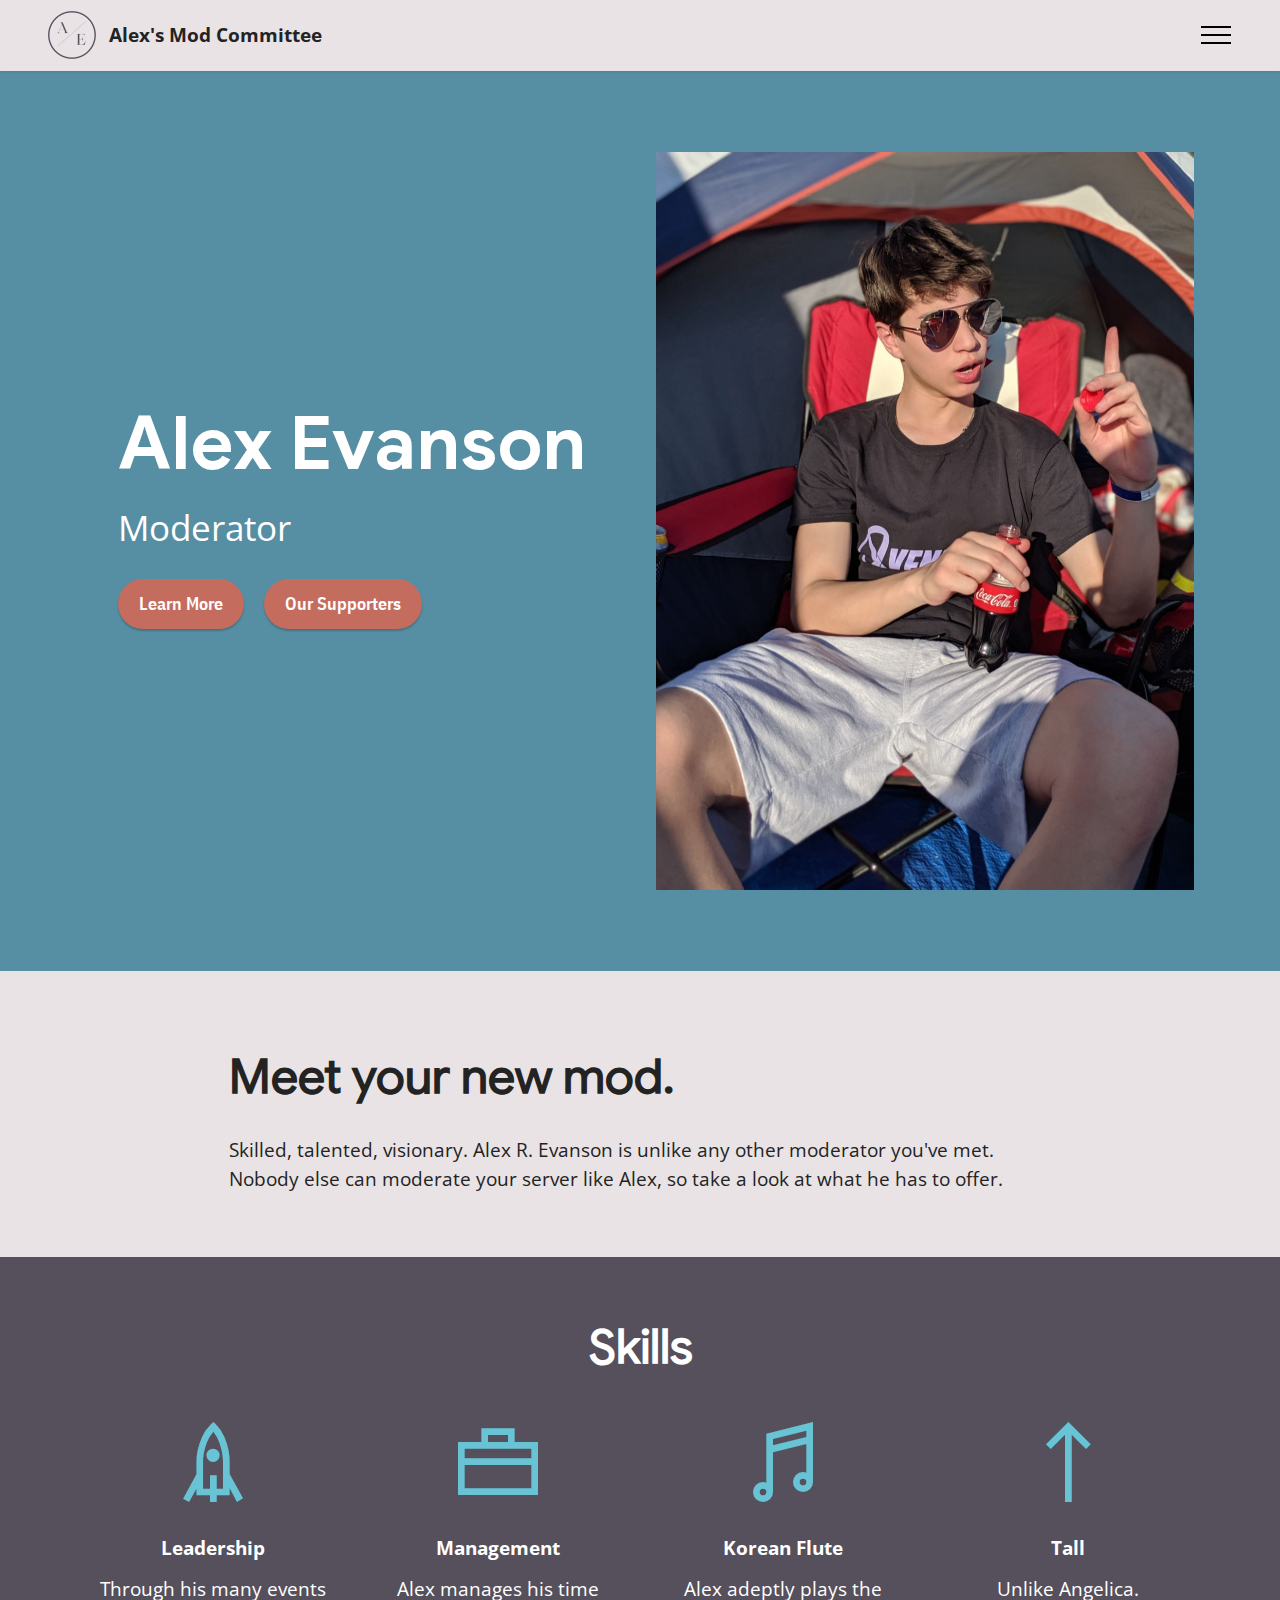
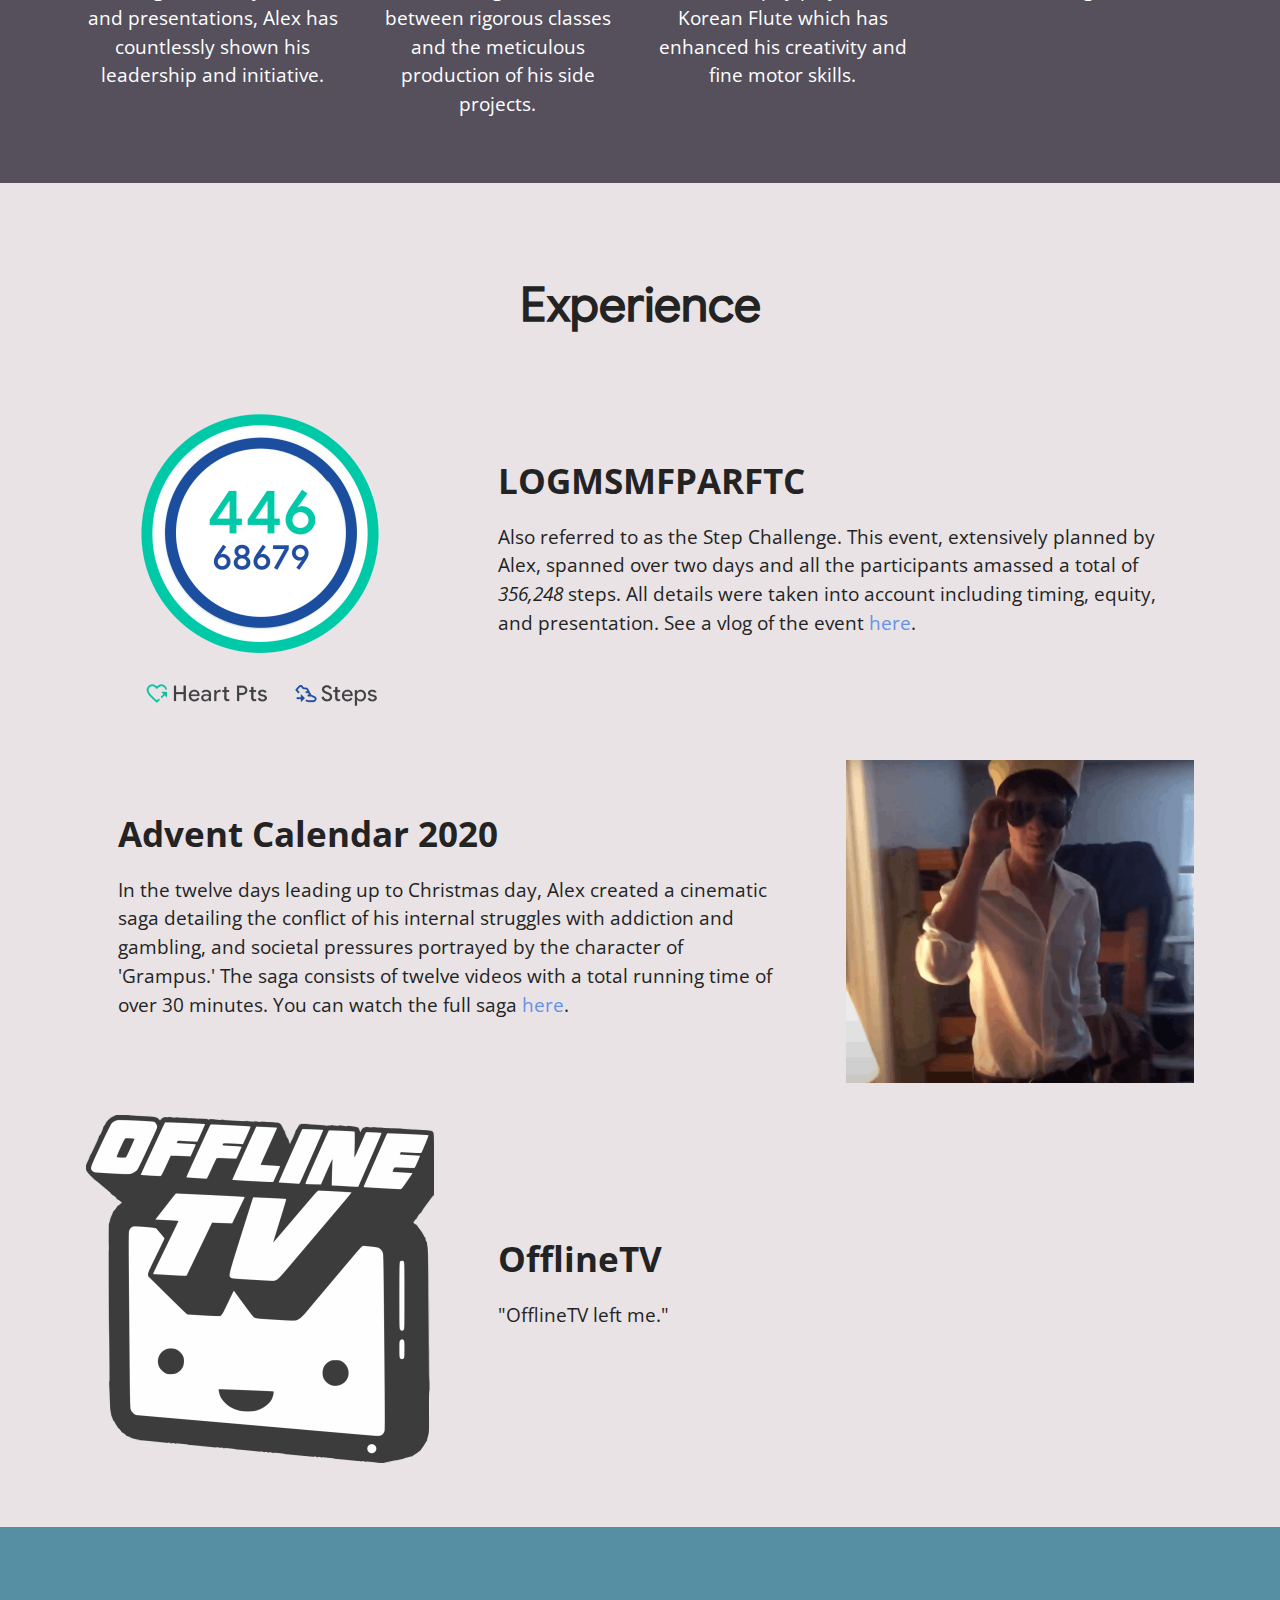
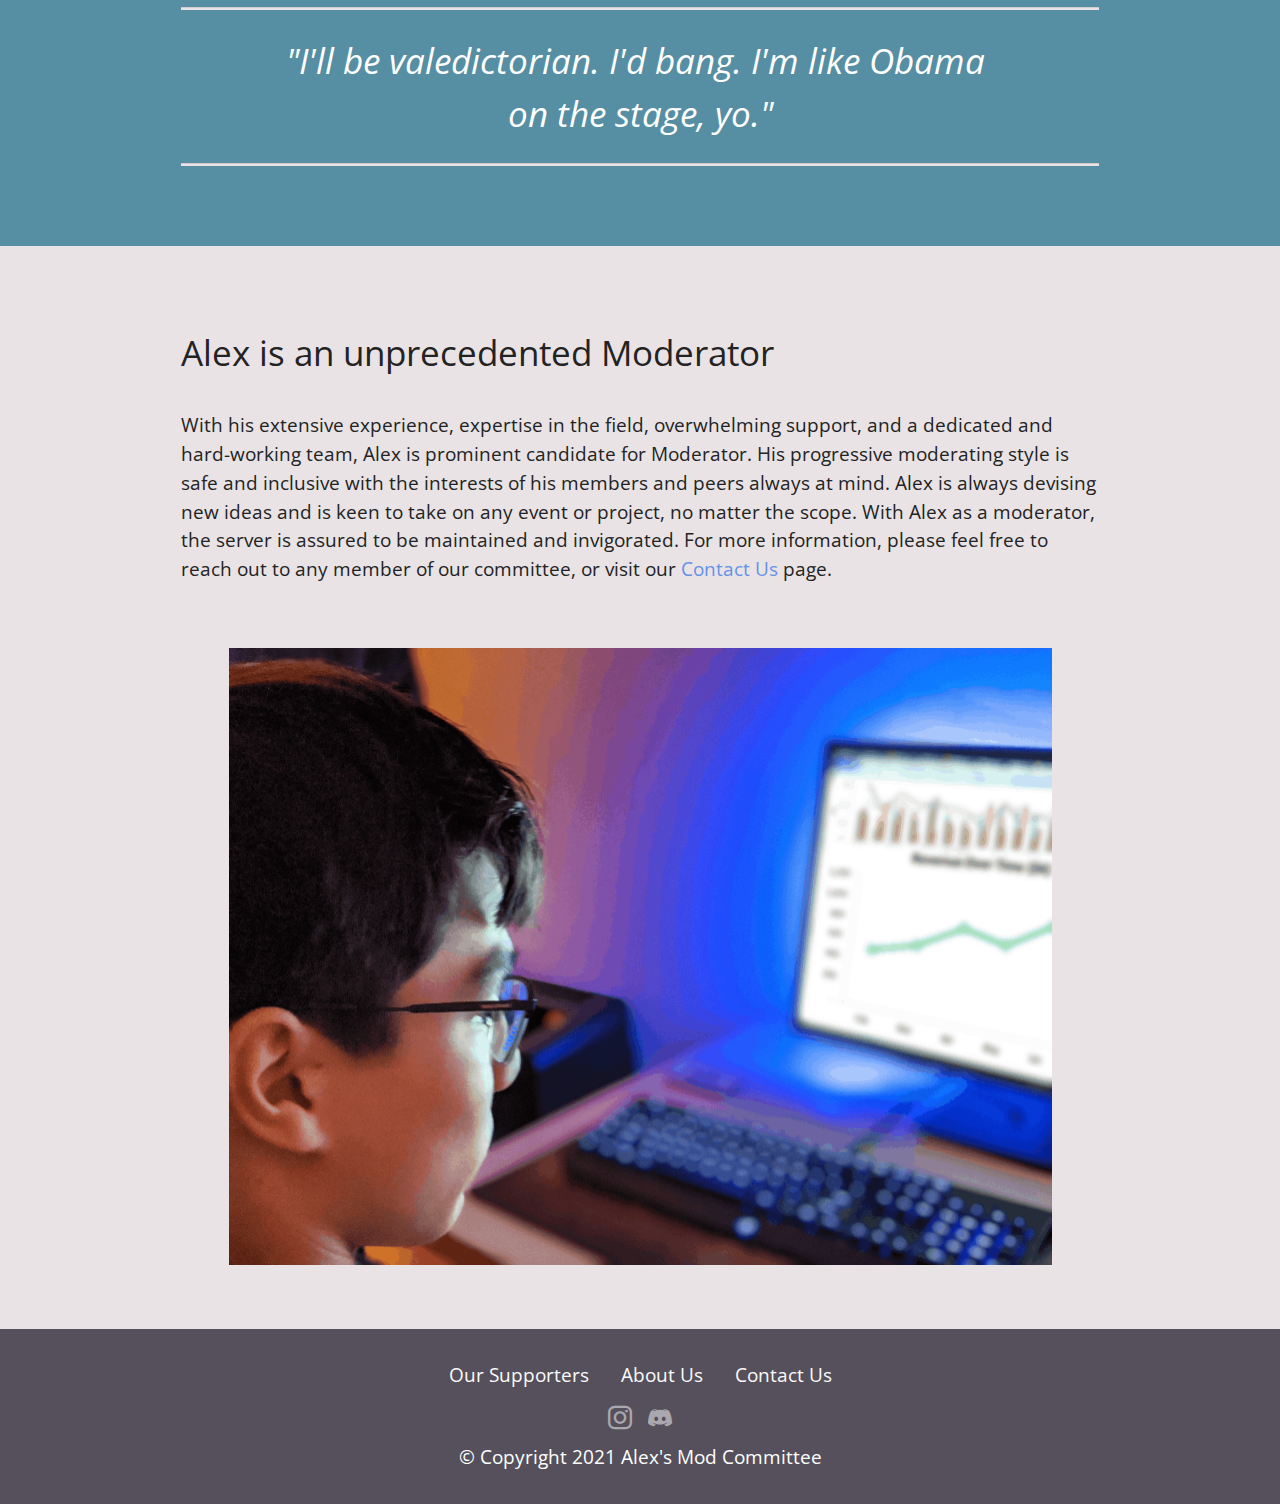
<file: index.html>
<!DOCTYPE html>
<html  >
<head>
  
  <meta charset="UTF-8">
  <meta http-equiv="X-UA-Compatible" content="IE=edge">
  
  <meta name="twitter:card" content="summary_large_image"/>
  <meta name="twitter:image:src" content="assets/images/index-meta.png">
  <meta property="og:image" content="assets/images/index-meta.png">
  <meta name="twitter:title" content="Home">
  <meta name="viewport" content="width=device-width, initial-scale=1, minimum-scale=1">
  <link rel="shortcut icon" href="assets/images/simple-brand-initials-logo-mark-2-128x128.png" type="image/x-icon">
  <meta name="description" content="">
  
  
  <title>Home</title>
  <link rel="stylesheet" href="assets/web/assets/mobirise-icons2/mobirise2.css">
  <link rel="stylesheet" href="assets/tether/tether.min.css">
  <link rel="stylesheet" href="assets/bootstrap/css/bootstrap.min.css">
  <link rel="stylesheet" href="assets/bootstrap/css/bootstrap-grid.min.css">
  <link rel="stylesheet" href="assets/bootstrap/css/bootstrap-reboot.min.css">
  <link rel="stylesheet" href="assets/dropdown/css/style.css">
  <link rel="stylesheet" href="assets/socicon/css/styles.css">
  <link rel="stylesheet" href="assets/theme/css/style.css">
  <link href="assets/fonts/style.css" rel="stylesheet">
  <link rel="preload" as="style" href="assets/mobirise/css/mbr-additional.css"><link rel="stylesheet" href="assets/mobirise/css/mbr-additional.css" type="text/css">
  
  
  
  
</head>
<body>
  
  <section class="menu menu1 cid-spxhBSCPjY" once="menu" id="menu1-13">
    

    <nav class="navbar navbar-dropdown navbar-fixed-top collapsed">
        <div class="container-fluid">
            <div class="navbar-brand">
                <span class="navbar-logo">
                    <a href="index.html">
                        <img src="assets/images/simple-brand-initials-logo-mark-96x96.png" alt="" style="height: 3rem;">
                    </a>
                </span>
                <span class="navbar-caption-wrap"><a class="navbar-caption text-black text-primary display-7" href="index.html">Alex's Mod Committee</a></span>
            </div>
            <button class="navbar-toggler" type="button" data-toggle="collapse" data-target="#navbarSupportedContent" aria-controls="navbarNavAltMarkup" aria-expanded="false" aria-label="Toggle navigation">
                <div class="hamburger">
                    <span></span>
                    <span></span>
                    <span></span>
                    <span></span>
                </div>
            </button>
            <div class="collapse navbar-collapse" id="navbarSupportedContent">
                <ul class="navbar-nav nav-dropdown nav-right" data-app-modern-menu="true"><li class="nav-item"><a class="nav-link link text-warning text-primary display-4" href="index.html"><span class="mobi-mbri mobi-mbri-home mbr-iconfont mbr-iconfont-btn"></span>
                            Home</a></li><li class="nav-item"><a class="nav-link link text-warning text-primary display-4" href="Supporters.html"><span class="mobi-mbri mobi-mbri-like mbr-iconfont mbr-iconfont-btn"></span>
                            Our Supporters</a></li><li class="nav-item"><a class="nav-link link text-warning text-primary display-4" href="Gallery.html"><span class="mobi-mbri mobi-mbri-photo mbr-iconfont mbr-iconfont-btn"></span>
                            Gallery</a></li>
                    <li class="nav-item"><a class="nav-link link text-warning text-primary display-4" href="About.html"><span class="mobi-mbri mobi-mbri-user mbr-iconfont mbr-iconfont-btn"></span>
                            About Us</a></li>
                    <li class="nav-item"><a class="nav-link link text-warning text-primary display-4" href="Contact.html"><span class="mobi-mbri mobi-mbri-letter mbr-iconfont mbr-iconfont-btn"></span>Contact Us</a>
                    </li></ul>
                
                
            </div>
        </div>
    </nav>
</section>

<section class="header14 cid-spvvI1En7K mbr-fullscreen" id="header14-k">

    

    

    <div class="container">
        <div class="row justify-content-center align-items-center">
            <div class="col-12 col-md-6 image-wrapper">
                <img src="assets/images/00100dportrait-00100-burst20190607191310770-cover-1076x1435.jpeg" alt="">
            </div>
            <div class="col-12 col-md">
                <div class="text-wrapper">
                    <h1 class="mbr-section-title mbr-fonts-style mb-3 display-1">
                        <strong>Alex Evanson</strong></h1>
                    <p class="mbr-text mbr-fonts-style display-5">
                        Moderator<br></p>
                    <div class="mbr-section-btn mt-3"><a class="btn btn-warning display-4" href="index.html#content1-8">Learn More</a> <a class="btn btn-warning display-4" href="Supporters.html">Our Supporters</a></div>
                </div>
            </div>
        </div>
    </div>
</section>

<section class="content1 cid-s48udlf8KU" id="content1-8">
    
    <div class="container">
        <div class="row justify-content-center">
            <div class="title col-12 col-md-9">
                <h3 class="mbr-section-title mbr-fonts-style align-center mb-4 display-2"><strong>Meet your new mod.</strong></h3>
                <h4 class="mbr-section-subtitle align-center mbr-fonts-style mb-4 display-7">Skilled, talented, visionary. Alex R. Evanson is unlike any other moderator you've met. Nobody else can moderate your server like Alex, so take a look at what he has to offer.</h4>
                
            </div>
        </div>
    </div>
</section>

<section class="features1 cid-spxJGU3XjT" id="features1-18">
    

    
    <div class="container">
        <div class="row">
            <div class="col-12">
                <h3 class="mbr-section-title mbr-fonts-style align-center mb-0 display-2">
                    <strong>Skills</strong></h3>
                
            </div>
        </div>
        <div class="row">
            <div class="card col-12 col-md-6 col-lg-3">
                <div class="card-wrapper">
                    <div class="card-box align-center">
                        <div class="iconfont-wrapper">
                            <span class="mbr-iconfont mobi-mbri-rocket mobi-mbri"></span>
                        </div>
                        <h5 class="card-title mbr-fonts-style display-7"><strong>Leadership</strong></h5>
                        <p class="card-text mbr-fonts-style display-7">Through his many events and presentations, Alex has countlessly shown his leadership and initiative.</p>
                    </div>
                </div>
            </div>
            <div class="card col-12 col-md-6 col-lg-3">
                <div class="card-wrapper">
                    <div class="card-box align-center">
                        <div class="iconfont-wrapper">
                            <span class="mbr-iconfont mobi-mbri-briefcase mobi-mbri"></span>
                        </div>
                        <h5 class="card-title mbr-fonts-style display-7"><strong>Management</strong></h5>
                        <p class="card-text mbr-fonts-style display-7">Alex manages his time between rigorous classes and the meticulous production of his side projects.</p>
                    </div>
                </div>
            </div>
            <div class="card col-12 col-md-6 col-lg-3">
                <div class="card-wrapper">
                    <div class="card-box align-center">
                        <div class="iconfont-wrapper">
                            <span class="mbr-iconfont mobi-mbri-music mobi-mbri"></span>
                        </div>
                        <h5 class="card-title mbr-fonts-style display-7"><strong>Korean Flute</strong></h5>
                        <p class="card-text mbr-fonts-style display-7">Alex adeptly plays the Korean Flute which has enhanced his creativity and fine motor skills.</p>
                    </div>
                </div>
            </div>
            <div class="card col-12 col-md-6 col-lg-3">
                <div class="card-wrapper">
                    <div class="card-box align-center">
                        <div class="iconfont-wrapper">
                            <span class="mbr-iconfont mobi-mbri-up mobi-mbri"></span>
                        </div>
                        <h5 class="card-title mbr-fonts-style display-7"><strong>Tall</strong></h5>
                        <p class="card-text mbr-fonts-style display-7">Unlike Angelica.</p>
                    </div>
                </div>
            </div>
        </div>
    </div>
</section>

<section class="content4 cid-spxAxBpTaj" id="content4-16">
    
    
    <div class="container">
        <div class="row justify-content-center">
            <div class="title col-md-12 col-lg-10">
                <h3 class="mbr-section-title mbr-fonts-style align-center mb-4 display-2">
                    <strong>Experience</strong></h3>
                
                
            </div>
        </div>
    </div>
</section>

<section class="image1 cid-spx9zISmTA" id="image1-s">
    

    

    <div class="container">
        <div class="row align-items-center">
            <div class="col-12 col-lg-4">
                <div class="image-wrapper">
                    <img src="assets/images/screenshot-20210220-154915-696x696.png" alt="">
                    
                </div>
            </div>
            <div class="col-12 col-lg">
                <div class="text-wrapper">
                    <h3 class="mbr-section-title mbr-fonts-style mb-3 display-5">
                        <strong>LOGMSMFPARFTC</strong></h3>
                    <p class="mbr-text mbr-fonts-style display-7">
                        Also referred to as the Step Challenge. This event, extensively planned by Alex, spanned over two days and all the participants amassed a total of <em>356,248</em>&nbsp;steps. All details were taken into account including timing, equity, and presentation. See a vlog of the event <a href="https://youtu.be/kZ5BLVOJj1I" class="text-primary" target="_blank">here</a>.</p>
                </div>
            </div>
        </div>
    </div>
</section>

<section class="image2 cid-spx9AqTlF1" id="image2-t">
    

    

    <div class="container">
        <div class="row align-items-center">
            <div class="col-12 col-lg-4">
                <div class="image-wrapper">
                    <img src="assets/images/02-20-15-18-28-chrome-696x646.png" alt="">
                    
                </div>
            </div>
            <div class="col-12 col-lg">
                <div class="text-wrapper">
                    <h3 class="mbr-section-title mbr-fonts-style mb-3 display-5">
                        <strong>Advent Calendar 2020</strong></h3>
                    <p class="mbr-text mbr-fonts-style display-7">
                        In the twelve days leading up to Christmas day, Alex created a cinematic saga detailing the conflict of his internal struggles with addiction and gambling, and societal pressures portrayed by the character of 'Grampus.' The saga consists of twelve videos with a total running time of over 30 minutes. You can watch the full saga <a href="https://youtu.be/1eZ8ZAAWkyM" class="text-primary" target="_blank">here</a>.</p>
                </div>
            </div>
        </div>
    </div>
</section>

<section class="image1 cid-spx9BqVu6r" id="image1-u">
    

    

    <div class="container">
        <div class="row align-items-center">
            <div class="col-12 col-lg-4">
                <div class="image-wrapper">
                    <img src="assets/images/1200px-offline-tv-logo.svg-1-696x696.png" alt="">
                    
                </div>
            </div>
            <div class="col-12 col-lg">
                <div class="text-wrapper">
                    <h3 class="mbr-section-title mbr-fonts-style mb-3 display-5">
                        <strong>OfflineTV</strong></h3>
                    <p class="mbr-text mbr-fonts-style display-7">
                        "OfflineTV left me."</p>
                </div>
            </div>
        </div>
    </div>
</section>

<section class="content6 cid-spxOrrIN3D" id="content6-1e">
    
    <div class="container">
        <div class="row justify-content-center">
            <div class="col-md-12 col-lg-10">
                <hr class="line">
                <p class="mbr-text align-center mbr-fonts-style my-4 display-5"><em>"I'll be valedictorian. I'd bang. I'm like Obama&nbsp;<br>on the stage, yo."</em></p>
                <hr class="line">
            </div>
        </div>
    </div>
</section>

<section class="content5 cid-spxLOJ3pTb" id="content5-1b">
    
    <div class="container">
        <div class="row justify-content-center">
            <div class="col-md-12 col-lg-10">
                
                <h4 class="mbr-section-subtitle mbr-fonts-style mb-4 display-5">
                    Alex is an unprecedented Moderator</h4>
                <p class="mbr-text mbr-fonts-style display-7">
                    With his extensive experience, expertise in the field, overwhelming support, and a dedicated and hard-working team, Alex is prominent candidate for Moderator. His progressive moderating style is safe and inclusive with the interests of his members and peers always at mind. Alex is always devising new ideas and is keen to take on any event or project, no matter the scope. With Alex as a moderator, the server is assured to be maintained and invigorated. For more information, please feel free to reach out to any member of our committee, or visit our <a href="Contact.html" class="text-primary">Contact Us</a> page.</p>
            </div>
        </div>
    </div>
</section>

<section class="image3 cid-s48upRUlSD" id="image3-9">
    

    

    <div class="container">
        <div class="row justify-content-center">
            <div class="col-12 col-lg-9">
                <div class="image-wrapper">
                    <img src="assets/images/00100lportrait-00100-burst20191208131859173-cover-1646x1235.png" alt="">
                    
                </div>
            </div>
        </div>
    </div>
</section>

<section class="footer3 cid-spxb9u71GS" once="footers" id="footer3-v">

    

    

    <div class="container">
        <div class="media-container-row align-center mbr-white">
            <div class="row row-links">
                <ul class="foot-menu">
                    
                    
                    
                    
                    
                <li class="foot-menu-item mbr-fonts-style display-7"><a href="Supporters.html" class="text-white">Our Supporters</a></li><li class="foot-menu-item mbr-fonts-style display-7"><a href="About.html" class="text-white">About Us</a></li><li class="foot-menu-item mbr-fonts-style display-7">
                        <a class="text-white text-primary" href="Contact.html"></a><a href="Contact.html" class="text-white">Contact Us
                    </a></li></ul>
            </div>
            <div class="row social-row">
                <div class="social-list align-right pb-2">
                    
                    
                    
                    
                    
                    
                <div class="soc-item">
                        <a href="https://twitter.com/mobirise" target="_blank">
                            <span class="mbr-iconfont mbr-iconfont-social socicon-instagram socicon"></span>
                        </a>
                    </div><div class="soc-item">
                        <a href="https://www.facebook.com/pages/Mobirise/1616226671953247" target="_blank">
                            <span class="mbr-iconfont mbr-iconfont-social socicon-discord socicon"></span>
                        </a>
                    </div></div>
            </div>
            <div class="row row-copirayt">
                <p class="mbr-text mb-0 mbr-fonts-style mbr-white align-center display-7">
                    © Copyright 2021 Alex's Mod Committee</p>
            </div>
        </div>
    </div>
</section><section id="top-1" hidden><a href="https://mobirise.site"></a></section><script src="assets/web/assets/jquery/jquery.min.js"></script>  <script src="assets/popper/popper.min.js"></script>  <script src="assets/tether/tether.min.js"></script>  <script src="assets/bootstrap/js/bootstrap.min.js"></script>  <script src="assets/smoothscroll/smooth-scroll.js"></script>  <script src="assets/dropdown/js/nav-dropdown.js"></script>  <script src="assets/dropdown/js/navbar-dropdown.js"></script>  <script src="assets/touchswipe/jquery.touch-swipe.min.js"></script>  <script src="assets/theme/js/script.js"></script>  
  
  
</body>
</html>
</file>
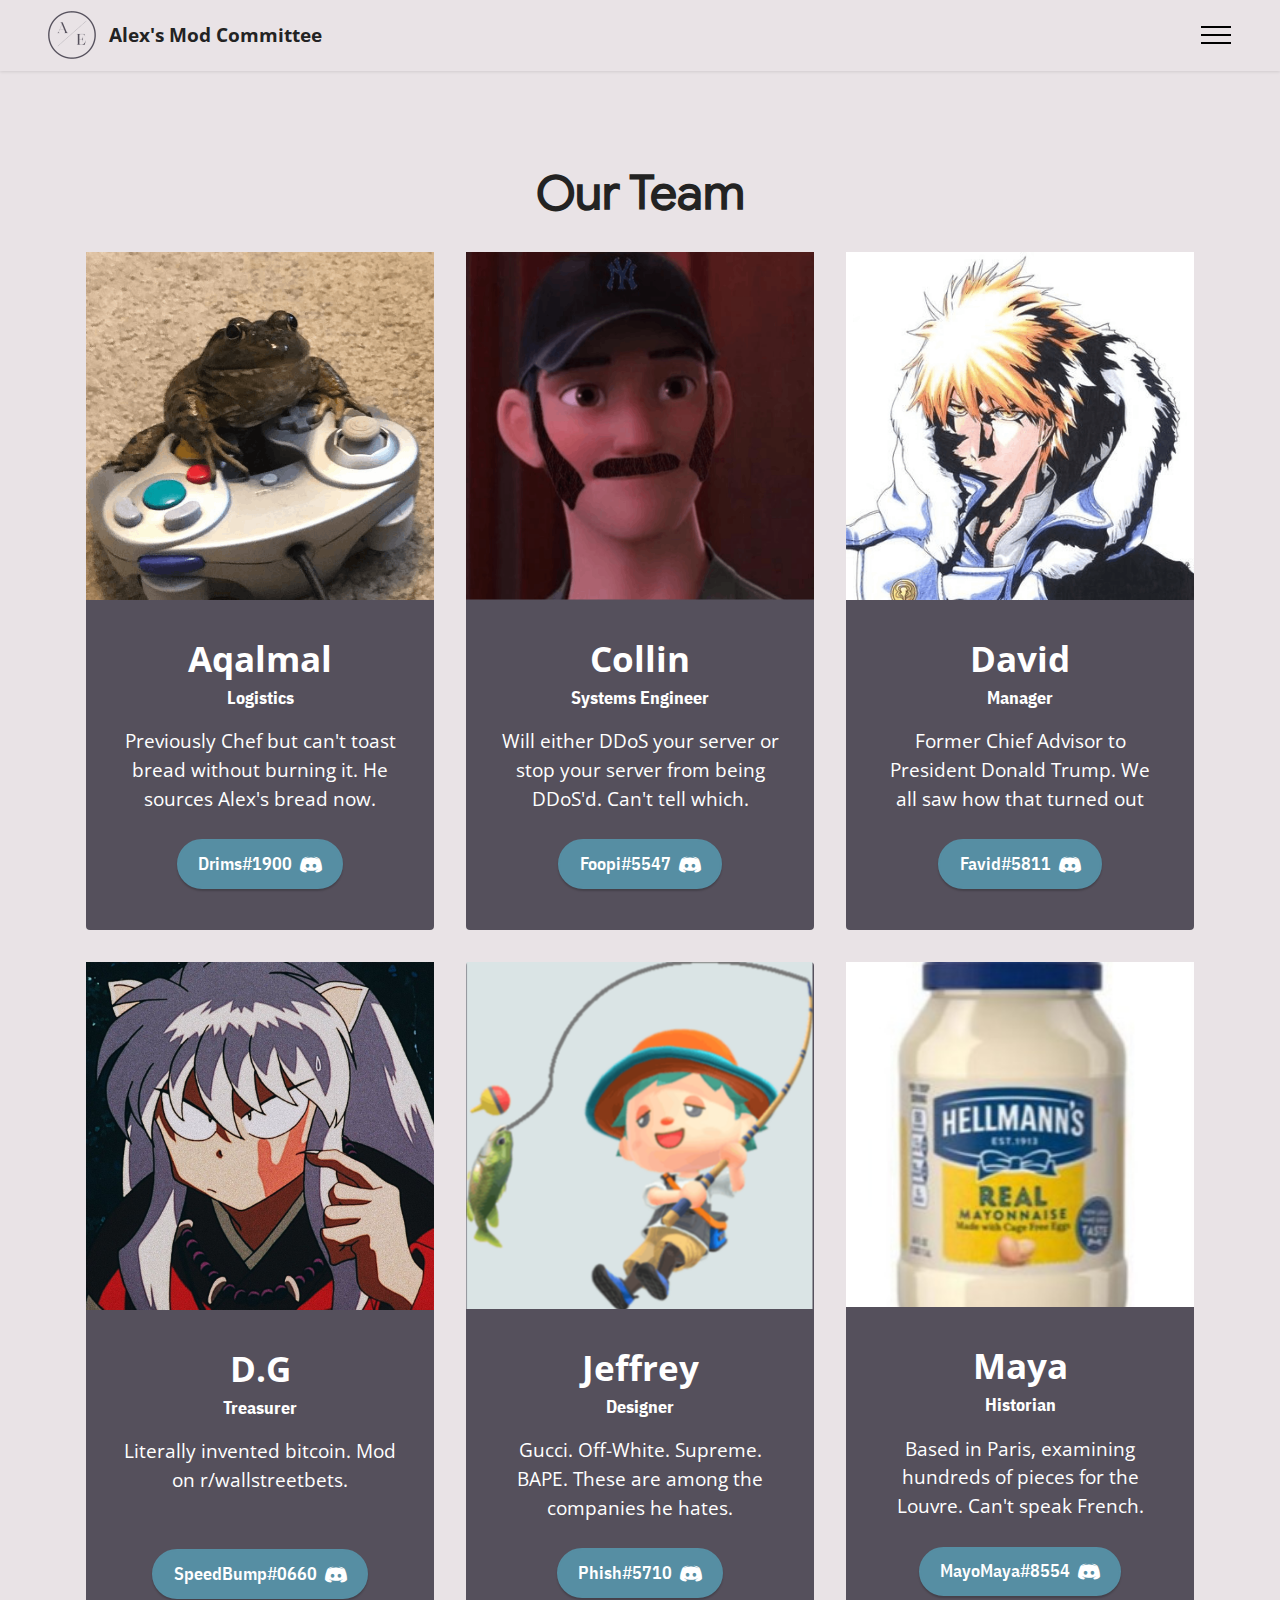
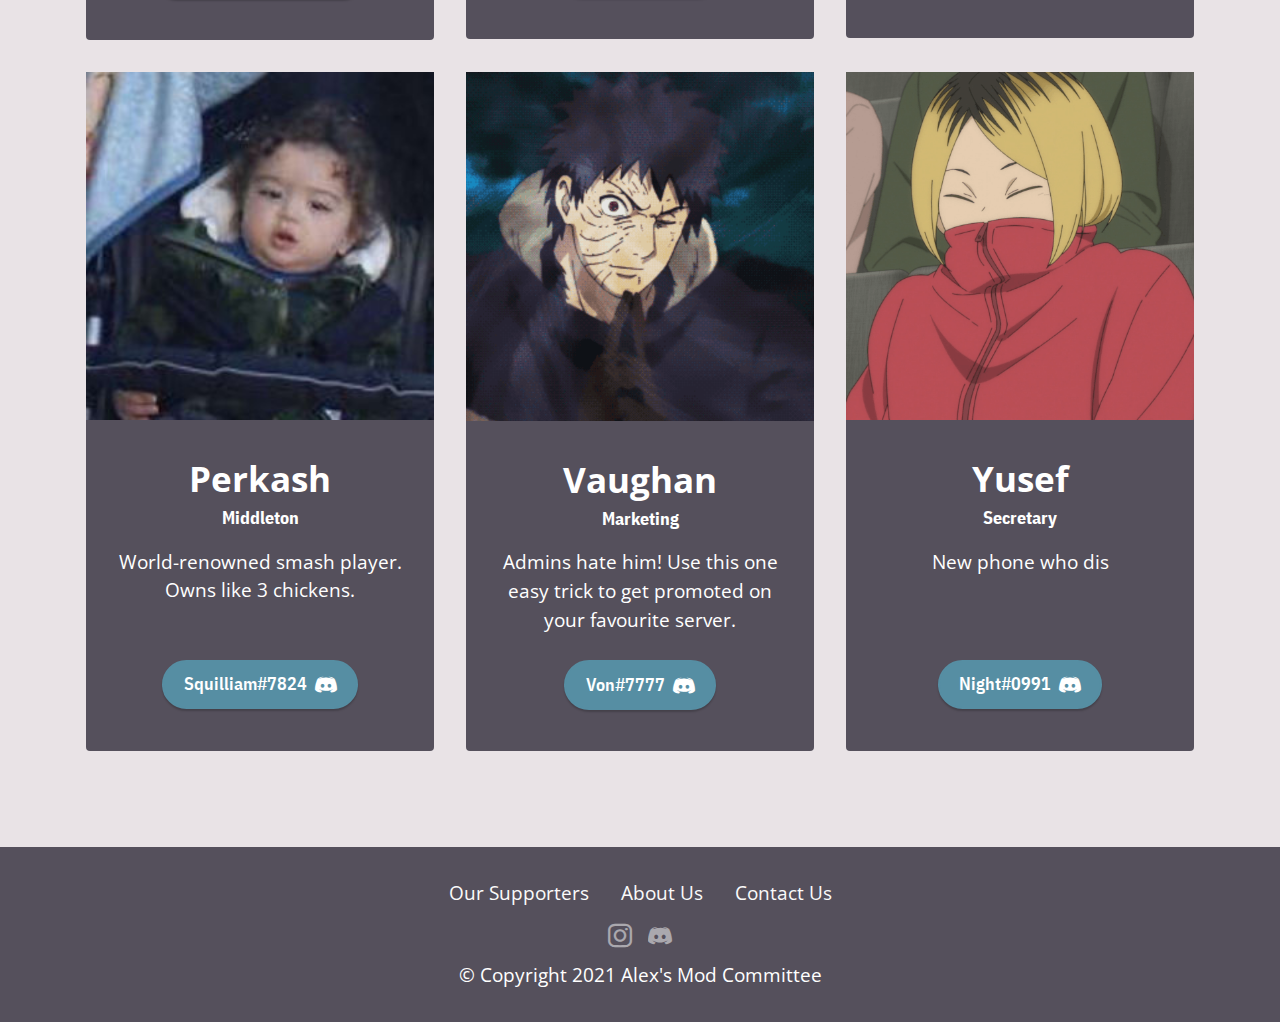
<file: About.html>
<!DOCTYPE html>
<html  >
<head>
  
  <meta charset="UTF-8">
  <meta http-equiv="X-UA-Compatible" content="IE=edge">
  
  <meta name="viewport" content="width=device-width, initial-scale=1, minimum-scale=1">
  <link rel="shortcut icon" href="assets/images/simple-brand-initials-logo-mark-2-128x128.png" type="image/x-icon">
  <meta name="description" content="">
  
  
  <title>About Us</title>
  <link rel="stylesheet" href="assets/web/assets/mobirise-icons2/mobirise2.css">
  <link rel="stylesheet" href="assets/tether/tether.min.css">
  <link rel="stylesheet" href="assets/bootstrap/css/bootstrap.min.css">
  <link rel="stylesheet" href="assets/bootstrap/css/bootstrap-grid.min.css">
  <link rel="stylesheet" href="assets/bootstrap/css/bootstrap-reboot.min.css">
  <link rel="stylesheet" href="assets/dropdown/css/style.css">
  <link rel="stylesheet" href="assets/socicon/css/styles.css">
  <link rel="stylesheet" href="assets/theme/css/style.css">
  <link href="assets/fonts/style.css" rel="stylesheet">
  <link rel="preload" as="style" href="assets/mobirise/css/mbr-additional.css"><link rel="stylesheet" href="assets/mobirise/css/mbr-additional.css" type="text/css">
  
  
  
  
</head>
<body>
  
  <section class="menu menu1 cid-spxhBSCPjY" once="menu" id="menu1-13">
    

    <nav class="navbar navbar-dropdown collapsed">
        <div class="container-fluid">
            <div class="navbar-brand">
                <span class="navbar-logo">
                    <a href="index.html">
                        <img src="assets/images/simple-brand-initials-logo-mark-96x96.png" alt="" style="height: 3rem;">
                    </a>
                </span>
                <span class="navbar-caption-wrap"><a class="navbar-caption text-black text-primary display-7" href="index.html">Alex's Mod Committee</a></span>
            </div>
            <button class="navbar-toggler" type="button" data-toggle="collapse" data-target="#navbarSupportedContent" aria-controls="navbarNavAltMarkup" aria-expanded="false" aria-label="Toggle navigation">
                <div class="hamburger">
                    <span></span>
                    <span></span>
                    <span></span>
                    <span></span>
                </div>
            </button>
            <div class="collapse navbar-collapse" id="navbarSupportedContent">
                <ul class="navbar-nav nav-dropdown nav-right" data-app-modern-menu="true"><li class="nav-item"><a class="nav-link link text-warning text-primary display-4" href="index.html"><span class="mobi-mbri mobi-mbri-home mbr-iconfont mbr-iconfont-btn"></span>
                            Home</a></li><li class="nav-item"><a class="nav-link link text-warning text-primary display-4" href="Supporters.html"><span class="mobi-mbri mobi-mbri-like mbr-iconfont mbr-iconfont-btn"></span>
                            Our Supporters</a></li><li class="nav-item"><a class="nav-link link text-warning text-primary display-4" href="Gallery.html"><span class="mobi-mbri mobi-mbri-photo mbr-iconfont mbr-iconfont-btn"></span>
                            Gallery</a></li>
                    <li class="nav-item"><a class="nav-link link text-warning text-primary display-4" href="About.html"><span class="mobi-mbri mobi-mbri-user mbr-iconfont mbr-iconfont-btn"></span>
                            About Us</a></li>
                    <li class="nav-item"><a class="nav-link link text-warning text-primary display-4" href="Contact.html"><span class="mobi-mbri mobi-mbri-letter mbr-iconfont mbr-iconfont-btn"></span>Contact Us</a>
                    </li></ul>
                
                
            </div>
        </div>
    </nav>
</section>

<section class="team1 cid-spvFIFwbhR" id="team1-o">
    

    
    <div class="container">
        <div class="row justify-content-center">
            <div class="col-12">
                <h3 class="mbr-section-title mbr-fonts-style align-center mb-4 display-2">
                    <strong>Our Team</strong>
                </h3>
                
            </div>
            <div class="col-sm-6 col-lg-4">
                <div class="card-wrap">
                    <div class="image-wrap">
                        <img src="assets/images/9f5ce7a3ee4caae846880a1380c0890a-654x654.png" alt="">
                    </div>
                    <div class="content-wrap">
                        <h5 class="mbr-section-title card-title mbr-fonts-style align-center m-0 display-5">
                            <strong>Aqalmal</strong></h5>
                        <h6 class="mbr-role mbr-fonts-style align-center mb-3 display-4">
                            <strong>Logistics</strong></h6>
                        <p class="card-text mbr-fonts-style align-center display-7">
                            Previously Chef but can't toast bread without burning it. He sources Alex's bread now.<br>
                        </p>
                        
                        <div class="mbr-section-btn card-btn align-center"><a class="btn btn-secondary display-4" href="https://discord.com/users/337723542328049664" target="_blank"><span class="socicon socicon-discord mbr-iconfont mbr-iconfont-btn"></span>Drims#1900</a></div>
                    </div>
                </div>
            </div>

            <div class="col-sm-6 col-lg-4">
                <div class="card-wrap">
                    <div class="image-wrap">
                        <img src="assets/images/8781f31857b482ee6aa2948e9bacf86c-696x696.png" alt="">
                    </div>
                    <div class="content-wrap">
                        <h5 class="mbr-section-title card-title mbr-fonts-style align-center m-0 display-5"><strong>Collin</strong></h5>
                        <h6 class="mbr-role mbr-fonts-style align-center mb-3 display-4">
                            <strong>Systems Engineer</strong></h6>
                        <p class="card-text mbr-fonts-style align-center display-7">
                            Will either DDoS your server or stop your server from being DDoS'd. Can't tell which.</p>
                        
                        <div class="mbr-section-btn card-btn align-center"><a class="btn btn-secondary display-4" href="https://discord.com/users/295306041074253828" target="_blank"><span class="socicon socicon-discord mbr-iconfont mbr-iconfont-btn"></span>Foopi#5547</a></div>
                    </div>
                </div>
            </div>

            <div class="col-sm-6 col-lg-4">
                <div class="card-wrap">
                    <div class="image-wrap">
                        <img src="assets/images/02f697103e163eb97ba765dade4a721b-400x400.png" alt="">
                    </div>
                    <div class="content-wrap">
                        <h5 class="mbr-section-title card-title mbr-fonts-style align-center m-0 display-5">
                            <strong>David</strong></h5>
                        <h6 class="mbr-role mbr-fonts-style align-center mb-3 display-4">
                            <strong>Manager</strong></h6>
                        <p class="card-text mbr-fonts-style align-center display-7">
                            Former Chief Advisor to President Donald Trump. We all saw how that turned out</p>
                        
                        <div class="mbr-section-btn card-btn align-center"><a class="btn btn-secondary display-4" href="https://discord.com/users/224620003251585025" target="_blank"><span class="socicon socicon-discord mbr-iconfont mbr-iconfont-btn"></span>Favid#5811</a></div>
                    </div>
                </div>
            </div>

            
        </div>
    </div>
</section>

<section class="team1 cid-spvFWNCxM9" id="team1-q">
    

    
    <div class="container">
        <div class="row justify-content-center">
            
            <div class="col-sm-6 col-lg-4">
                <div class="card-wrap">
                    <div class="image-wrap">
                        <img src="assets/images/5d10b9aaeca3472125f2e0868da1a7fd.png" alt="">
                    </div>
                    <div class="content-wrap">
                        <h5 class="mbr-section-title card-title mbr-fonts-style align-center m-0 display-5">
                            <strong>D.G</strong></h5>
                        <h6 class="mbr-role mbr-fonts-style align-center mb-3 display-4">
                            <strong>Treasurer</strong></h6>
                        <p class="card-text mbr-fonts-style align-center display-7">Literally invented bitcoin. Mod on r/wallstreetbets.
                        <br><br></p>
                        
                        <div class="mbr-section-btn card-btn align-center"><a class="btn btn-secondary display-4" href="https://discord.com/users/585656088859246592" target="_blank"><span class="socicon socicon-discord mbr-iconfont mbr-iconfont-btn"></span>SpeedBump#0660</a></div>
                    </div>
                </div>
            </div>

            <div class="col-sm-6 col-lg-4">
                <div class="card-wrap">
                    <div class="image-wrap">
                        <img src="assets/images/a34bbd1645ad19335acbc719bfe41655-341x341.png" alt="">
                    </div>
                    <div class="content-wrap">
                        <h5 class="mbr-section-title card-title mbr-fonts-style align-center m-0 display-5">
                            <strong>Jeffrey</strong></h5>
                        <h6 class="mbr-role mbr-fonts-style align-center mb-3 display-4">
                            <strong>Designer</strong></h6>
                        <p class="card-text mbr-fonts-style align-center display-7">
                            Gucci. Off-White. Supreme. BAPE. These are among the companies he hates.</p>
                        
                        <div class="mbr-section-btn card-btn align-center"><a class="btn btn-secondary display-4" href="https://discord.com/users/110444356594343936" target="_blank"><span class="socicon socicon-discord mbr-iconfont mbr-iconfont-btn"></span>Phish#5710</a></div>
                    </div>
                </div>
            </div>

            <div class="col-sm-6 col-lg-4">
                <div class="card-wrap">
                    <div class="image-wrap">
                        <img src="assets/images/4800a149bce8de31f077db49f9116e2d-1-255x255.jpeg" alt="">
                    </div>
                    <div class="content-wrap">
                        <h5 class="mbr-section-title card-title mbr-fonts-style align-center m-0 display-5">
                            <strong>Maya</strong></h5>
                        <h6 class="mbr-role mbr-fonts-style align-center mb-3 display-4">
                            <strong>Historian</strong></h6>
                        <p class="card-text mbr-fonts-style align-center display-7">Based in Paris, examining hundreds of pieces for the Louvre. Can't speak French.</p>
                        
                        <div class="mbr-section-btn card-btn align-center"><a class="btn btn-secondary display-4" href="https://discord.com/users/601253441746108431" target="_blank"><span class="socicon socicon-discord mbr-iconfont mbr-iconfont-btn"></span>MayoMaya#8554</a></div>
                    </div>
                </div>
            </div>

            
        </div>
    </div>
</section>

<section class="team1 cid-spvFX8UeEm" id="team1-r">
    

    
    <div class="container">
        <div class="row justify-content-center">
            
            <div class="col-sm-6 col-lg-4">
                <div class="card-wrap">
                    <div class="image-wrap">
                        <img src="assets/images/b1b1a36aec1ccdd713dac3caa27c267f-256x256.jpg" alt="">
                    </div>
                    <div class="content-wrap">
                        <h5 class="mbr-section-title card-title mbr-fonts-style align-center m-0 display-5">
                            <strong>Perkash</strong></h5>
                        <h6 class="mbr-role mbr-fonts-style align-center mb-3 display-4">
                            <strong>Middleton</strong></h6>
                        <p class="card-text mbr-fonts-style align-center display-7">
                            World-renowned smash player. Owns like 3 chickens.
                        <br><br></p>
                        
                        <div class="mbr-section-btn card-btn align-center"><a class="btn btn-secondary display-4" href="https://discord.com/users/396105550103969795" target="_blank"><span class="socicon socicon-discord mbr-iconfont mbr-iconfont-btn"></span>Squilliam#7824</a></div>
                    </div>
                </div>
            </div>

            <div class="col-sm-6 col-lg-4">
                <div class="card-wrap">
                    <div class="image-wrap">
                        <img src="assets/images/02-20-01-40-31-chrome-560x561.png" alt="">
                    </div>
                    <div class="content-wrap">
                        <h5 class="mbr-section-title card-title mbr-fonts-style align-center m-0 display-5">
                            <strong>Vaughan</strong></h5>
                        <h6 class="mbr-role mbr-fonts-style align-center mb-3 display-4">
                            <strong>Marketing</strong></h6>
                        <p class="card-text mbr-fonts-style align-center display-7">Admins hate him! Use this one easy trick to get promoted on your favourite server.</p>
                        
                        <div class="mbr-section-btn card-btn align-center"><a class="btn btn-secondary display-4" href="https://discord.com/users/194995796259635200" target="_blank"><span class="socicon socicon-discord mbr-iconfont mbr-iconfont-btn"></span>Von#7777</a></div>
                    </div>
                </div>
            </div>

            <div class="col-sm-6 col-lg-4">
                <div class="card-wrap">
                    <div class="image-wrap">
                        <img src="assets/images/44ccbfa378608de6316003651f6053d2-525x525.png" alt="">
                    </div>
                    <div class="content-wrap">
                        <h5 class="mbr-section-title card-title mbr-fonts-style align-center m-0 display-5">
                            <strong>Yusef</strong></h5>
                        <h6 class="mbr-role mbr-fonts-style align-center mb-3 display-4">
                            <strong>Secretary</strong></h6>
                        <p class="card-text mbr-fonts-style align-center display-7">
                            New phone who dis<br><br><br></p>
                        
                        <div class="mbr-section-btn card-btn align-center"><a class="btn btn-secondary display-4" href="https://discord.com/users/342478307234938883" target="_blank"><span class="socicon socicon-discord mbr-iconfont mbr-iconfont-btn"></span>Night#0991</a></div>
                    </div>
                </div>
            </div>

            
        </div>
    </div>
</section>

<section class="footer3 cid-spxb9u71GS" once="footers" id="footer3-v">

    

    

    <div class="container">
        <div class="media-container-row align-center mbr-white">
            <div class="row row-links">
                <ul class="foot-menu">
                    
                    
                    
                    
                    
                <li class="foot-menu-item mbr-fonts-style display-7"><a href="Supporters.html" class="text-white">Our Supporters</a></li><li class="foot-menu-item mbr-fonts-style display-7"><a href="About.html" class="text-white">About Us</a></li><li class="foot-menu-item mbr-fonts-style display-7">
                        <a class="text-white text-primary" href="Contact.html"></a><a href="Contact.html" class="text-white">Contact Us
                    </a></li></ul>
            </div>
            <div class="row social-row">
                <div class="social-list align-right pb-2">
                    
                    
                    
                    
                    
                    
                <div class="soc-item">
                        <a href="https://twitter.com/mobirise" target="_blank">
                            <span class="mbr-iconfont mbr-iconfont-social socicon-instagram socicon"></span>
                        </a>
                    </div><div class="soc-item">
                        <a href="https://www.facebook.com/pages/Mobirise/1616226671953247" target="_blank">
                            <span class="mbr-iconfont mbr-iconfont-social socicon-discord socicon"></span>
                        </a>
                    </div></div>
            </div>
            <div class="row row-copirayt">
                <p class="mbr-text mb-0 mbr-fonts-style mbr-white align-center display-7">
                    © Copyright 2021 Alex's Mod Committee</p>
            </div>
        </div>
    </div>
</section><section id="top-1" hidden><a href="https://mobirise.site"></a></section><script src="assets/web/assets/jquery/jquery.min.js"></script>  <script src="assets/popper/popper.min.js"></script>  <script src="assets/tether/tether.min.js"></script>  <script src="assets/bootstrap/js/bootstrap.min.js"></script>  <script src="assets/smoothscroll/smooth-scroll.js"></script>  <script src="assets/dropdown/js/nav-dropdown.js"></script>  <script src="assets/dropdown/js/navbar-dropdown.js"></script>  <script src="assets/touchswipe/jquery.touch-swipe.min.js"></script>  <script src="assets/theme/js/script.js"></script>  
  
  
</body>
</html>
</file>
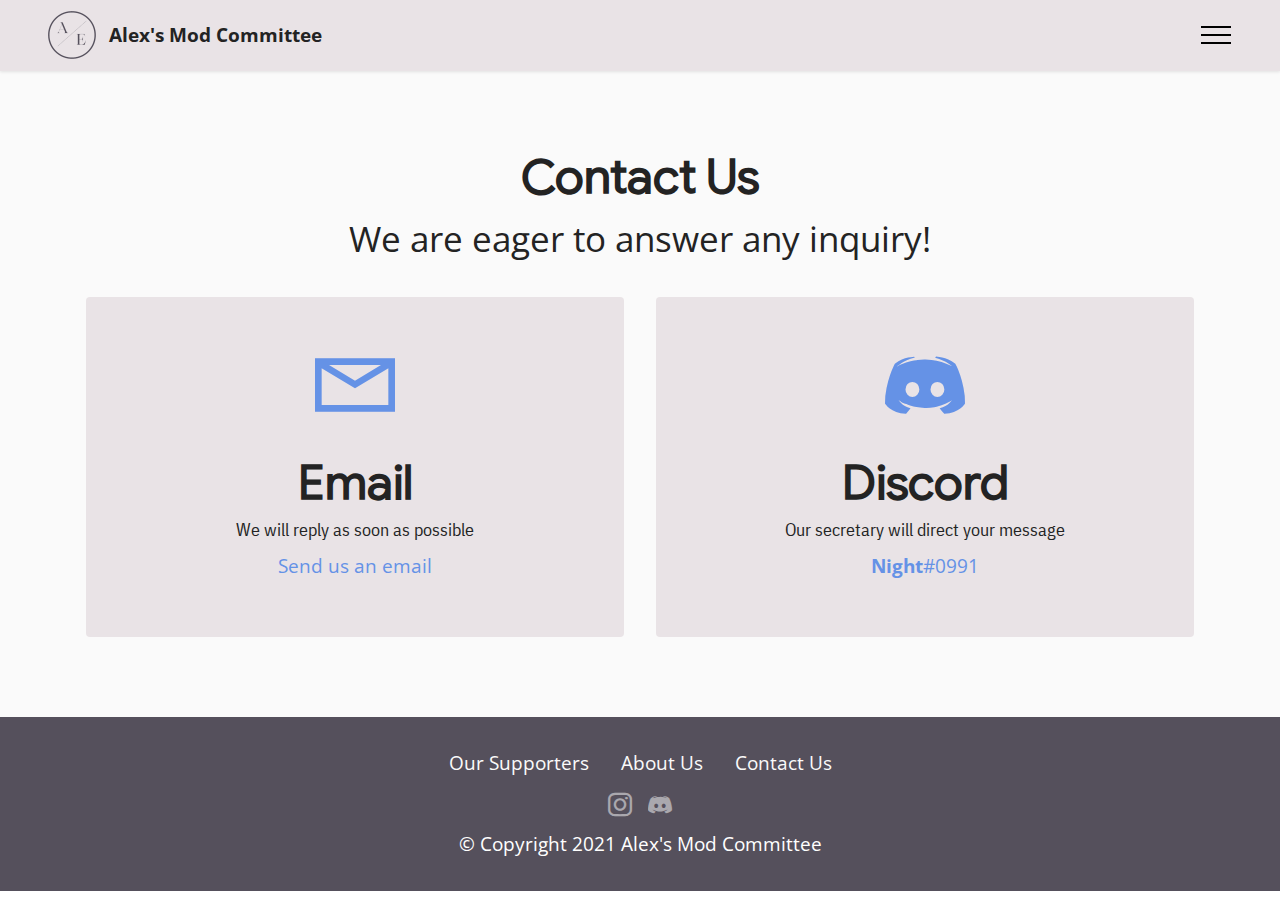
<file: Contact.html>
<!DOCTYPE html>
<html  >
<head>
  
  <meta charset="UTF-8">
  <meta http-equiv="X-UA-Compatible" content="IE=edge">
  
  <meta name="viewport" content="width=device-width, initial-scale=1, minimum-scale=1">
  <link rel="shortcut icon" href="assets/images/simple-brand-initials-logo-mark-2-128x128.png" type="image/x-icon">
  <meta name="description" content="">
  
  
  <title>Contact Us</title>
  <link rel="stylesheet" href="assets/web/assets/mobirise-icons2/mobirise2.css">
  <link rel="stylesheet" href="assets/tether/tether.min.css">
  <link rel="stylesheet" href="assets/bootstrap/css/bootstrap.min.css">
  <link rel="stylesheet" href="assets/bootstrap/css/bootstrap-grid.min.css">
  <link rel="stylesheet" href="assets/bootstrap/css/bootstrap-reboot.min.css">
  <link rel="stylesheet" href="assets/dropdown/css/style.css">
  <link rel="stylesheet" href="assets/socicon/css/styles.css">
  <link rel="stylesheet" href="assets/theme/css/style.css">
  <link href="assets/fonts/style.css" rel="stylesheet">
  <link rel="preload" as="style" href="assets/mobirise/css/mbr-additional.css"><link rel="stylesheet" href="assets/mobirise/css/mbr-additional.css" type="text/css">
  
  
  
  
</head>
<body>
  
  <section class="menu menu1 cid-spxhBSCPjY" once="menu" id="menu1-13">
    

    <nav class="navbar navbar-dropdown collapsed">
        <div class="container-fluid">
            <div class="navbar-brand">
                <span class="navbar-logo">
                    <a href="index.html">
                        <img src="assets/images/simple-brand-initials-logo-mark-96x96.png" alt="" style="height: 3rem;">
                    </a>
                </span>
                <span class="navbar-caption-wrap"><a class="navbar-caption text-black text-primary display-7" href="index.html">Alex's Mod Committee</a></span>
            </div>
            <button class="navbar-toggler" type="button" data-toggle="collapse" data-target="#navbarSupportedContent" aria-controls="navbarNavAltMarkup" aria-expanded="false" aria-label="Toggle navigation">
                <div class="hamburger">
                    <span></span>
                    <span></span>
                    <span></span>
                    <span></span>
                </div>
            </button>
            <div class="collapse navbar-collapse" id="navbarSupportedContent">
                <ul class="navbar-nav nav-dropdown nav-right" data-app-modern-menu="true"><li class="nav-item"><a class="nav-link link text-warning text-primary display-4" href="index.html"><span class="mobi-mbri mobi-mbri-home mbr-iconfont mbr-iconfont-btn"></span>
                            Home</a></li><li class="nav-item"><a class="nav-link link text-warning text-primary display-4" href="Supporters.html"><span class="mobi-mbri mobi-mbri-like mbr-iconfont mbr-iconfont-btn"></span>
                            Our Supporters</a></li><li class="nav-item"><a class="nav-link link text-warning text-primary display-4" href="Gallery.html"><span class="mobi-mbri mobi-mbri-photo mbr-iconfont mbr-iconfont-btn"></span>
                            Gallery</a></li>
                    <li class="nav-item"><a class="nav-link link text-warning text-primary display-4" href="About.html"><span class="mobi-mbri mobi-mbri-user mbr-iconfont mbr-iconfont-btn"></span>
                            About Us</a></li>
                    <li class="nav-item"><a class="nav-link link text-warning text-primary display-4" href="Contact.html"><span class="mobi-mbri mobi-mbri-letter mbr-iconfont mbr-iconfont-btn"></span>Contact Us</a>
                    </li></ul>
                
                
            </div>
        </div>
    </nav>
</section>

<section class="contacts1 cid-spvF9hGZmV" id="contacts1-n">

    

    
    <div class="container">
        <div class="mbr-section-head">
            <h3 class="mbr-section-title mbr-fonts-style align-center mb-0 display-2">
                <strong>Contact Us</strong></h3>
            <h4 class="mbr-section-subtitle mbr-fonts-style align-center mb-0 mt-2 display-5">
                We are eager to answer any inquiry!</h4>
        </div>
        <div class="row justify-content-center mt-4">
            <div class="card col-12 col-lg-6">
                <div class="card-wrapper">
                    <div class="card-box align-center">
                        <div class="image-wrapper">
                            <span class="mbr-iconfont mobi-mbri-letter mobi-mbri"></span>
                        </div>
                        <h4 class="card-title mbr-fonts-style mb-2 display-2">
                            <strong>Email</strong>
                        </h4>
                        <p class="mbr-text mbr-fonts-style mb-2 display-4">
                            We will reply as soon as possible</p>
                        <h5 class="link mbr-fonts-style display-7"><a href="mailto:alexevanson7@gmail.com" class="text-primary">Send us an
                                email</a>
                        </h5>
                    </div>
                </div>
            </div>
            <div class="card col-12 col-lg-6">
                <div class="card-wrapper">
                    <div class="card-box align-center">
                        <div class="image-wrapper">
                            <span class="mbr-iconfont socicon-discord socicon"></span>
                        </div>
                        <h4 class="card-title mbr-fonts-style align-center mb-2 display-2">
                            <strong>Discord</strong></h4>
                        <p class="mbr-text mbr-fonts-style mb-2 display-4">Our secretary will direct your message</p>
                        <h5 class="link mbr-black mbr-fonts-style display-7">
                            <strong>Night</strong>#0991</h5>
                    </div>
                </div>
            </div>
        </div>
    </div>
</section>

<section class="footer3 cid-spxb9u71GS" once="footers" id="footer3-v">

    

    

    <div class="container">
        <div class="media-container-row align-center mbr-white">
            <div class="row row-links">
                <ul class="foot-menu">
                    
                    
                    
                    
                    
                <li class="foot-menu-item mbr-fonts-style display-7"><a href="Supporters.html" class="text-white">Our Supporters</a></li><li class="foot-menu-item mbr-fonts-style display-7"><a href="About.html" class="text-white">About Us</a></li><li class="foot-menu-item mbr-fonts-style display-7">
                        <a class="text-white text-primary" href="Contact.html"></a><a href="Contact.html" class="text-white">Contact Us
                    </a></li></ul>
            </div>
            <div class="row social-row">
                <div class="social-list align-right pb-2">
                    
                    
                    
                    
                    
                    
                <div class="soc-item">
                        <a href="https://twitter.com/mobirise" target="_blank">
                            <span class="mbr-iconfont mbr-iconfont-social socicon-instagram socicon"></span>
                        </a>
                    </div><div class="soc-item">
                        <a href="https://www.facebook.com/pages/Mobirise/1616226671953247" target="_blank">
                            <span class="mbr-iconfont mbr-iconfont-social socicon-discord socicon"></span>
                        </a>
                    </div></div>
            </div>
            <div class="row row-copirayt">
                <p class="mbr-text mb-0 mbr-fonts-style mbr-white align-center display-7">
                    © Copyright 2021 Alex's Mod Committee</p>
            </div>
        </div>
    </div>
</section><section id="top-1" hidden><a href="https://mobirise.site"></a></section><script src="assets/web/assets/jquery/jquery.min.js"></script>  <script src="assets/popper/popper.min.js"></script>  <script src="assets/tether/tether.min.js"></script>  <script src="assets/bootstrap/js/bootstrap.min.js"></script>  <script src="assets/smoothscroll/smooth-scroll.js"></script>  <script src="assets/dropdown/js/nav-dropdown.js"></script>  <script src="assets/dropdown/js/navbar-dropdown.js"></script>  <script src="assets/touchswipe/jquery.touch-swipe.min.js"></script>  <script src="assets/theme/js/script.js"></script>  
  
  
</body>
</html>
</file>
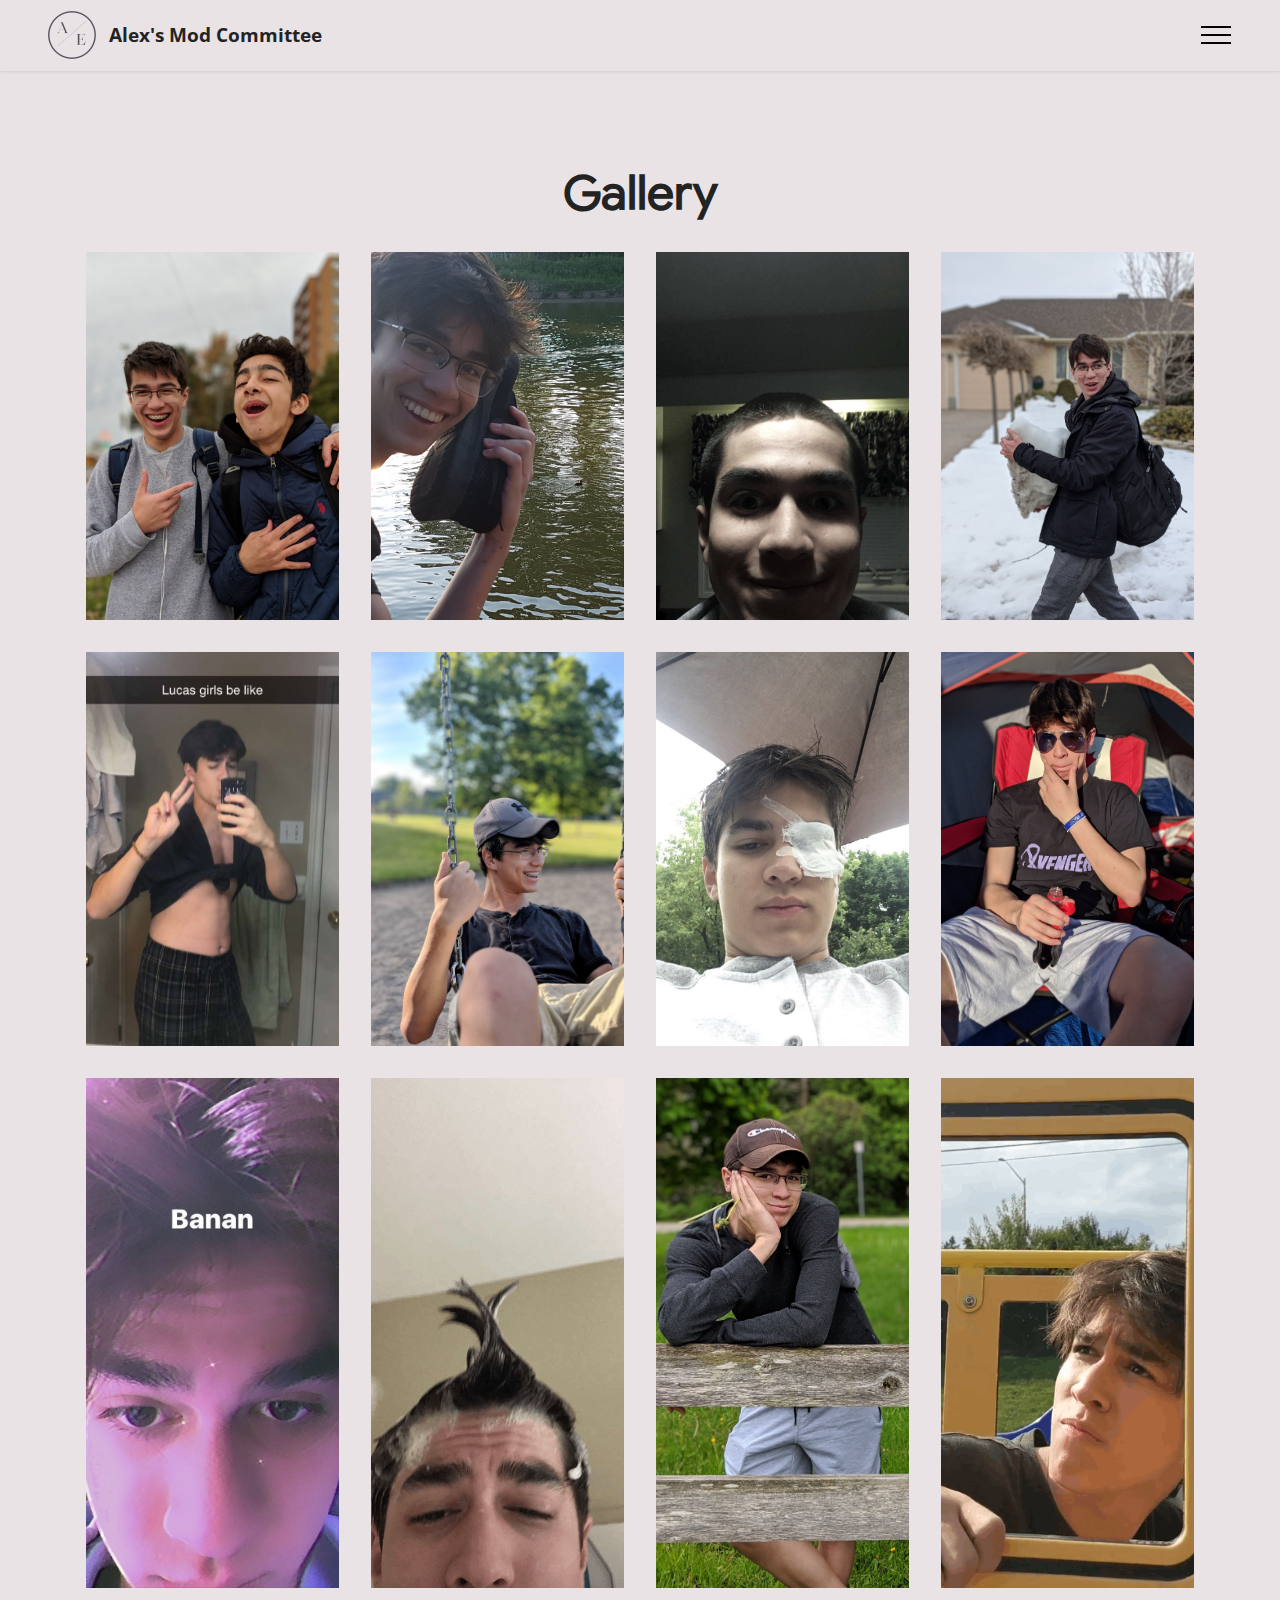
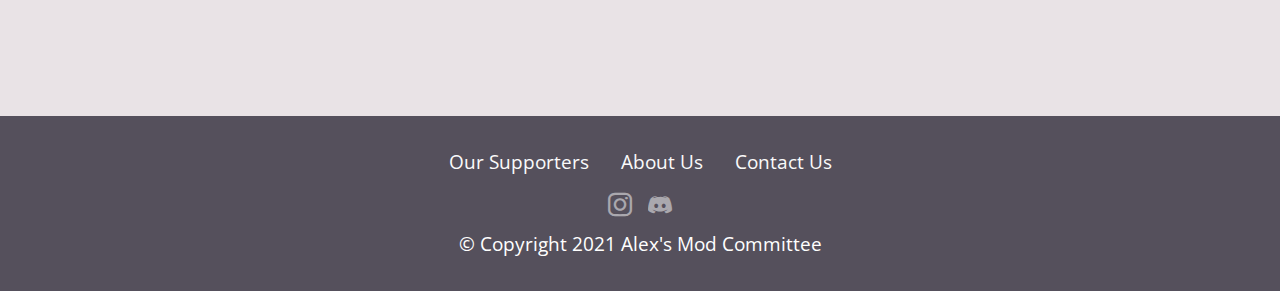
<file: Gallery.html>
<!DOCTYPE html>
<html  >
<head>
  
  <meta charset="UTF-8">
  <meta http-equiv="X-UA-Compatible" content="IE=edge">
  
  <meta name="viewport" content="width=device-width, initial-scale=1, minimum-scale=1">
  <link rel="shortcut icon" href="assets/images/simple-brand-initials-logo-mark-2-128x128.png" type="image/x-icon">
  <meta name="description" content="">
  
  
  <title>Gallery</title>
  <link rel="stylesheet" href="assets/web/assets/mobirise-icons2/mobirise2.css">
  <link rel="stylesheet" href="assets/tether/tether.min.css">
  <link rel="stylesheet" href="assets/bootstrap/css/bootstrap.min.css">
  <link rel="stylesheet" href="assets/bootstrap/css/bootstrap-grid.min.css">
  <link rel="stylesheet" href="assets/bootstrap/css/bootstrap-reboot.min.css">
  <link rel="stylesheet" href="assets/dropdown/css/style.css">
  <link rel="stylesheet" href="assets/socicon/css/styles.css">
  <link rel="stylesheet" href="assets/theme/css/style.css">
  <link href="assets/fonts/style.css" rel="stylesheet">
  <link rel="preload" as="style" href="assets/mobirise/css/mbr-additional.css"><link rel="stylesheet" href="assets/mobirise/css/mbr-additional.css" type="text/css">
  
  
  
  
</head>
<body>
  
  <section class="menu menu1 cid-spxhBSCPjY" once="menu" id="menu1-1p">
    

    <nav class="navbar navbar-dropdown collapsed">
        <div class="container-fluid">
            <div class="navbar-brand">
                <span class="navbar-logo">
                    <a href="index.html">
                        <img src="assets/images/simple-brand-initials-logo-mark-96x96.png" alt="" style="height: 3rem;">
                    </a>
                </span>
                <span class="navbar-caption-wrap"><a class="navbar-caption text-black text-primary display-7" href="index.html">Alex's Mod Committee</a></span>
            </div>
            <button class="navbar-toggler" type="button" data-toggle="collapse" data-target="#navbarSupportedContent" aria-controls="navbarNavAltMarkup" aria-expanded="false" aria-label="Toggle navigation">
                <div class="hamburger">
                    <span></span>
                    <span></span>
                    <span></span>
                    <span></span>
                </div>
            </button>
            <div class="collapse navbar-collapse" id="navbarSupportedContent">
                <ul class="navbar-nav nav-dropdown nav-right" data-app-modern-menu="true"><li class="nav-item"><a class="nav-link link text-warning text-primary display-4" href="index.html"><span class="mobi-mbri mobi-mbri-home mbr-iconfont mbr-iconfont-btn"></span>
                            Home</a></li><li class="nav-item"><a class="nav-link link text-warning text-primary display-4" href="Supporters.html"><span class="mobi-mbri mobi-mbri-like mbr-iconfont mbr-iconfont-btn"></span>
                            Our Supporters</a></li><li class="nav-item"><a class="nav-link link text-warning text-primary display-4" href="Gallery.html"><span class="mobi-mbri mobi-mbri-photo mbr-iconfont mbr-iconfont-btn"></span>
                            Gallery</a></li>
                    <li class="nav-item"><a class="nav-link link text-warning text-primary display-4" href="About.html"><span class="mobi-mbri mobi-mbri-user mbr-iconfont mbr-iconfont-btn"></span>
                            About Us</a></li>
                    <li class="nav-item"><a class="nav-link link text-warning text-primary display-4" href="Contact.html"><span class="mobi-mbri mobi-mbri-letter mbr-iconfont mbr-iconfont-btn"></span>Contact Us</a>
                    </li></ul>
                
                
            </div>
        </div>
    </nav>
</section>

<section class="gallery4 mbr-gallery cid-spM24ebi0x" id="gallery4-1q">
    

    

    <div class="container">
        <div class="mbr-section-head">
            <h3 class="mbr-section-title mbr-fonts-style align-center m-0 display-2"><strong>Gallery</strong></h3>
            
        </div>
        <div class="row mbr-gallery mt-4">
            <div class="col-12 col-md-6 col-lg-3 item gallery-image active">
                <div class="item-wrapper" data-toggle="modal" data-target="#spMxNABMTj-modal">
                    <img class="w-100" src="assets/images/00100dportrait-00100-burst20181019132525588-cover-3024x4032.jpg" alt="" data-slide-to="0" data-target="#lb-spMxNABMTj">
                    <div class="icon-wrapper">
                        <span class="mobi-mbri mobi-mbri-search mbr-iconfont mbr-iconfont-btn"></span>
                    </div>
                </div>
                
            </div><div class="col-12 col-md-6 col-lg-3 item gallery-image">
                <div class="item-wrapper" data-toggle="modal" data-target="#spMxNABMTj-modal">
                    <img class="w-100" src="assets/images/20190707-195044-4032x2268.jpeg" alt="" data-slide-to="1" data-target="#lb-spMxNABMTj">
                    <div class="icon-wrapper">
                        <span class="mobi-mbri mobi-mbri-search mbr-iconfont mbr-iconfont-btn"></span>
                    </div>
                </div>
                
            </div><div class="col-12 col-md-6 col-lg-3 item gallery-image">
                <div class="item-wrapper" data-toggle="modal" data-target="#spMxNABMTj-modal">
                    <img class="w-100" src="assets/images/image0-1-750x1334.png" alt="" data-slide-to="2" data-target="#lb-spMxNABMTj">
                    <div class="icon-wrapper">
                        <span class="mobi-mbri mobi-mbri-search mbr-iconfont mbr-iconfont-btn"></span>
                    </div>
                </div>
                
            </div><div class="col-12 col-md-6 col-lg-3 item gallery-image">
                <div class="item-wrapper" data-toggle="modal" data-target="#spMxNABMTj-modal">
                    <img class="w-100" src="assets/images/00100dportrait-00100-burst20200129124231176-cover-3024x4032.jpeg" alt="" data-slide-to="3" data-target="#lb-spMxNABMTj">
                    <div class="icon-wrapper">
                        <span class="mobi-mbri mobi-mbri-search mbr-iconfont mbr-iconfont-btn"></span>
                    </div>
                </div>
                
            </div><div class="col-12 col-md-6 col-lg-3 item gallery-image">
                <div class="item-wrapper" data-toggle="modal" data-target="#spMxNABMTj-modal">
                    <img class="w-100" src="assets/images/image1-1440x2560.jpeg" alt="" data-slide-to="4" data-target="#lb-spMxNABMTj">
                    <div class="icon-wrapper">
                        <span class="mobi-mbri mobi-mbri-search mbr-iconfont mbr-iconfont-btn"></span>
                    </div>
                </div>
                
            </div><div class="col-12 col-md-6 col-lg-3 item gallery-image">
                <div class="item-wrapper" data-toggle="modal" data-target="#spMxNABMTj-modal">
                    <img class="w-100" src="assets/images/00100dportrait-00100-burst20180719191758785-cover-2-3024x4032.jpg" alt="" data-slide-to="5" data-target="#lb-spMxNABMTj">
                    <div class="icon-wrapper">
                        <span class="mobi-mbri mobi-mbri-search mbr-iconfont mbr-iconfont-btn"></span>
                    </div>
                </div>
                
            </div><div class="col-12 col-md-6 col-lg-3 item gallery-image">
                <div class="item-wrapper" data-toggle="modal" data-target="#spMxNABMTj-modal">
                    <img class="w-100" src="assets/images/image0-3-828x1292.jpg" alt="" data-slide-to="6" data-target="#lb-spMxNABMTj">
                    <div class="icon-wrapper">
                        <span class="mobi-mbri mobi-mbri-search mbr-iconfont mbr-iconfont-btn"></span>
                    </div>
                </div>
                
            </div><div class="col-12 col-md-6 col-lg-3 item gallery-image">
                <div class="item-wrapper" data-toggle="modal" data-target="#spMxNABMTj-modal">
                    <img class="w-100" src="assets/images/00100dportrait-00100-burst20190607191314924-cover-3024x4032.jpeg" alt="" data-slide-to="7" data-target="#lb-spMxNABMTj">
                    <div class="icon-wrapper">
                        <span class="mobi-mbri mobi-mbri-search mbr-iconfont mbr-iconfont-btn"></span>
                    </div>
                </div>
                
            </div><div class="col-12 col-md-6 col-lg-3 item gallery-image">
                <div class="item-wrapper" data-toggle="modal" data-target="#spMxNABMTj-modal">
                    <img class="w-100" src="assets/images/image01-750x1334.jpg" alt="" data-slide-to="8" data-target="#lb-spMxNABMTj">
                    <div class="icon-wrapper">
                        <span class="mobi-mbri mobi-mbri-search mbr-iconfont mbr-iconfont-btn"></span>
                    </div>
                </div>
                
            </div><div class="col-12 col-md-6 col-lg-3 item gallery-image">
                <div class="item-wrapper" data-toggle="modal" data-target="#spMxNABMTj-modal">
                    <img class="w-100" src="assets/images/screenshot-20200223-190746-1080x2160.png" alt="" data-slide-to="9" data-target="#lb-spMxNABMTj">
                    <div class="icon-wrapper">
                        <span class="mobi-mbri mobi-mbri-search mbr-iconfont mbr-iconfont-btn"></span>
                    </div>
                </div>
                
            </div><div class="col-12 col-md-6 col-lg-3 item gallery-image">
                <div class="item-wrapper" data-toggle="modal" data-target="#spMxNABMTj-modal">
                    <img class="w-100" src="assets/images/00100lportrait-00100-burst20190526171833081-cover-1-3024x4032.jpeg" alt="" data-slide-to="10" data-target="#lb-spMxNABMTj">
                    <div class="icon-wrapper">
                        <span class="mobi-mbri mobi-mbri-search mbr-iconfont mbr-iconfont-btn"></span>
                    </div>
                </div>
                
            </div><div class="col-12 col-md-6 col-lg-3 item gallery-image">
                <div class="item-wrapper" data-toggle="modal" data-target="#spMxNABMTj-modal">
                    <img class="w-100" src="assets/images/02-22-13-57-11-chrome-2736x1426.png" alt="" data-slide-to="11" data-target="#lb-spMxNABMTj">
                    <div class="icon-wrapper">
                        <span class="mobi-mbri mobi-mbri-search mbr-iconfont mbr-iconfont-btn"></span>
                    </div>
                </div>
                
            </div>
            
            
            
        </div>

        <div class="modal mbr-slider" tabindex="-1" role="dialog" aria-hidden="true" id="spMxNABMTj-modal">
            <div class="modal-dialog" role="document">
                <div class="modal-content">
                    <div class="modal-body">
                        <div class="carousel slide carousel-fade" id="lb-spMxNABMTj" data-interval="5000">
                            <div class="carousel-inner">
                                <div class="carousel-item active">
                                    <img class="d-block w-100" src="assets/images/00100dportrait-00100-burst20181019132525588-cover-3024x4032.jpg" alt="">
                                </div><div class="carousel-item active">
                                    <img class="d-block w-100" src="assets/images/20190707-195044-4032x2268.jpeg" alt="">
                                </div><div class="carousel-item active">
                                    <img class="d-block w-100" src="assets/images/image0-1-750x1334.png" alt="">
                                </div><div class="carousel-item active">
                                    <img class="d-block w-100" src="assets/images/00100dportrait-00100-burst20200129124231176-cover-3024x4032.jpeg" alt="">
                                </div><div class="carousel-item active">
                                    <img class="d-block w-100" src="assets/images/image1-1440x2560.jpeg" alt="">
                                </div><div class="carousel-item active">
                                    <img class="d-block w-100" src="assets/images/00100dportrait-00100-burst20180719191758785-cover-2-3024x4032.jpg" alt="">
                                </div><div class="carousel-item active">
                                    <img class="d-block w-100" src="assets/images/image0-3-828x1292.jpg" alt="">
                                </div><div class="carousel-item active">
                                    <img class="d-block w-100" src="assets/images/00100dportrait-00100-burst20190607191314924-cover-3024x4032.jpeg" alt="">
                                </div><div class="carousel-item active">
                                    <img class="d-block w-100" src="assets/images/image01-750x1334.jpg" alt="">
                                </div><div class="carousel-item active">
                                    <img class="d-block w-100" src="assets/images/screenshot-20200223-190746-1080x2160.png" alt="">
                                </div><div class="carousel-item active">
                                    <img class="d-block w-100" src="assets/images/00100lportrait-00100-burst20190526171833081-cover-1-3024x4032.jpeg" alt="">
                                </div><div class="carousel-item active">
                                    <img class="d-block w-100" src="assets/images/02-22-13-57-11-chrome-2736x1426.png" alt="">
                                </div>
                                
                                
                                
                            </div>
                            <ol class="carousel-indicators">
                                <li data-slide-to="0" class="active" data-target="#lb-spMxNABMTj"></li><li data-slide-to="1" class="active" data-target="#lb-spMxNABMTj"></li><li data-slide-to="2" class="active" data-target="#lb-spMxNABMTj"></li><li data-slide-to="3" class="active" data-target="#lb-spMxNABMTj"></li><li data-slide-to="4" class="active" data-target="#lb-spMxNABMTj"></li><li data-slide-to="5" class="active" data-target="#lb-spMxNABMTj"></li><li data-slide-to="6" class="active" data-target="#lb-spMxNABMTj"></li><li data-slide-to="7" class="active" data-target="#lb-spMxNABMTj"></li><li data-slide-to="8" class="active" data-target="#lb-spMxNABMTj"></li><li data-slide-to="9" class="active" data-target="#lb-spMxNABMTj"></li><li data-slide-to="10" class="active" data-target="#lb-spMxNABMTj"></li><li data-slide-to="11" class="active" data-target="#lb-spMxNABMTj"></li>
                                
                                
                                
                            </ol>
                            <a role="button" href="" class="close" data-dismiss="modal" aria-label="Close">
                            </a>
                            <a class="carousel-control-prev carousel-control" role="button" data-slide="prev" href="#lb-spMxNABMTj">
                                <span class="mobi-mbri mobi-mbri-arrow-prev" aria-hidden="true"></span>
                                <span class="sr-only">Previous</span>
                            </a>
                            <a class="carousel-control-next carousel-control" role="button" data-slide="next" href="#lb-spMxNABMTj">
                                <span class="mobi-mbri mobi-mbri-arrow-next" aria-hidden="true"></span>
                                <span class="sr-only">Next</span>
                            </a>
                        </div>
                    </div>
                </div>
            </div>
        </div>
    </div>
</section>

<section class="footer3 cid-spxb9u71GS" once="footers" id="footer3-1o">

    

    

    <div class="container">
        <div class="media-container-row align-center mbr-white">
            <div class="row row-links">
                <ul class="foot-menu">
                    
                    
                    
                    
                    
                <li class="foot-menu-item mbr-fonts-style display-7"><a href="Supporters.html" class="text-white">Our Supporters</a></li><li class="foot-menu-item mbr-fonts-style display-7"><a href="About.html" class="text-white">About Us</a></li><li class="foot-menu-item mbr-fonts-style display-7">
                        <a class="text-white text-primary" href="Contact.html"></a><a href="Contact.html" class="text-white">Contact Us
                    </a></li></ul>
            </div>
            <div class="row social-row">
                <div class="social-list align-right pb-2">
                    
                    
                    
                    
                    
                    
                <div class="soc-item">
                        <a href="https://twitter.com/mobirise" target="_blank">
                            <span class="mbr-iconfont mbr-iconfont-social socicon-instagram socicon"></span>
                        </a>
                    </div><div class="soc-item">
                        <a href="https://www.facebook.com/pages/Mobirise/1616226671953247" target="_blank">
                            <span class="mbr-iconfont mbr-iconfont-social socicon-discord socicon"></span>
                        </a>
                    </div></div>
            </div>
            <div class="row row-copirayt">
                <p class="mbr-text mb-0 mbr-fonts-style mbr-white align-center display-7">
                    © Copyright 2021 Alex's Mod Committee</p>
            </div>
        </div>
    </div>
</section><section id="top-1" hidden><a href="https://mobirise.site"></a></section><script src="assets/web/assets/jquery/jquery.min.js"></script>  <script src="assets/popper/popper.min.js"></script>  <script src="assets/tether/tether.min.js"></script>  <script src="assets/bootstrap/js/bootstrap.min.js"></script>  <script src="assets/smoothscroll/smooth-scroll.js"></script>  <script src="assets/dropdown/js/nav-dropdown.js"></script>  <script src="assets/dropdown/js/navbar-dropdown.js"></script>  <script src="assets/touchswipe/jquery.touch-swipe.min.js"></script>  <script src="assets/theme/js/script.js"></script>  
  
  
</body>
</html>
</file>
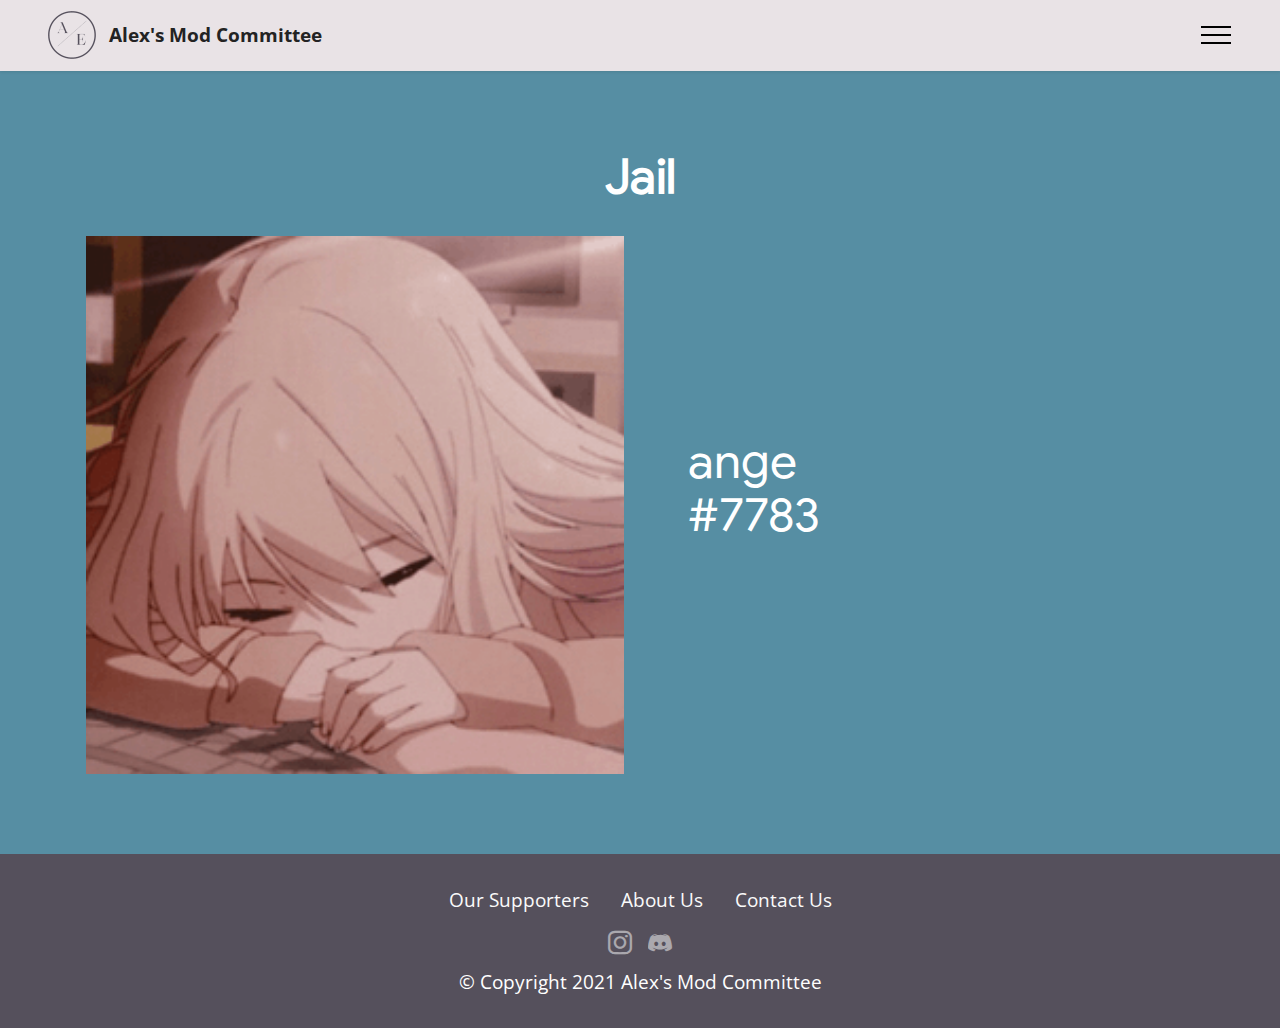
<file: Jail.html>
<!DOCTYPE html>
<html  >
<head>
  
  <meta charset="UTF-8">
  <meta http-equiv="X-UA-Compatible" content="IE=edge">
  
  <meta name="viewport" content="width=device-width, initial-scale=1, minimum-scale=1">
  <link rel="shortcut icon" href="assets/images/simple-brand-initials-logo-mark-2-128x128.png" type="image/x-icon">
  <meta name="description" content="">
  
  
  <title>Jail</title>
  <link rel="stylesheet" href="assets/web/assets/mobirise-icons2/mobirise2.css">
  <link rel="stylesheet" href="assets/tether/tether.min.css">
  <link rel="stylesheet" href="assets/bootstrap/css/bootstrap.min.css">
  <link rel="stylesheet" href="assets/bootstrap/css/bootstrap-grid.min.css">
  <link rel="stylesheet" href="assets/bootstrap/css/bootstrap-reboot.min.css">
  <link rel="stylesheet" href="assets/dropdown/css/style.css">
  <link rel="stylesheet" href="assets/socicon/css/styles.css">
  <link rel="stylesheet" href="assets/theme/css/style.css">
  <link href="assets/fonts/style.css" rel="stylesheet">
  <link rel="preload" as="style" href="assets/mobirise/css/mbr-additional.css"><link rel="stylesheet" href="assets/mobirise/css/mbr-additional.css" type="text/css">
  
  
  
  
</head>
<body>
  
  <section class="menu menu1 cid-spxhBSCPjY" once="menu" id="menu1-1h">
    

    <nav class="navbar navbar-dropdown collapsed">
        <div class="container-fluid">
            <div class="navbar-brand">
                <span class="navbar-logo">
                    <a href="index.html">
                        <img src="assets/images/simple-brand-initials-logo-mark-96x96.png" alt="" style="height: 3rem;">
                    </a>
                </span>
                <span class="navbar-caption-wrap"><a class="navbar-caption text-black text-primary display-7" href="index.html">Alex's Mod Committee</a></span>
            </div>
            <button class="navbar-toggler" type="button" data-toggle="collapse" data-target="#navbarSupportedContent" aria-controls="navbarNavAltMarkup" aria-expanded="false" aria-label="Toggle navigation">
                <div class="hamburger">
                    <span></span>
                    <span></span>
                    <span></span>
                    <span></span>
                </div>
            </button>
            <div class="collapse navbar-collapse" id="navbarSupportedContent">
                <ul class="navbar-nav nav-dropdown nav-right" data-app-modern-menu="true"><li class="nav-item"><a class="nav-link link text-warning text-primary display-4" href="index.html"><span class="mobi-mbri mobi-mbri-home mbr-iconfont mbr-iconfont-btn"></span>
                            Home</a></li><li class="nav-item"><a class="nav-link link text-warning text-primary display-4" href="Supporters.html"><span class="mobi-mbri mobi-mbri-like mbr-iconfont mbr-iconfont-btn"></span>
                            Our Supporters</a></li><li class="nav-item"><a class="nav-link link text-warning text-primary display-4" href="Gallery.html"><span class="mobi-mbri mobi-mbri-photo mbr-iconfont mbr-iconfont-btn"></span>
                            Gallery</a></li>
                    <li class="nav-item"><a class="nav-link link text-warning text-primary display-4" href="About.html"><span class="mobi-mbri mobi-mbri-user mbr-iconfont mbr-iconfont-btn"></span>
                            About Us</a></li>
                    <li class="nav-item"><a class="nav-link link text-warning text-primary display-4" href="Contact.html"><span class="mobi-mbri mobi-mbri-letter mbr-iconfont mbr-iconfont-btn"></span>Contact Us</a>
                    </li></ul>
                
                
            </div>
        </div>
    </nav>
</section>

<section class="testimonials1 cid-spAO6xwp1x" id="testimonials1-1i">
    

    
    <div class="container">
        <h3 class="mbr-section-title mbr-fonts-style align-center mb-4 display-2">
            <strong>Jail</strong></h3>
        <div class="row align-items-center">
            <div class="col-12 col-md-6">
                <div class="image-wrapper">
                    <img src="assets/images/0f40479852e27677416d86e756404da3-254x254.png" alt="">
                </div>
            </div>
            <div class="col-12 col-md">
                <div class="text-wrapper">
                    <p class="mbr-text mbr-fonts-style mb-4 display-2">ange<br>#7783</p>
                    
                    
                </div>
            </div>
        </div>
    </div>
</section>

<section class="footer3 cid-spxb9u71GS" once="footers" id="footer3-1g">

    

    

    <div class="container">
        <div class="media-container-row align-center mbr-white">
            <div class="row row-links">
                <ul class="foot-menu">
                    
                    
                    
                    
                    
                <li class="foot-menu-item mbr-fonts-style display-7"><a href="Supporters.html" class="text-white">Our Supporters</a></li><li class="foot-menu-item mbr-fonts-style display-7"><a href="About.html" class="text-white">About Us</a></li><li class="foot-menu-item mbr-fonts-style display-7">
                        <a class="text-white text-primary" href="Contact.html"></a><a href="Contact.html" class="text-white">Contact Us
                    </a></li></ul>
            </div>
            <div class="row social-row">
                <div class="social-list align-right pb-2">
                    
                    
                    
                    
                    
                    
                <div class="soc-item">
                        <a href="https://twitter.com/mobirise" target="_blank">
                            <span class="mbr-iconfont mbr-iconfont-social socicon-instagram socicon"></span>
                        </a>
                    </div><div class="soc-item">
                        <a href="https://www.facebook.com/pages/Mobirise/1616226671953247" target="_blank">
                            <span class="mbr-iconfont mbr-iconfont-social socicon-discord socicon"></span>
                        </a>
                    </div></div>
            </div>
            <div class="row row-copirayt">
                <p class="mbr-text mb-0 mbr-fonts-style mbr-white align-center display-7">
                    © Copyright 2021 Alex's Mod Committee</p>
            </div>
        </div>
    </div>
</section><section id="top-1" hidden><a href="https://mobirise.site"></a></section><script src="assets/web/assets/jquery/jquery.min.js"></script>  <script src="assets/popper/popper.min.js"></script>  <script src="assets/tether/tether.min.js"></script>  <script src="assets/bootstrap/js/bootstrap.min.js"></script>  <script src="assets/smoothscroll/smooth-scroll.js"></script>  <script src="assets/dropdown/js/nav-dropdown.js"></script>  <script src="assets/dropdown/js/navbar-dropdown.js"></script>  <script src="assets/touchswipe/jquery.touch-swipe.min.js"></script>  <script src="assets/theme/js/script.js"></script>  
  
  
</body>
</html>
</file>
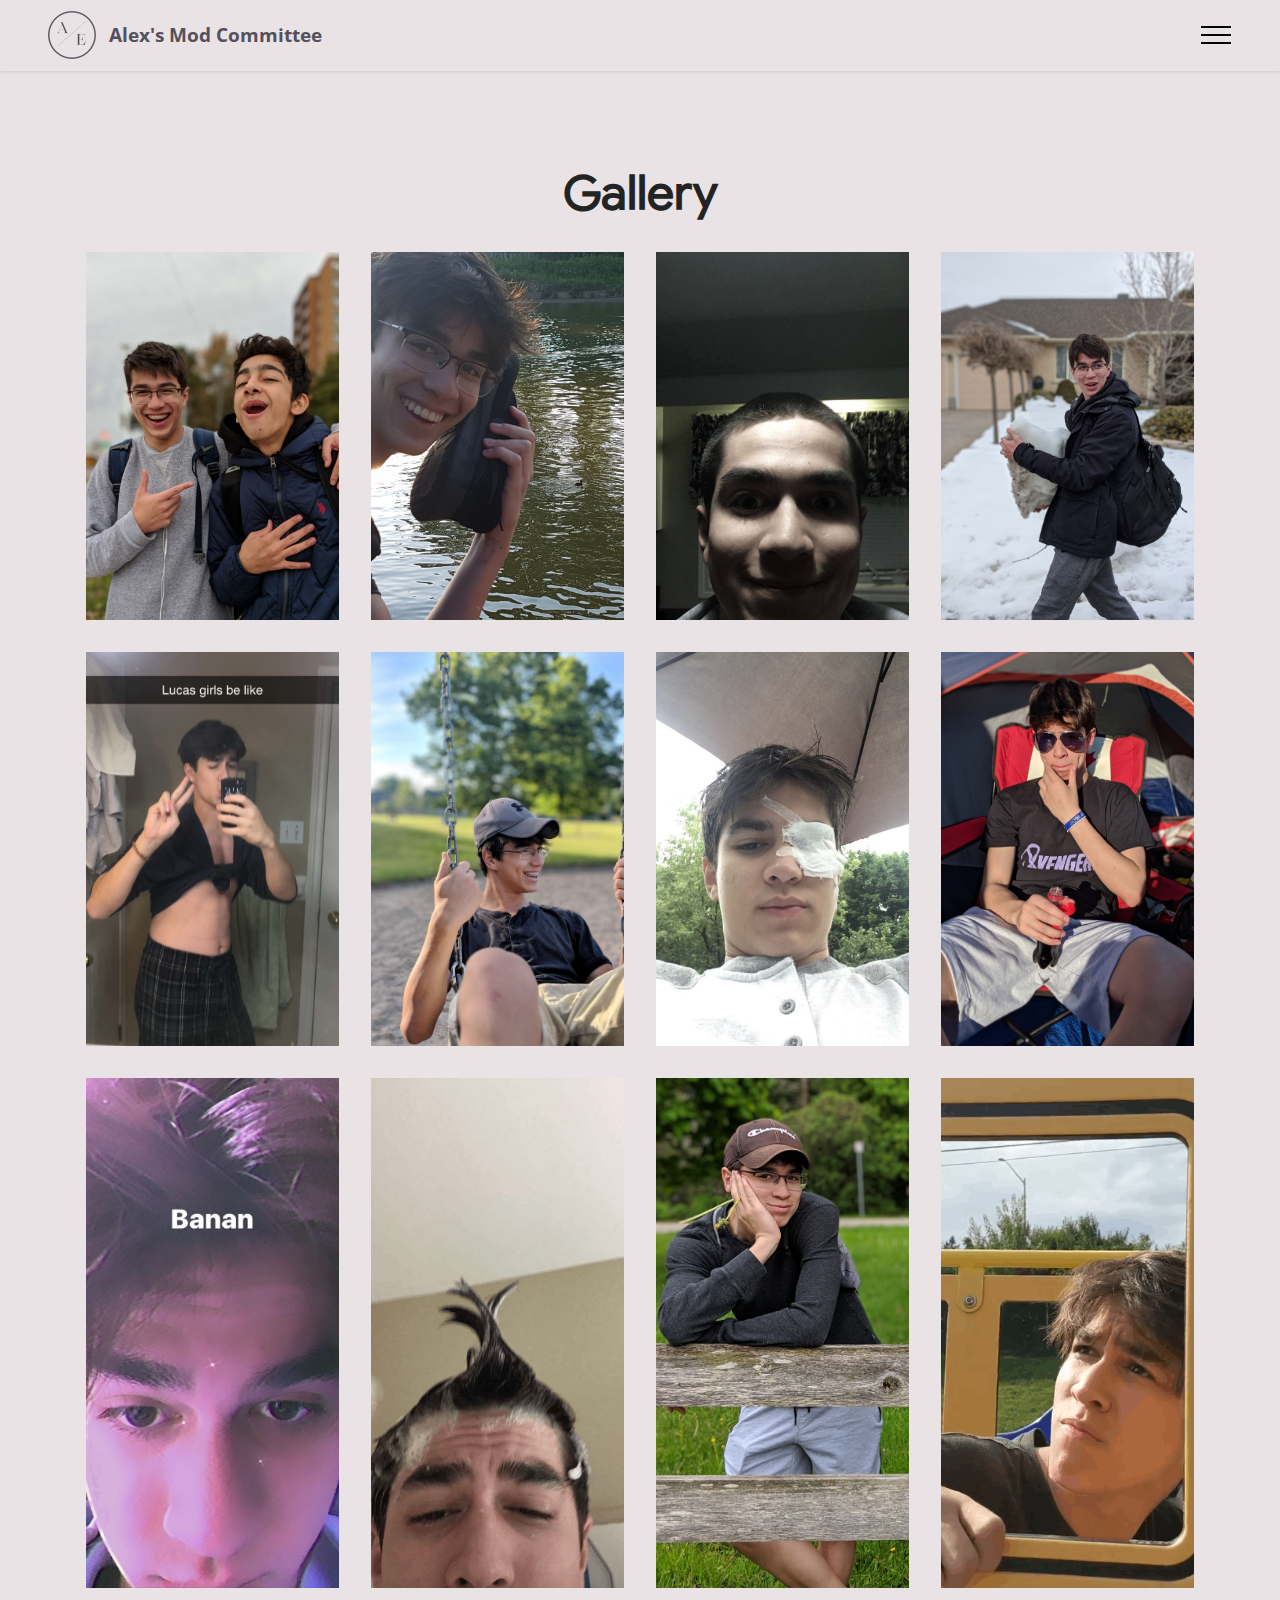
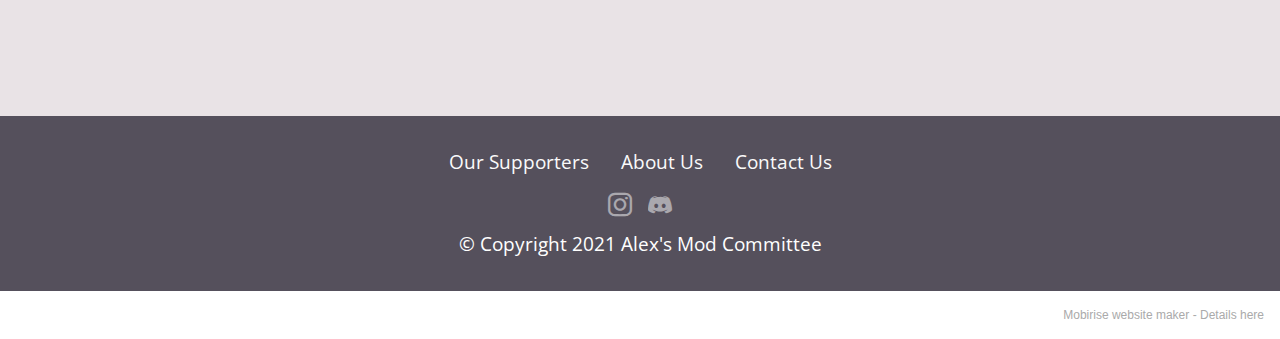
<file: page5.html>
<!DOCTYPE html>
<html  >
<head>
  <!-- Site made with Mobirise Website Builder v5.3.0, https://mobirise.com -->
  <meta charset="UTF-8">
  <meta http-equiv="X-UA-Compatible" content="IE=edge">
  <meta name="generator" content="Mobirise v5.3.0, mobirise.com">
  <meta name="viewport" content="width=device-width, initial-scale=1, minimum-scale=1">
  <link rel="shortcut icon" href="assets/images/simple-brand-initials-logo-mark-2-128x128.png" type="image/x-icon">
  <meta name="description" content="">
  
  
  <title>Gallery</title>
  <link rel="stylesheet" href="assets/web/assets/mobirise-icons2/mobirise2.css">
  <link rel="stylesheet" href="assets/tether/tether.min.css">
  <link rel="stylesheet" href="assets/bootstrap/css/bootstrap.min.css">
  <link rel="stylesheet" href="assets/bootstrap/css/bootstrap-grid.min.css">
  <link rel="stylesheet" href="assets/bootstrap/css/bootstrap-reboot.min.css">
  <link rel="stylesheet" href="assets/dropdown/css/style.css">
  <link rel="stylesheet" href="assets/socicon/css/styles.css">
  <link rel="stylesheet" href="assets/theme/css/style.css">
  <link href="assets/fonts/style.css" rel="stylesheet">
  <link rel="preload" as="style" href="assets/mobirise/css/mbr-additional.css"><link rel="stylesheet" href="assets/mobirise/css/mbr-additional.css" type="text/css">
  
  
  
  
</head>
<body>
  
  <section class="menu menu1 cid-spxhBSCPjY" once="menu" id="menu1-1p">
    

    <nav class="navbar navbar-dropdown navbar-fixed-top collapsed">
        <div class="container-fluid">
            <div class="navbar-brand">
                <span class="navbar-logo">
                    <a href="index.html">
                        <img src="assets/images/simple-brand-initials-logo-mark-96x96.png" alt="" style="height: 3rem;">
                    </a>
                </span>
                <span class="navbar-caption-wrap"><a class="navbar-caption text-info display-7" href="index.html">Alex's Mod Committee</a></span>
            </div>
            <button class="navbar-toggler" type="button" data-toggle="collapse" data-target="#navbarSupportedContent" aria-controls="navbarNavAltMarkup" aria-expanded="false" aria-label="Toggle navigation">
                <div class="hamburger">
                    <span></span>
                    <span></span>
                    <span></span>
                    <span></span>
                </div>
            </button>
            <div class="collapse navbar-collapse" id="navbarSupportedContent">
                <ul class="navbar-nav nav-dropdown nav-right" data-app-modern-menu="true"><li class="nav-item"><a class="nav-link link text-warning display-4" href="#"><span class="mobi-mbri mobi-mbri-home mbr-iconfont mbr-iconfont-btn"></span>
                            Home</a></li><li class="nav-item"><a class="nav-link link text-warning display-4" href="Supporters.html"><span class="mobi-mbri mobi-mbri-like mbr-iconfont mbr-iconfont-btn"></span>
                            Our Supporters</a></li><li class="nav-item"><a class="nav-link link text-warning display-4" href="Gallery.html"><span class="mobi-mbri mobi-mbri-photo mbr-iconfont mbr-iconfont-btn"></span>
                            Gallery</a></li>
                    <li class="nav-item"><a class="nav-link link text-warning display-4" href="page1.html"><span class="mobi-mbri mobi-mbri-user mbr-iconfont mbr-iconfont-btn"></span>
                            About Us</a></li>
                    <li class="nav-item"><a class="nav-link link text-warning display-4" href="page2.html"><span class="mobi-mbri mobi-mbri-letter mbr-iconfont mbr-iconfont-btn"></span>Contact Us</a>
                    </li></ul>
                
                
            </div>
        </div>
    </nav>
</section>

<section class="gallery4 mbr-gallery cid-spM24ebi0x" id="gallery4-1q">
    

    

    <div class="container">
        <div class="mbr-section-head">
            <h3 class="mbr-section-title mbr-fonts-style align-center m-0 display-2"><strong>Gallery</strong></h3>
            
        </div>
        <div class="row mbr-gallery mt-4">
            <div class="col-12 col-md-6 col-lg-3 item gallery-image active">
                <div class="item-wrapper" data-toggle="modal" data-target="#spMpMfAz28-modal">
                    <img class="w-100" src="assets/images/00100dportrait-00100-burst20181019132525588-cover-3024x4032.jpg" alt="" data-slide-to="0" data-target="#lb-spMpMfAz28">
                    <div class="icon-wrapper">
                        <span class="mobi-mbri mobi-mbri-search mbr-iconfont mbr-iconfont-btn"></span>
                    </div>
                </div>
                
            </div><div class="col-12 col-md-6 col-lg-3 item gallery-image">
                <div class="item-wrapper" data-toggle="modal" data-target="#spMpMfAz28-modal">
                    <img class="w-100" src="assets/images/20190707-195044-4032x2268.jpeg" alt="" data-slide-to="1" data-target="#lb-spMpMfAz28">
                    <div class="icon-wrapper">
                        <span class="mobi-mbri mobi-mbri-search mbr-iconfont mbr-iconfont-btn"></span>
                    </div>
                </div>
                
            </div><div class="col-12 col-md-6 col-lg-3 item gallery-image">
                <div class="item-wrapper" data-toggle="modal" data-target="#spMpMfAz28-modal">
                    <img class="w-100" src="assets/images/image0-1-750x1334.png" alt="" data-slide-to="2" data-target="#lb-spMpMfAz28">
                    <div class="icon-wrapper">
                        <span class="mobi-mbri mobi-mbri-search mbr-iconfont mbr-iconfont-btn"></span>
                    </div>
                </div>
                
            </div><div class="col-12 col-md-6 col-lg-3 item gallery-image">
                <div class="item-wrapper" data-toggle="modal" data-target="#spMpMfAz28-modal">
                    <img class="w-100" src="assets/images/00100dportrait-00100-burst20200129124231176-cover-3024x4032.jpeg" alt="" data-slide-to="3" data-target="#lb-spMpMfAz28">
                    <div class="icon-wrapper">
                        <span class="mobi-mbri mobi-mbri-search mbr-iconfont mbr-iconfont-btn"></span>
                    </div>
                </div>
                
            </div><div class="col-12 col-md-6 col-lg-3 item gallery-image">
                <div class="item-wrapper" data-toggle="modal" data-target="#spMpMfAz28-modal">
                    <img class="w-100" src="assets/images/image1-1440x2560.jpeg" alt="" data-slide-to="4" data-target="#lb-spMpMfAz28">
                    <div class="icon-wrapper">
                        <span class="mobi-mbri mobi-mbri-search mbr-iconfont mbr-iconfont-btn"></span>
                    </div>
                </div>
                
            </div><div class="col-12 col-md-6 col-lg-3 item gallery-image">
                <div class="item-wrapper" data-toggle="modal" data-target="#spMpMfAz28-modal">
                    <img class="w-100" src="assets/images/00100dportrait-00100-burst20180719191758785-cover-2-3024x4032.jpg" alt="" data-slide-to="5" data-target="#lb-spMpMfAz28">
                    <div class="icon-wrapper">
                        <span class="mobi-mbri mobi-mbri-search mbr-iconfont mbr-iconfont-btn"></span>
                    </div>
                </div>
                
            </div><div class="col-12 col-md-6 col-lg-3 item gallery-image">
                <div class="item-wrapper" data-toggle="modal" data-target="#spMpMfAz28-modal">
                    <img class="w-100" src="assets/images/image0-3-828x1292.jpg" alt="" data-slide-to="6" data-target="#lb-spMpMfAz28">
                    <div class="icon-wrapper">
                        <span class="mobi-mbri mobi-mbri-search mbr-iconfont mbr-iconfont-btn"></span>
                    </div>
                </div>
                
            </div><div class="col-12 col-md-6 col-lg-3 item gallery-image">
                <div class="item-wrapper" data-toggle="modal" data-target="#spMpMfAz28-modal">
                    <img class="w-100" src="assets/images/00100dportrait-00100-burst20190607191314924-cover-3024x4032.jpeg" alt="" data-slide-to="7" data-target="#lb-spMpMfAz28">
                    <div class="icon-wrapper">
                        <span class="mobi-mbri mobi-mbri-search mbr-iconfont mbr-iconfont-btn"></span>
                    </div>
                </div>
                
            </div><div class="col-12 col-md-6 col-lg-3 item gallery-image">
                <div class="item-wrapper" data-toggle="modal" data-target="#spMpMfAz28-modal">
                    <img class="w-100" src="assets/images/image01-750x1334.jpg" alt="" data-slide-to="8" data-target="#lb-spMpMfAz28">
                    <div class="icon-wrapper">
                        <span class="mobi-mbri mobi-mbri-search mbr-iconfont mbr-iconfont-btn"></span>
                    </div>
                </div>
                
            </div><div class="col-12 col-md-6 col-lg-3 item gallery-image">
                <div class="item-wrapper" data-toggle="modal" data-target="#spMpMfAz28-modal">
                    <img class="w-100" src="assets/images/screenshot-20200223-190746-1080x2160.png" alt="" data-slide-to="9" data-target="#lb-spMpMfAz28">
                    <div class="icon-wrapper">
                        <span class="mobi-mbri mobi-mbri-search mbr-iconfont mbr-iconfont-btn"></span>
                    </div>
                </div>
                
            </div><div class="col-12 col-md-6 col-lg-3 item gallery-image">
                <div class="item-wrapper" data-toggle="modal" data-target="#spMpMfAz28-modal">
                    <img class="w-100" src="assets/images/00100lportrait-00100-burst20190526171833081-cover-1-3024x4032.jpeg" alt="" data-slide-to="10" data-target="#lb-spMpMfAz28">
                    <div class="icon-wrapper">
                        <span class="mobi-mbri mobi-mbri-search mbr-iconfont mbr-iconfont-btn"></span>
                    </div>
                </div>
                
            </div><div class="col-12 col-md-6 col-lg-3 item gallery-image">
                <div class="item-wrapper" data-toggle="modal" data-target="#spMpMfAz28-modal">
                    <img class="w-100" src="assets/images/02-22-13-57-11-chrome-2736x1426.png" alt="" data-slide-to="11" data-target="#lb-spMpMfAz28">
                    <div class="icon-wrapper">
                        <span class="mobi-mbri mobi-mbri-search mbr-iconfont mbr-iconfont-btn"></span>
                    </div>
                </div>
                
            </div>
            
            
            
        </div>

        <div class="modal mbr-slider" tabindex="-1" role="dialog" aria-hidden="true" id="spMpMfAz28-modal">
            <div class="modal-dialog" role="document">
                <div class="modal-content">
                    <div class="modal-body">
                        <div class="carousel slide carousel-fade" id="lb-spMpMfAz28" data-interval="5000">
                            <div class="carousel-inner">
                                <div class="carousel-item active">
                                    <img class="d-block w-100" src="assets/images/00100dportrait-00100-burst20181019132525588-cover-3024x4032.jpg" alt="">
                                </div><div class="carousel-item active">
                                    <img class="d-block w-100" src="assets/images/20190707-195044-4032x2268.jpeg" alt="">
                                </div><div class="carousel-item active">
                                    <img class="d-block w-100" src="assets/images/image0-1-750x1334.png" alt="">
                                </div><div class="carousel-item active">
                                    <img class="d-block w-100" src="assets/images/00100dportrait-00100-burst20200129124231176-cover-3024x4032.jpeg" alt="">
                                </div><div class="carousel-item active">
                                    <img class="d-block w-100" src="assets/images/image1-1440x2560.jpeg" alt="">
                                </div><div class="carousel-item active">
                                    <img class="d-block w-100" src="assets/images/00100dportrait-00100-burst20180719191758785-cover-2-3024x4032.jpg" alt="">
                                </div><div class="carousel-item active">
                                    <img class="d-block w-100" src="assets/images/image0-3-828x1292.jpg" alt="">
                                </div><div class="carousel-item active">
                                    <img class="d-block w-100" src="assets/images/00100dportrait-00100-burst20190607191314924-cover-3024x4032.jpeg" alt="">
                                </div><div class="carousel-item active">
                                    <img class="d-block w-100" src="assets/images/image01-750x1334.jpg" alt="">
                                </div><div class="carousel-item active">
                                    <img class="d-block w-100" src="assets/images/screenshot-20200223-190746-1080x2160.png" alt="">
                                </div><div class="carousel-item active">
                                    <img class="d-block w-100" src="assets/images/00100lportrait-00100-burst20190526171833081-cover-1-3024x4032.jpeg" alt="">
                                </div><div class="carousel-item active">
                                    <img class="d-block w-100" src="assets/images/02-22-13-57-11-chrome-2736x1426.png" alt="">
                                </div>
                                
                                
                                
                            </div>
                            <ol class="carousel-indicators">
                                <li data-slide-to="0" class="active" data-target="#lb-spMpMfAz28"></li><li data-slide-to="1" class="active" data-target="#lb-spMpMfAz28"></li><li data-slide-to="2" class="active" data-target="#lb-spMpMfAz28"></li><li data-slide-to="3" class="active" data-target="#lb-spMpMfAz28"></li><li data-slide-to="4" class="active" data-target="#lb-spMpMfAz28"></li><li data-slide-to="5" class="active" data-target="#lb-spMpMfAz28"></li><li data-slide-to="6" class="active" data-target="#lb-spMpMfAz28"></li><li data-slide-to="7" class="active" data-target="#lb-spMpMfAz28"></li><li data-slide-to="8" class="active" data-target="#lb-spMpMfAz28"></li><li data-slide-to="9" class="active" data-target="#lb-spMpMfAz28"></li><li data-slide-to="10" class="active" data-target="#lb-spMpMfAz28"></li><li data-slide-to="11" class="active" data-target="#lb-spMpMfAz28"></li>
                                
                                
                                
                            </ol>
                            <a role="button" href="" class="close" data-dismiss="modal" aria-label="Close">
                            </a>
                            <a class="carousel-control-prev carousel-control" role="button" data-slide="prev" href="#lb-spMpMfAz28">
                                <span class="mobi-mbri mobi-mbri-arrow-prev" aria-hidden="true"></span>
                                <span class="sr-only">Previous</span>
                            </a>
                            <a class="carousel-control-next carousel-control" role="button" data-slide="next" href="#lb-spMpMfAz28">
                                <span class="mobi-mbri mobi-mbri-arrow-next" aria-hidden="true"></span>
                                <span class="sr-only">Next</span>
                            </a>
                        </div>
                    </div>
                </div>
            </div>
        </div>
    </div>
</section>

<section class="footer3 cid-spxb9u71GS" once="footers" id="footer3-1o">

    

    

    <div class="container">
        <div class="media-container-row align-center mbr-white">
            <div class="row row-links">
                <ul class="foot-menu">
                    
                    
                    
                    
                    
                <li class="foot-menu-item mbr-fonts-style display-7"><a href="Supporters.html" class="text-white">Our Supporters</a></li><li class="foot-menu-item mbr-fonts-style display-7"><a href="About.html" class="text-white">About Us</a></li><li class="foot-menu-item mbr-fonts-style display-7">
                        <a class="text-white text-primary" href="Contact.html"></a><a href="Contact.html" class="text-white">Contact Us
                    </a></li></ul>
            </div>
            <div class="row social-row">
                <div class="social-list align-right pb-2">
                    
                    
                    
                    
                    
                    
                <div class="soc-item">
                        <a href="https://twitter.com/mobirise" target="_blank">
                            <span class="mbr-iconfont mbr-iconfont-social socicon-instagram socicon"></span>
                        </a>
                    </div><div class="soc-item">
                        <a href="https://www.facebook.com/pages/Mobirise/1616226671953247" target="_blank">
                            <span class="mbr-iconfont mbr-iconfont-social socicon-discord socicon"></span>
                        </a>
                    </div></div>
            </div>
            <div class="row row-copirayt">
                <p class="mbr-text mb-0 mbr-fonts-style mbr-white align-center display-7">
                    © Copyright 2021 Alex's Mod Committee</p>
            </div>
        </div>
    </div>
</section><section style="background-color: #fff; font-family: -apple-system, BlinkMacSystemFont, 'Segoe UI', 'Roboto', 'Helvetica Neue', Arial, sans-serif; color:#aaa; font-size:12px; padding: 0; align-items: center; display: flex;"><a href="https://mobirise.site/o" style="flex: 1 1; height: 3rem; padding-left: 1rem;"></a><p style="flex: 0 0 auto; margin:0; padding-right:1rem;">Mobirise website maker - <a href="https://mobirise.site/p" style="color:#aaa;">Details here</a></p></section><script src="assets/web/assets/jquery/jquery.min.js"></script>  <script src="assets/popper/popper.min.js"></script>  <script src="assets/tether/tether.min.js"></script>  <script src="assets/bootstrap/js/bootstrap.min.js"></script>  <script src="assets/smoothscroll/smooth-scroll.js"></script>  <script src="assets/dropdown/js/nav-dropdown.js"></script>  <script src="assets/dropdown/js/navbar-dropdown.js"></script>  <script src="assets/touchswipe/jquery.touch-swipe.min.js"></script>  <script src="assets/theme/js/script.js"></script>  
  
  
</body>
</html>
</file>
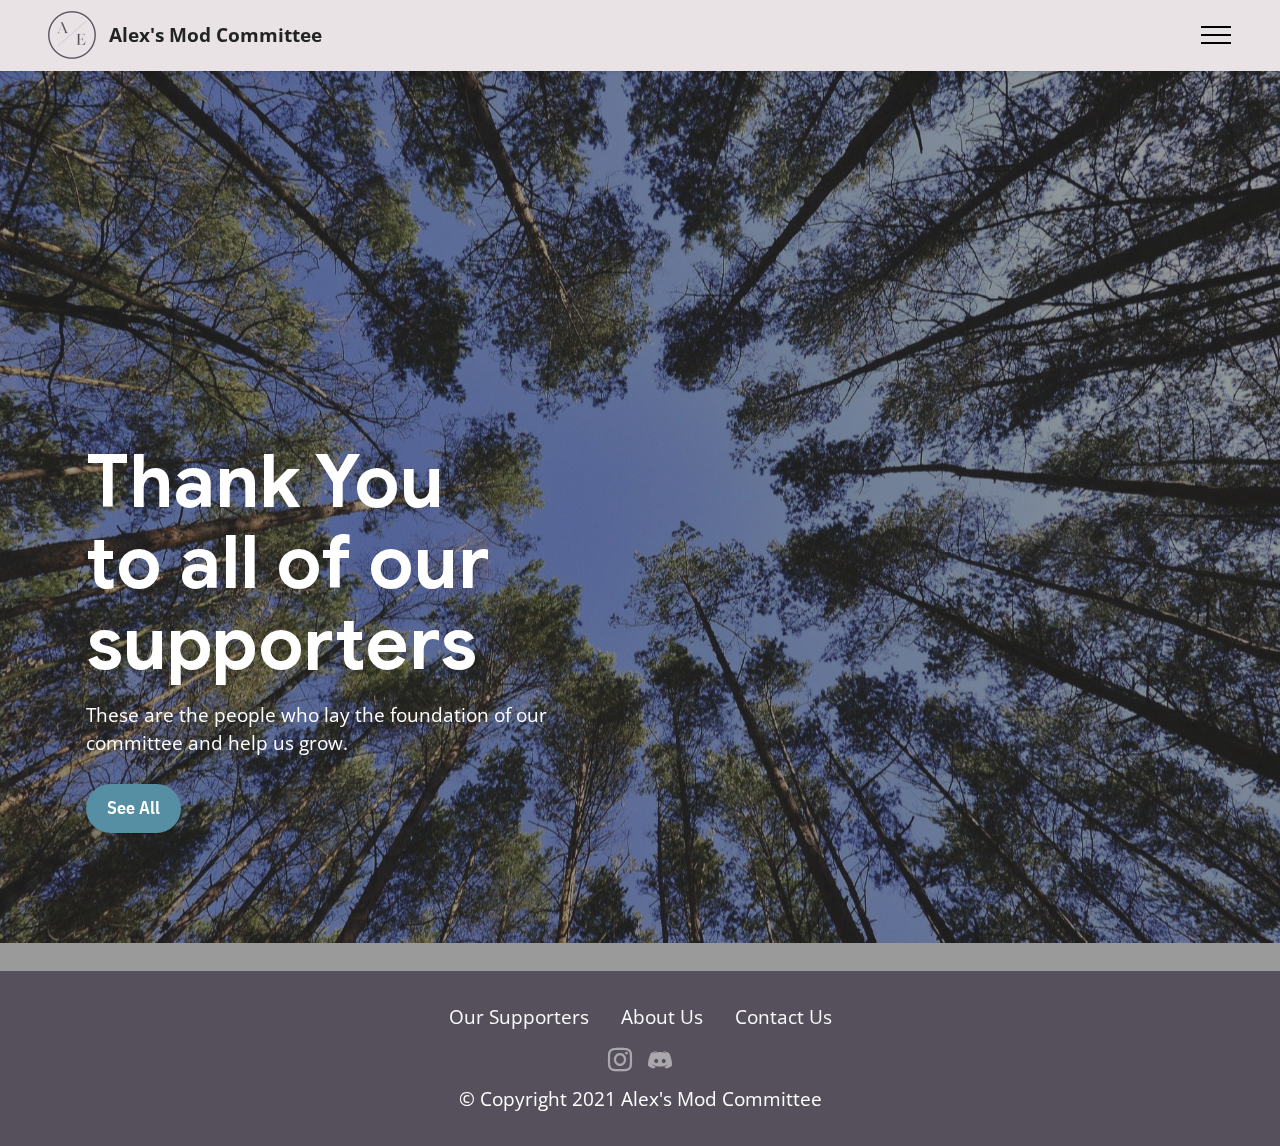
<file: Supporters.html>
<!DOCTYPE html>
<html  >
<head>
  
  <meta charset="UTF-8">
  <meta http-equiv="X-UA-Compatible" content="IE=edge">
  
  <meta name="viewport" content="width=device-width, initial-scale=1, minimum-scale=1">
  <link rel="shortcut icon" href="assets/images/simple-brand-initials-logo-mark-2-128x128.png" type="image/x-icon">
  <meta name="description" content="">
  
  
  <title>Our Supporters</title>
  <link rel="stylesheet" href="assets/web/assets/mobirise-icons2/mobirise2.css">
  <link rel="stylesheet" href="assets/tether/tether.min.css">
  <link rel="stylesheet" href="assets/bootstrap/css/bootstrap.min.css">
  <link rel="stylesheet" href="assets/bootstrap/css/bootstrap-grid.min.css">
  <link rel="stylesheet" href="assets/bootstrap/css/bootstrap-reboot.min.css">
  <link rel="stylesheet" href="assets/dropdown/css/style.css">
  <link rel="stylesheet" href="assets/socicon/css/styles.css">
  <link rel="stylesheet" href="assets/theme/css/style.css">
  <link href="assets/fonts/style.css" rel="stylesheet">
  <link rel="preload" as="style" href="assets/mobirise/css/mbr-additional.css"><link rel="stylesheet" href="assets/mobirise/css/mbr-additional.css" type="text/css">
  
  
  
  
</head>
<body>
  
  <section class="menu menu1 cid-spxhBSCPjY" once="menu" id="menu1-13">
    

    <nav class="navbar navbar-dropdown collapsed">
        <div class="container-fluid">
            <div class="navbar-brand">
                <span class="navbar-logo">
                    <a href="index.html">
                        <img src="assets/images/simple-brand-initials-logo-mark-96x96.png" alt="" style="height: 3rem;">
                    </a>
                </span>
                <span class="navbar-caption-wrap"><a class="navbar-caption text-black text-primary display-7" href="index.html">Alex's Mod Committee</a></span>
            </div>
            <button class="navbar-toggler" type="button" data-toggle="collapse" data-target="#navbarSupportedContent" aria-controls="navbarNavAltMarkup" aria-expanded="false" aria-label="Toggle navigation">
                <div class="hamburger">
                    <span></span>
                    <span></span>
                    <span></span>
                    <span></span>
                </div>
            </button>
            <div class="collapse navbar-collapse" id="navbarSupportedContent">
                <ul class="navbar-nav nav-dropdown nav-right" data-app-modern-menu="true"><li class="nav-item"><a class="nav-link link text-warning text-primary display-4" href="index.html"><span class="mobi-mbri mobi-mbri-home mbr-iconfont mbr-iconfont-btn"></span>
                            Home</a></li><li class="nav-item"><a class="nav-link link text-warning text-primary display-4" href="Supporters.html"><span class="mobi-mbri mobi-mbri-like mbr-iconfont mbr-iconfont-btn"></span>
                            Our Supporters</a></li><li class="nav-item"><a class="nav-link link text-warning text-primary display-4" href="Gallery.html"><span class="mobi-mbri mobi-mbri-photo mbr-iconfont mbr-iconfont-btn"></span>
                            Gallery</a></li>
                    <li class="nav-item"><a class="nav-link link text-warning text-primary display-4" href="About.html"><span class="mobi-mbri mobi-mbri-user mbr-iconfont mbr-iconfont-btn"></span>
                            About Us</a></li>
                    <li class="nav-item"><a class="nav-link link text-warning text-primary display-4" href="Contact.html"><span class="mobi-mbri mobi-mbri-letter mbr-iconfont mbr-iconfont-btn"></span>Contact Us</a>
                    </li></ul>
                
                
            </div>
        </div>
    </nav>
</section>

<section class="header4 cid-spxdfAEV8H mbr-fullscreen mbr-parallax-background" id="header4-10">

    
    <div class="mbr-overlay"></div>
    <div class="container">
        <div class="row">
            <div class="content-wrap">
                <h1 class="mbr-section-title mbr-fonts-style mbr-white mb-3 display-1">
                    <strong>Thank You<br>to all of our supporters</strong></h1>
                
                <p class="mbr-fonts-style mbr-text mbr-white mb-3 display-7">
                    These are the people who lay the foundation of our committee and help us grow.
                </p>

                <div class="mbr-section-btn"><a class="btn btn-secondary display-4" href="https://www.alexsupporters.live/">See All</a></div>
            </div>
        </div>
    </div>
</section>

<section class="footer3 cid-spxb9u71GS" once="footers" id="footer3-w">

    

    

    <div class="container">
        <div class="media-container-row align-center mbr-white">
            <div class="row row-links">
                <ul class="foot-menu">
                    
                    
                    
                    
                    
                <li class="foot-menu-item mbr-fonts-style display-7"><a href="Supporters.html" class="text-white">Our Supporters</a></li><li class="foot-menu-item mbr-fonts-style display-7"><a href="About.html" class="text-white">About Us</a></li><li class="foot-menu-item mbr-fonts-style display-7">
                        <a class="text-white text-primary" href="Contact.html"></a><a href="Contact.html" class="text-white">Contact Us
                    </a></li></ul>
            </div>
            <div class="row social-row">
                <div class="social-list align-right pb-2">
                    
                    
                    
                    
                    
                    
                <div class="soc-item">
                        <a href="https://twitter.com/mobirise" target="_blank">
                            <span class="mbr-iconfont mbr-iconfont-social socicon-instagram socicon"></span>
                        </a>
                    </div><div class="soc-item">
                        <a href="https://www.facebook.com/pages/Mobirise/1616226671953247" target="_blank">
                            <span class="mbr-iconfont mbr-iconfont-social socicon-discord socicon"></span>
                        </a>
                    </div></div>
            </div>
            <div class="row row-copirayt">
                <p class="mbr-text mb-0 mbr-fonts-style mbr-white align-center display-7">
                    © Copyright 2021 Alex's Mod Committee</p>
            </div>
        </div>
    </div>
</section><section id="top-1" hidden><a href="https://mobirise.site"></a></section><script src="assets/web/assets/jquery/jquery.min.js"></script>  <script src="assets/popper/popper.min.js"></script>  <script src="assets/tether/tether.min.js"></script>  <script src="assets/bootstrap/js/bootstrap.min.js"></script>  <script src="assets/smoothscroll/smooth-scroll.js"></script>  <script src="assets/parallax/jarallax.min.js"></script>  <script src="assets/dropdown/js/nav-dropdown.js"></script>  <script src="assets/dropdown/js/navbar-dropdown.js"></script>  <script src="assets/touchswipe/jquery.touch-swipe.min.js"></script>  <script src="assets/theme/js/script.js"></script>  
  
  
</body>
</html>
</file>
<file: assets/web/assets/mobirise-icons2/mobirise2.css>
@font-face {
  font-family: 'Moririse2';
  font-display: swap;
  src:  url('mobirise2.eot?f2bix4');
  src:  url('mobirise2.eot?f2bix4#iefix') format('embedded-opentype'),
    url('mobirise2.ttf?f2bix4') format('truetype'),
    url('mobirise2.woff?f2bix4') format('woff'),
    url('mobirise2.svg?f2bix4#mobirise2') format('svg');
  font-weight: normal;
  font-style: normal;
}

[class^="mobi-"], [class*=" mobi-"] {
  /* use !important to prevent issues with browser extensions that change fonts */
  font-family: 'Moririse2' !important;
  speak: none;
  font-style: normal;
  font-weight: normal;
  font-variant: normal;
  text-transform: none;
  line-height: 1;

  /* Better Font Rendering =========== */
  -webkit-font-smoothing: antialiased;
  -moz-osx-font-smoothing: grayscale;
}

.mobi-mbri-add-submenu:before {
  content: "\e900";
}
.mobi-mbri-alert:before {
  content: "\e901";
}
.mobi-mbri-align-center:before {
  content: "\e902";
}
.mobi-mbri-align-justify:before {
  content: "\e903";
}
.mobi-mbri-align-left:before {
  content: "\e904";
}
.mobi-mbri-align-right:before {
  content: "\e905";
}
.mobi-mbri-android:before {
  content: "\e906";
}
.mobi-mbri-apple:before {
  content: "\e907";
}
.mobi-mbri-arrow-down:before {
  content: "\e908";
}
.mobi-mbri-arrow-next:before {
  content: "\e909";
}
.mobi-mbri-arrow-prev:before {
  content: "\e90a";
}
.mobi-mbri-arrow-up:before {
  content: "\e90b";
}
.mobi-mbri-bold:before {
  content: "\e90c";
}
.mobi-mbri-bookmark:before {
  content: "\e90d";
}
.mobi-mbri-bootstrap:before {
  content: "\e90e";
}
.mobi-mbri-briefcase:before {
  content: "\e90f";
}
.mobi-mbri-browse:before {
  content: "\e910";
}
.mobi-mbri-bulleted-list:before {
  content: "\e911";
}
.mobi-mbri-calendar:before {
  content: "\e912";
}
.mobi-mbri-camera:before {
  content: "\e913";
}
.mobi-mbri-cart-add:before {
  content: "\e914";
}
.mobi-mbri-cart-full:before {
  content: "\e915";
}
.mobi-mbri-cash:before {
  content: "\e916";
}
.mobi-mbri-change-style:before {
  content: "\e917";
}
.mobi-mbri-chat:before {
  content: "\e918";
}
.mobi-mbri-clock:before {
  content: "\e919";
}
.mobi-mbri-close:before {
  content: "\e91a";
}
.mobi-mbri-cloud:before {
  content: "\e91b";
}
.mobi-mbri-code:before {
  content: "\e91c";
}
.mobi-mbri-contact-form:before {
  content: "\e91d";
}
.mobi-mbri-credit-card:before {
  content: "\e91e";
}
.mobi-mbri-cursor-click:before {
  content: "\e91f";
}
.mobi-mbri-cust-feedback:before {
  content: "\e920";
}
.mobi-mbri-database:before {
  content: "\e921";
}
.mobi-mbri-delivery:before {
  content: "\e922";
}
.mobi-mbri-desktop:before {
  content: "\e923";
}
.mobi-mbri-devices:before {
  content: "\e924";
}
.mobi-mbri-down:before {
  content: "\e925";
}
.mobi-mbri-download-2:before {
  content: "\e926";
}
.mobi-mbri-download:before {
  content: "\e927";
}
.mobi-mbri-drag-n-drop-2:before {
  content: "\e928";
}
.mobi-mbri-drag-n-drop:before {
  content: "\e929";
}
.mobi-mbri-edit-2:before {
  content: "\e92a";
}
.mobi-mbri-edit:before {
  content: "\e92b";
}
.mobi-mbri-error:before {
  content: "\e92c";
}
.mobi-mbri-extension:before {
  content: "\e92d";
}
.mobi-mbri-features:before {
  content: "\e92e";
}
.mobi-mbri-file:before {
  content: "\e92f";
}
.mobi-mbri-flag:before {
  content: "\e930";
}
.mobi-mbri-folder:before {
  content: "\e931";
}
.mobi-mbri-gift:before {
  content: "\e932";
}
.mobi-mbri-github:before {
  content: "\e933";
}
.mobi-mbri-globe-2:before {
  content: "\e934";
}
.mobi-mbri-globe:before {
  content: "\e935";
}
.mobi-mbri-growing-chart:before {
  content: "\e936";
}
.mobi-mbri-hearth:before {
  content: "\e937";
}
.mobi-mbri-help:before {
  content: "\e938";
}
.mobi-mbri-home:before {
  content: "\e939";
}
.mobi-mbri-hot-cup:before {
  content: "\e93a";
}
.mobi-mbri-idea:before {
  content: "\e93b";
}
.mobi-mbri-image-gallery:before {
  content: "\e93c";
}
.mobi-mbri-image-slider:before {
  content: "\e93d";
}
.mobi-mbri-info:before {
  content: "\e93e";
}
.mobi-mbri-italic:before {
  content: "\e93f";
}
.mobi-mbri-key:before {
  content: "\e940";
}
.mobi-mbri-laptop:before {
  content: "\e941";
}
.mobi-mbri-layers:before {
  content: "\e942";
}
.mobi-mbri-left-right:before {
  content: "\e943";
}
.mobi-mbri-left:before {
  content: "\e944";
}
.mobi-mbri-letter:before {
  content: "\e945";
}
.mobi-mbri-like:before {
  content: "\e946";
}
.mobi-mbri-link:before {
  content: "\e947";
}
.mobi-mbri-lock:before {
  content: "\e948";
}
.mobi-mbri-login:before {
  content: "\e949";
}
.mobi-mbri-logout:before {
  content: "\e94a";
}
.mobi-mbri-magic-stick:before {
  content: "\e94b";
}
.mobi-mbri-map-pin:before {
  content: "\e94c";
}
.mobi-mbri-menu:before {
  content: "\e94d";
}
.mobi-mbri-mobile-2:before {
  content: "\e94e";
}
.mobi-mbri-mobile-horizontal:before {
  content: "\e94f";
}
.mobi-mbri-mobile:before {
  content: "\e950";
}
.mobi-mbri-mobirise:before {
  content: "\e951";
}
.mobi-mbri-more-horizontal:before {
  content: "\e952";
}
.mobi-mbri-more-vertical:before {
  content: "\e953";
}
.mobi-mbri-music:before {
  content: "\e954";
}
.mobi-mbri-new-file:before {
  content: "\e955";
}
.mobi-mbri-numbered-list:before {
  content: "\e956";
}
.mobi-mbri-opened-folder:before {
  content: "\e957";
}
.mobi-mbri-pages:before {
  content: "\e958";
}
.mobi-mbri-paper-plane:before {
  content: "\e959";
}
.mobi-mbri-paperclip:before {
  content: "\e95a";
}
.mobi-mbri-phone:before {
  content: "\e95b";
}
.mobi-mbri-photo:before {
  content: "\e95c";
}
.mobi-mbri-photos:before {
  content: "\e95d";
}
.mobi-mbri-pin:before {
  content: "\e95e";
}
.mobi-mbri-play:before {
  content: "\e95f";
}
.mobi-mbri-plus:before {
  content: "\e960";
}
.mobi-mbri-preview:before {
  content: "\e961";
}
.mobi-mbri-print:before {
  content: "\e962";
}
.mobi-mbri-protect:before {
  content: "\e963";
}
.mobi-mbri-question:before {
  content: "\e964";
}
.mobi-mbri-quote-left:before {
  content: "\e965";
}
.mobi-mbri-quote-right:before {
  content: "\e966";
}
.mobi-mbri-redo:before {
  content: "\e967";
}
.mobi-mbri-refresh:before {
  content: "\e968";
}
.mobi-mbri-responsive-2:before {
  content: "\e969";
}
.mobi-mbri-responsive:before {
  content: "\e96a";
}
.mobi-mbri-right:before {
  content: "\e96b";
}
.mobi-mbri-rocket:before {
  content: "\e96c";
}
.mobi-mbri-sad-face:before {
  content: "\e96d";
}
.mobi-mbri-sale:before {
  content: "\e96e";
}
.mobi-mbri-save:before {
  content: "\e96f";
}
.mobi-mbri-search:before {
  content: "\e970";
}
.mobi-mbri-setting-2:before {
  content: "\e971";
}
.mobi-mbri-setting-3:before {
  content: "\e972";
}
.mobi-mbri-setting:before {
  content: "\e973";
}
.mobi-mbri-share:before {
  content: "\e974";
}
.mobi-mbri-shopping-bag:before {
  content: "\e975";
}
.mobi-mbri-shopping-basket:before {
  content: "\e976";
}
.mobi-mbri-shopping-cart:before {
  content: "\e977";
}
.mobi-mbri-sites:before {
  content: "\e978";
}
.mobi-mbri-smile-face:before {
  content: "\e979";
}
.mobi-mbri-speed:before {
  content: "\e97a";
}
.mobi-mbri-star:before {
  content: "\e97b";
}
.mobi-mbri-success:before {
  content: "\e97c";
}
.mobi-mbri-sun:before {
  content: "\e97d";
}
.mobi-mbri-sun2:before {
  content: "\e97e";
}
.mobi-mbri-tablet-vertical:before {
  content: "\e97f";
}
.mobi-mbri-tablet:before {
  content: "\e980";
}
.mobi-mbri-target:before {
  content: "\e981";
}
.mobi-mbri-timer:before {
  content: "\e982";
}
.mobi-mbri-to-ftp:before {
  content: "\e983";
}
.mobi-mbri-to-local-drive:before {
  content: "\e984";
}
.mobi-mbri-touch-swipe:before {
  content: "\e985";
}
.mobi-mbri-touch:before {
  content: "\e986";
}
.mobi-mbri-trash:before {
  content: "\e987";
}
.mobi-mbri-underline:before {
  content: "\e988";
}
.mobi-mbri-undo:before {
  content: "\e989";
}
.mobi-mbri-unlink:before {
  content: "\e98a";
}
.mobi-mbri-unlock:before {
  content: "\e98b";
}
.mobi-mbri-up-down:before {
  content: "\e98c";
}
.mobi-mbri-up:before {
  content: "\e98d";
}
.mobi-mbri-update:before {
  content: "\e98e";
}
.mobi-mbri-upload-2:before {
  content: "\e98f";
}
.mobi-mbri-upload:before {
  content: "\e990";
}
.mobi-mbri-user-2:before {
  content: "\e991";
}
.mobi-mbri-user:before {
  content: "\e992";
}
.mobi-mbri-users:before {
  content: "\e993";
}
.mobi-mbri-video-play:before {
  content: "\e994";
}
.mobi-mbri-video:before {
  content: "\e995";
}
.mobi-mbri-watch:before {
  content: "\e996";
}
.mobi-mbri-website-theme-2:before {
  content: "\e997";
}
.mobi-mbri-website-theme:before {
  content: "\e998";
}
.mobi-mbri-wifi:before {
  content: "\e999";
}
.mobi-mbri-windows:before {
  content: "\e99a";
}
.mobi-mbri-zoom-in:before {
  content: "\e99b";
}
.mobi-mbri-zoom-out:before {
  content: "\e99c";
}
</file>
<file: assets/dropdown/css/style.css>
.navbar-dropdown {
  left: 0;
  padding: 0;
  position: absolute;
  right: 0;
  top: 0;
  transition: all 0.45s ease;
  z-index: 1030;
  background: #282828; }
  .navbar-dropdown .navbar-logo {
    margin-right: 0.8rem;
    transition: margin 0.3s ease-in-out;
    vertical-align: middle; }
    .navbar-dropdown .navbar-logo img {
      height: 3.125rem;
      transition: all 0.3s ease-in-out; }
    .navbar-dropdown .navbar-logo.mbr-iconfont {
      font-size: 3.125rem;
      line-height: 3.125rem; }
  .navbar-dropdown .navbar-caption {
    font-weight: 700;
    white-space: normal;
    vertical-align: -4px;
    line-height: 3.125rem !important; }
    .navbar-dropdown .navbar-caption, .navbar-dropdown .navbar-caption:hover {
      color: inherit;
      text-decoration: none; }
  .navbar-dropdown .mbr-iconfont + .navbar-caption {
    vertical-align: -1px; }
  .navbar-dropdown.navbar-fixed-top {
    position: fixed; }
  .navbar-dropdown .navbar-brand span {
    vertical-align: -4px; }
  .navbar-dropdown.bg-color.transparent {
    background: none; }
  .navbar-dropdown.navbar-short .navbar-brand {
    padding: 0.625rem 0; }
    .navbar-dropdown.navbar-short .navbar-brand span {
      vertical-align: -1px; }
  .navbar-dropdown.navbar-short .navbar-caption {
    line-height: 2.375rem !important;
    vertical-align: -2px; }
  .navbar-dropdown.navbar-short .navbar-logo {
    margin-right: 0.5rem; }
    .navbar-dropdown.navbar-short .navbar-logo img {
      height: 2.375rem; }
    .navbar-dropdown.navbar-short .navbar-logo.mbr-iconfont {
      font-size: 2.375rem;
      line-height: 2.375rem; }
  .navbar-dropdown.navbar-short .mbr-table-cell {
    height: 3.625rem; }
  .navbar-dropdown .navbar-close {
    left: 0.6875rem;
    position: fixed;
    top: 0.75rem;
    z-index: 1000; }
  .navbar-dropdown .hamburger-icon {
    content: "";
    display: inline-block;
    vertical-align: middle;
    width: 16px;
    -webkit-box-shadow: 0 -6px 0 1px #282828,0 0 0 1px #282828,0 6px 0 1px #282828;
    -moz-box-shadow: 0 -6px 0 1px #282828,0 0 0 1px #282828,0 6px 0 1px #282828;
    box-shadow: 0 -6px 0 1px #282828,0 0 0 1px #282828,0 6px 0 1px #282828; }

.dropdown-menu .dropdown-toggle[data-toggle="dropdown-submenu"]::after {
  border-bottom: 0.35em solid transparent;
  border-left: 0.35em solid;
  border-right: 0;
  border-top: 0.35em solid transparent;
  margin-left: 0.3rem; }

.dropdown-menu .dropdown-item:focus {
  outline: 0; }

.nav-dropdown {
  font-size: 0.75rem;
  font-weight: 500;
  height: auto !important; }
  .nav-dropdown .nav-btn {
    padding-left: 1rem; }
  .nav-dropdown .link {
    margin: .667em 1.667em;
    font-weight: 500;
    padding: 0;
    transition: color .2s ease-in-out; }
    .nav-dropdown .link.dropdown-toggle {
      margin-right: 2.583em; }
      .nav-dropdown .link.dropdown-toggle::after {
        margin-left: .25rem;
        border-top: 0.35em solid;
        border-right: 0.35em solid transparent;
        border-left: 0.35em solid transparent;
        border-bottom: 0; }
      .nav-dropdown .link.dropdown-toggle[aria-expanded="true"] {
        margin: 0;
        padding: 0.667em 3.263em  0.667em 1.667em; }
  .nav-dropdown .link::after,
  .nav-dropdown .dropdown-item::after {
    color: inherit; }
  .nav-dropdown .btn {
    font-size: 0.75rem;
    font-weight: 700;
    letter-spacing: 0;
    margin-bottom: 0;
    padding-left: 1.25rem;
    padding-right: 1.25rem; }
  .nav-dropdown .dropdown-menu {
    border-radius: 0;
    border: 0;
    left: 0;
    margin: 0;
    padding-bottom: 1.25rem;
    padding-top: 1.25rem;
    position: relative; }
  .nav-dropdown .dropdown-submenu {
    margin-left: 0.125rem;
    top: 0; }
  .nav-dropdown .dropdown-item {
    font-weight: 500;
    line-height: 2;
    padding: 0.3846em 4.615em 0.3846em 1.5385em;
    position: relative;
    transition: color .2s ease-in-out, background-color .2s ease-in-out; }
    .nav-dropdown .dropdown-item::after {
      margin-top: -0.3077em;
      position: absolute;
      right: 1.1538em;
      top: 50%; }
    .nav-dropdown .dropdown-item:focus, .nav-dropdown .dropdown-item:hover {
      background: none; }

@media (max-width: 767px) {
  .nav-dropdown.navbar-toggleable-sm {
    bottom: 0;
    display: none;
    left: 0;
    overflow-x: hidden;
    position: fixed;
    top: 0;
    transform: translateX(-100%);
    -ms-transform: translateX(-100%);
    -webkit-transform: translateX(-100%);
    width: 18.75rem;
    z-index: 999; } }
.nav-dropdown.navbar-toggleable-xl {
  bottom: 0;
  display: none;
  left: 0;
  overflow-x: hidden;
  position: fixed;
  top: 0;
  transform: translateX(-100%);
  -ms-transform: translateX(-100%);
  -webkit-transform: translateX(-100%);
  width: 18.75rem;
  z-index: 999; }

.nav-dropdown-sm {
  display: block !important;
  overflow-x: hidden;
  overflow: auto;
  padding-top: 3.875rem; }
  .nav-dropdown-sm::after {
    content: "";
    display: block;
    height: 3rem;
    width: 100%; }
  .nav-dropdown-sm.collapse.in ~ .navbar-close {
    display: block !important; }
  .nav-dropdown-sm.collapsing, .nav-dropdown-sm.collapse.in {
    transform: translateX(0);
    -ms-transform: translateX(0);
    -webkit-transform: translateX(0);
    transition: all 0.25s ease-out;
    -webkit-transition: all 0.25s ease-out;
    background: #282828; }
  .nav-dropdown-sm.collapsing[aria-expanded="false"] {
    transform: translateX(-100%);
    -ms-transform: translateX(-100%);
    -webkit-transform: translateX(-100%); }
  .nav-dropdown-sm .nav-item {
    display: block;
    margin-left: 0 !important;
    padding-left: 0; }
  .nav-dropdown-sm .link,
  .nav-dropdown-sm .dropdown-item {
    border-top: 1px dotted rgba(255, 255, 255, 0.1);
    font-size: 0.8125rem;
    line-height: 1.6;
    margin: 0 !important;
    padding: 0.875rem 2.4rem 0.875rem 1.5625rem !important;
    position: relative;
    white-space: normal; }
    .nav-dropdown-sm .link:focus, .nav-dropdown-sm .link:hover,
    .nav-dropdown-sm .dropdown-item:focus,
    .nav-dropdown-sm .dropdown-item:hover {
      background: rgba(0, 0, 0, 0.2) !important;
      color: #c0a375; }
  .nav-dropdown-sm .nav-btn {
    position: relative;
    padding: 1.5625rem 1.5625rem 0 1.5625rem; }
    .nav-dropdown-sm .nav-btn::before {
      border-top: 1px dotted rgba(255, 255, 255, 0.1);
      content: "";
      left: 0;
      position: absolute;
      top: 0;
      width: 100%; }
    .nav-dropdown-sm .nav-btn + .nav-btn {
      padding-top: 0.625rem; }
      .nav-dropdown-sm .nav-btn + .nav-btn::before {
        display: none; }
  .nav-dropdown-sm .btn {
    padding: 0.625rem 0; }
  .nav-dropdown-sm .dropdown-toggle[data-toggle="dropdown-submenu"]::after {
    margin-left: .25rem;
    border-top: 0.35em solid;
    border-right: 0.35em solid transparent;
    border-left: 0.35em solid transparent;
    border-bottom: 0; }
  .nav-dropdown-sm .dropdown-toggle[data-toggle="dropdown-submenu"][aria-expanded="true"]::after {
    border-top: 0;
    border-right: 0.35em solid transparent;
    border-left: 0.35em solid transparent;
    border-bottom: 0.35em solid; }
  .nav-dropdown-sm .dropdown-menu {
    margin: 0;
    padding: 0;
    position: relative;
    top: 0;
    left: 0;
    width: 100%;
    border: 0;
    float: none;
    border-radius: 0;
    background: none; }
  .nav-dropdown-sm .dropdown-submenu {
    left: 100%;
    margin-left: 0.125rem;
    margin-top: -1.25rem;
    top: 0; }

.navbar-toggleable-sm .nav-dropdown .dropdown-menu {
  position: absolute; }

.navbar-toggleable-sm .nav-dropdown .dropdown-submenu {
  left: 100%;
  margin-left: 0.125rem;
  margin-top: -1.25rem;
  top: 0; }

.navbar-toggleable-sm.opened .nav-dropdown .dropdown-menu {
  position: relative; }

.navbar-toggleable-sm.opened .nav-dropdown .dropdown-submenu {
  left: 0;
  margin-left: 00rem;
  margin-top: 0rem;
  top: 0; }

.is-builder .nav-dropdown.collapsing {
  transition: none !important; }

/*# sourceMappingURL=style.css.map */
</file>
<file: assets/socicon/css/styles.css>
@charset "UTF-8";

@font-face {
  font-family: 'Socicon';
  src:  url('../fonts/socicon.eot');
  src:  url('../fonts/socicon.eot?#iefix') format('embedded-opentype'),
    url('../fonts/socicon.woff2') format('woff2'),
    url('../fonts/socicon.ttf') format('truetype'),
    url('../fonts/socicon.woff') format('woff'),
    url('../fonts/socicon.svg#socicon') format('svg');
  font-weight: normal;
  font-style: normal;
  font-display: swap;
}

[data-icon]:before {
  font-family: "socicon" !important;
  content: attr(data-icon);
  font-style: normal !important;
  font-weight: normal !important;
  font-variant: normal !important;
  text-transform: none !important;
  speak: none;
  line-height: 1;
  -webkit-font-smoothing: antialiased;
  -moz-osx-font-smoothing: grayscale;
}

[class^="socicon-"], [class*=" socicon-"] {
  /* use !important to prevent issues with browser extensions that change fonts */
  font-family: 'Socicon' !important;
  speak: none;
  font-style: normal;
  font-weight: normal;
  font-variant: normal;
  text-transform: none;
  line-height: 1;

  /* Better Font Rendering =========== */
  -webkit-font-smoothing: antialiased;
  -moz-osx-font-smoothing: grayscale;
}

.socicon-eitaa:before {
  content: "\e97c";
}
.socicon-soroush:before {
  content: "\e97d";
}
.socicon-bale:before {
  content: "\e97e";
}
.socicon-zazzle:before {
  content: "\e97b";
}
.socicon-society6:before {
  content: "\e97a";
}
.socicon-redbubble:before {
  content: "\e979";
}
.socicon-avvo:before {
  content: "\e978";
}
.socicon-stitcher:before {
  content: "\e977";
}
.socicon-googlehangouts:before {
  content: "\e974";
}
.socicon-dlive:before {
  content: "\e975";
}
.socicon-vsco:before {
  content: "\e976";
}
.socicon-flipboard:before {
  content: "\e973";
}
.socicon-ubuntu:before {
  content: "\e958";
}
.socicon-artstation:before {
  content: "\e959";
}
.socicon-invision:before {
  content: "\e95a";
}
.socicon-torial:before {
  content: "\e95b";
}
.socicon-collectorz:before {
  content: "\e95c";
}
.socicon-seenthis:before {
  content: "\e95d";
}
.socicon-googleplaymusic:before {
  content: "\e95e";
}
.socicon-debian:before {
  content: "\e95f";
}
.socicon-filmfreeway:before {
  content: "\e960";
}
.socicon-gnome:before {
  content: "\e961";
}
.socicon-itchio:before {
  content: "\e962";
}
.socicon-jamendo:before {
  content: "\e963";
}
.socicon-mix:before {
  content: "\e964";
}
.socicon-sharepoint:before {
  content: "\e965";
}
.socicon-tinder:before {
  content: "\e966";
}
.socicon-windguru:before {
  content: "\e967";
}
.socicon-cdbaby:before {
  content: "\e968";
}
.socicon-elementaryos:before {
  content: "\e969";
}
.socicon-stage32:before {
  content: "\e96a";
}
.socicon-tiktok:before {
  content: "\e96b";
}
.socicon-gitter:before {
  content: "\e96c";
}
.socicon-letterboxd:before {
  content: "\e96d";
}
.socicon-threema:before {
  content: "\e96e";
}
.socicon-splice:before {
  content: "\e96f";
}
.socicon-metapop:before {
  content: "\e970";
}
.socicon-naver:before {
  content: "\e971";
}
.socicon-remote:before {
  content: "\e972";
}
.socicon-internet:before {
  content: "\e957";
}
.socicon-moddb:before {
  content: "\e94b";
}
.socicon-indiedb:before {
  content: "\e94c";
}
.socicon-traxsource:before {
  content: "\e94d";
}
.socicon-gamefor:before {
  content: "\e94e";
}
.socicon-pixiv:before {
  content: "\e94f";
}
.socicon-myanimelist:before {
  content: "\e950";
}
.socicon-blackberry:before {
  content: "\e951";
}
.socicon-wickr:before {
  content: "\e952";
}
.socicon-spip:before {
  content: "\e953";
}
.socicon-napster:before {
  content: "\e954";
}
.socicon-beatport:before {
  content: "\e955";
}
.socicon-hackerone:before {
  content: "\e956";
}
.socicon-hackernews:before {
  content: "\e946";
}
.socicon-smashwords:before {
  content: "\e947";
}
.socicon-kobo:before {
  content: "\e948";
}
.socicon-bookbub:before {
  content: "\e949";
}
.socicon-mailru:before {
  content: "\e94a";
}
.socicon-gitlab:before {
  content: "\e945";
}
.socicon-instructables:before {
  content: "\e944";
}
.socicon-portfolio:before {
  content: "\e943";
}
.socicon-codered:before {
  content: "\e940";
}
.socicon-origin:before {
  content: "\e941";
}
.socicon-nextdoor:before {
  content: "\e942";
}
.socicon-udemy:before {
  content: "\e93f";
}
.socicon-livemaster:before {
  content: "\e93e";
}
.socicon-crunchbase:before {
  content: "\e93b";
}
.socicon-homefy:before {
  content: "\e93c";
}
.socicon-calendly:before {
  content: "\e93d";
}
.socicon-realtor:before {
  content: "\e90f";
}
.socicon-tidal:before {
  content: "\e910";
}
.socicon-qobuz:before {
  content: "\e911";
}
.socicon-natgeo:before {
  content: "\e912";
}
.socicon-mastodon:before {
  content: "\e913";
}
.socicon-unsplash:before {
  content: "\e914";
}
.socicon-homeadvisor:before {
  content: "\e915";
}
.socicon-angieslist:before {
  content: "\e916";
}
.socicon-codepen:before {
  content: "\e917";
}
.socicon-slack:before {
  content: "\e918";
}
.socicon-openaigym:before {
  content: "\e919";
}
.socicon-logmein:before {
  content: "\e91a";
}
.socicon-fiverr:before {
  content: "\e91b";
}
.socicon-gotomeeting:before {
  content: "\e91c";
}
.socicon-aliexpress:before {
  content: "\e91d";
}
.socicon-guru:before {
  content: "\e91e";
}
.socicon-appstore:before {
  content: "\e91f";
}
.socicon-homes:before {
  content: "\e920";
}
.socicon-zoom:before {
  content: "\e921";
}
.socicon-alibaba:before {
  content: "\e922";
}
.socicon-craigslist:before {
  content: "\e923";
}
.socicon-wix:before {
  content: "\e924";
}
.socicon-redfin:before {
  content: "\e925";
}
.socicon-googlecalendar:before {
  content: "\e926";
}
.socicon-shopify:before {
  content: "\e927";
}
.socicon-freelancer:before {
  content: "\e928";
}
.socicon-seedrs:before {
  content: "\e929";
}
.socicon-bing:before {
  content: "\e92a";
}
.socicon-doodle:before {
  content: "\e92b";
}
.socicon-bonanza:before {
  content: "\e92c";
}
.socicon-squarespace:before {
  content: "\e92d";
}
.socicon-toptal:before {
  content: "\e92e";
}
.socicon-gust:before {
  content: "\e92f";
}
.socicon-ask:before {
  content: "\e930";
}
.socicon-trulia:before {
  content: "\e931";
}
.socicon-loomly:before {
  content: "\e932";
}
.socicon-ghost:before {
  content: "\e933";
}
.socicon-upwork:before {
  content: "\e934";
}
.socicon-fundable:before {
  content: "\e935";
}
.socicon-booking:before {
  content: "\e936";
}
.socicon-googlemaps:before {
  content: "\e937";
}
.socicon-zillow:before {
  content: "\e938";
}
.socicon-niconico:before {
  content: "\e939";
}
.socicon-toneden:before {
  content: "\e93a";
}
.socicon-augment:before {
  content: "\e908";
}
.socicon-bitbucket:before {
  content: "\e909";
}
.socicon-fyuse:before {
  content: "\e90a";
}
.socicon-yt-gaming:before {
  content: "\e90b";
}
.socicon-sketchfab:before {
  content: "\e90c";
}
.socicon-mobcrush:before {
  content: "\e90d";
}
.socicon-microsoft:before {
  content: "\e90e";
}
.socicon-pandora:before {
  content: "\e907";
}
.socicon-messenger:before {
  content: "\e906";
}
.socicon-gamewisp:before {
  content: "\e905";
}
.socicon-bloglovin:before {
  content: "\e904";
}
.socicon-tunein:before {
  content: "\e903";
}
.socicon-gamejolt:before {
  content: "\e901";
}
.socicon-trello:before {
  content: "\e902";
}
.socicon-spreadshirt:before {
  content: "\e900";
}
.socicon-500px:before {
  content: "\e000";
}
.socicon-8tracks:before {
  content: "\e001";
}
.socicon-airbnb:before {
  content: "\e002";
}
.socicon-alliance:before {
  content: "\e003";
}
.socicon-amazon:before {
  content: "\e004";
}
.socicon-amplement:before {
  content: "\e005";
}
.socicon-android:before {
  content: "\e006";
}
.socicon-angellist:before {
  content: "\e007";
}
.socicon-apple:before {
  content: "\e008";
}
.socicon-appnet:before {
  content: "\e009";
}
.socicon-baidu:before {
  content: "\e00a";
}
.socicon-bandcamp:before {
  content: "\e00b";
}
.socicon-battlenet:before {
  content: "\e00c";
}
.socicon-mixer:before {
  content: "\e00d";
}
.socicon-bebee:before {
  content: "\e00e";
}
.socicon-bebo:before {
  content: "\e00f";
}
.socicon-behance:before {
  content: "\e010";
}
.socicon-blizzard:before {
  content: "\e011";
}
.socicon-blogger:before {
  content: "\e012";
}
.socicon-buffer:before {
  content: "\e013";
}
.socicon-chrome:before {
  content: "\e014";
}
.socicon-coderwall:before {
  content: "\e015";
}
.socicon-curse:before {
  content: "\e016";
}
.socicon-dailymotion:before {
  content: "\e017";
}
.socicon-deezer:before {
  content: "\e018";
}
.socicon-delicious:before {
  content: "\e019";
}
.socicon-deviantart:before {
  content: "\e01a";
}
.socicon-diablo:before {
  content: "\e01b";
}
.socicon-digg:before {
  content: "\e01c";
}
.socicon-discord:before {
  content: "\e01d";
}
.socicon-disqus:before {
  content: "\e01e";
}
.socicon-douban:before {
  content: "\e01f";
}
.socicon-draugiem:before {
  content: "\e020";
}
.socicon-dribbble:before {
  content: "\e021";
}
.socicon-drupal:before {
  content: "\e022";
}
.socicon-ebay:before {
  content: "\e023";
}
.socicon-ello:before {
  content: "\e024";
}
.socicon-endomodo:before {
  content: "\e025";
}
.socicon-envato:before {
  content: "\e026";
}
.socicon-etsy:before {
  content: "\e027";
}
.socicon-facebook:before {
  content: "\e028";
}
.socicon-feedburner:before {
  content: "\e029";
}
.socicon-filmweb:before {
  content: "\e02a";
}
.socicon-firefox:before {
  content: "\e02b";
}
.socicon-flattr:before {
  content: "\e02c";
}
.socicon-flickr:before {
  content: "\e02d";
}
.socicon-formulr:before {
  content: "\e02e";
}
.socicon-forrst:before {
  content: "\e02f";
}
.socicon-foursquare:before {
  content: "\e030";
}
.socicon-friendfeed:before {
  content: "\e031";
}
.socicon-github:before {
  content: "\e032";
}
.socicon-goodreads:before {
  content: "\e033";
}
.socicon-google:before {
  content: "\e034";
}
.socicon-googlescholar:before {
  content: "\e035";
}
.socicon-googlegroups:before {
  content: "\e036";
}
.socicon-googlephotos:before {
  content: "\e037";
}
.socicon-googleplus:before {
  content: "\e038";
}
.socicon-grooveshark:before {
  content: "\e039";
}
.socicon-hackerrank:before {
  content: "\e03a";
}
.socicon-hearthstone:before {
  content: "\e03b";
}
.socicon-hellocoton:before {
  content: "\e03c";
}
.socicon-heroes:before {
  content: "\e03d";
}
.socicon-smashcast:before {
  content: "\e03e";
}
.socicon-horde:before {
  content: "\e03f";
}
.socicon-houzz:before {
  content: "\e040";
}
.socicon-icq:before {
  content: "\e041";
}
.socicon-identica:before {
  content: "\e042";
}
.socicon-imdb:before {
  content: "\e043";
}
.socicon-instagram:before {
  content: "\e044";
}
.socicon-issuu:before {
  content: "\e045";
}
.socicon-istock:before {
  content: "\e046";
}
.socicon-itunes:before {
  content: "\e047";
}
.socicon-keybase:before {
  content: "\e048";
}
.socicon-lanyrd:before {
  content: "\e049";
}
.socicon-lastfm:before {
  content: "\e04a";
}
.socicon-line:before {
  content: "\e04b";
}
.socicon-linkedin:before {
  content: "\e04c";
}
.socicon-livejournal:before {
  content: "\e04d";
}
.socicon-lyft:before {
  content: "\e04e";
}
.socicon-macos:before {
  content: "\e04f";
}
.socicon-mail:before {
  content: "\e050";
}
.socicon-medium:before {
  content: "\e051";
}
.socicon-meetup:before {
  content: "\e052";
}
.socicon-mixcloud:before {
  content: "\e053";
}
.socicon-modelmayhem:before {
  content: "\e054";
}
.socicon-mumble:before {
  content: "\e055";
}
.socicon-myspace:before {
  content: "\e056";
}
.socicon-newsvine:before {
  content: "\e057";
}
.socicon-nintendo:before {
  content: "\e058";
}
.socicon-npm:before {
  content: "\e059";
}
.socicon-odnoklassniki:before {
  content: "\e05a";
}
.socicon-openid:before {
  content: "\e05b";
}
.socicon-opera:before {
  content: "\e05c";
}
.socicon-outlook:before {
  content: "\e05d";
}
.socicon-overwatch:before {
  content: "\e05e";
}
.socicon-patreon:before {
  content: "\e05f";
}
.socicon-paypal:before {
  content: "\e060";
}
.socicon-periscope:before {
  content: "\e061";
}
.socicon-persona:before {
  content: "\e062";
}
.socicon-pinterest:before {
  content: "\e063";
}
.socicon-play:before {
  content: "\e064";
}
.socicon-player:before {
  content: "\e065";
}
.socicon-playstation:before {
  content: "\e066";
}
.socicon-pocket:before {
  content: "\e067";
}
.socicon-qq:before {
  content: "\e068";
}
.socicon-quora:before {
  content: "\e069";
}
.socicon-raidcall:before {
  content: "\e06a";
}
.socicon-ravelry:before {
  content: "\e06b";
}
.socicon-reddit:before {
  content: "\e06c";
}
.socicon-renren:before {
  content: "\e06d";
}
.socicon-researchgate:before {
  content: "\e06e";
}
.socicon-residentadvisor:before {
  content: "\e06f";
}
.socicon-reverbnation:before {
  content: "\e070";
}
.socicon-rss:before {
  content: "\e071";
}
.socicon-sharethis:before {
  content: "\e072";
}
.socicon-skype:before {
  content: "\e073";
}
.socicon-slideshare:before {
  content: "\e074";
}
.socicon-smugmug:before {
  content: "\e075";
}
.socicon-snapchat:before {
  content: "\e076";
}
.socicon-songkick:before {
  content: "\e077";
}
.socicon-soundcloud:before {
  content: "\e078";
}
.socicon-spotify:before {
  content: "\e079";
}
.socicon-stackexchange:before {
  content: "\e07a";
}
.socicon-stackoverflow:before {
  content: "\e07b";
}
.socicon-starcraft:before {
  content: "\e07c";
}
.socicon-stayfriends:before {
  content: "\e07d";
}
.socicon-steam:before {
  content: "\e07e";
}
.socicon-storehouse:before {
  content: "\e07f";
}
.socicon-strava:before {
  content: "\e080";
}
.socicon-streamjar:before {
  content: "\e081";
}
.socicon-stumbleupon:before {
  content: "\e082";
}
.socicon-swarm:before {
  content: "\e083";
}
.socicon-teamspeak:before {
  content: "\e084";
}
.socicon-teamviewer:before {
  content: "\e085";
}
.socicon-technorati:before {
  content: "\e086";
}
.socicon-telegram:before {
  content: "\e087";
}
.socicon-tripadvisor:before {
  content: "\e088";
}
.socicon-tripit:before {
  content: "\e089";
}
.socicon-triplej:before {
  content: "\e08a";
}
.socicon-tumblr:before {
  content: "\e08b";
}
.socicon-twitch:before {
  content: "\e08c";
}
.socicon-twitter:before {
  content: "\e08d";
}
.socicon-uber:before {
  content: "\e08e";
}
.socicon-ventrilo:before {
  content: "\e08f";
}
.socicon-viadeo:before {
  content: "\e090";
}
.socicon-viber:before {
  content: "\e091";
}
.socicon-viewbug:before {
  content: "\e092";
}
.socicon-vimeo:before {
  content: "\e093";
}
.socicon-vine:before {
  content: "\e094";
}
.socicon-vkontakte:before {
  content: "\e095";
}
.socicon-warcraft:before {
  content: "\e096";
}
.socicon-wechat:before {
  content: "\e097";
}
.socicon-weibo:before {
  content: "\e098";
}
.socicon-whatsapp:before {
  content: "\e099";
}
.socicon-wikipedia:before {
  content: "\e09a";
}
.socicon-windows:before {
  content: "\e09b";
}
.socicon-wordpress:before {
  content: "\e09c";
}
.socicon-wykop:before {
  content: "\e09d";
}
.socicon-xbox:before {
  content: "\e09e";
}
.socicon-xing:before {
  content: "\e09f";
}
.socicon-yahoo:before {
  content: "\e0a0";
}
.socicon-yammer:before {
  content: "\e0a1";
}
.socicon-yandex:before {
  content: "\e0a2";
}
.socicon-yelp:before {
  content: "\e0a3";
}
.socicon-younow:before {
  content: "\e0a4";
}
.socicon-youtube:before {
  content: "\e0a5";
}
.socicon-zapier:before {
  content: "\e0a6";
}
.socicon-zerply:before {
  content: "\e0a7";
}
.socicon-zomato:before {
  content: "\e0a8";
}
.socicon-zynga:before {
  content: "\e0a9";
}
</file>
<file: assets/theme/css/style.css>
@charset "UTF-8";
section {
  background-color: #ffffff;
}

body {
  font-style: normal;
  line-height: 1.5;
  font-weight: 400;
  color: #232323;
  position: relative;
}

section,
.container,
.container-fluid {
  position: relative;
  word-wrap: break-word;
}

a.mbr-iconfont:hover {
  text-decoration: none;
}

.article .lead p,
.article .lead ul,
.article .lead ol,
.article .lead pre,
.article .lead blockquote {
  margin-bottom: 0;
}

a {
  font-style: normal;
  font-weight: 400;
  cursor: pointer;
}
a, a:hover {
  text-decoration: none;
}

.mbr-section-title {
  font-style: normal;
  line-height: 1.3;
}

.mbr-section-subtitle {
  line-height: 1.3;
}

.mbr-text {
  font-style: normal;
  line-height: 1.7;
}

h1,
h2,
h3,
h4,
h5,
h6,
.display-1,
.display-2,
.display-4,
.display-5,
.display-7,
span,
p,
a {
  line-height: 1;
  word-break: break-word;
  word-wrap: break-word;
  font-weight: 400;
}

b,
strong {
  font-weight: bold;
}

input:-webkit-autofill, input:-webkit-autofill:hover, input:-webkit-autofill:focus, input:-webkit-autofill:active {
  transition-delay: 9999s;
  -webkit-transition-property: background-color, color;
  transition-property: background-color, color;
}

textarea[type=hidden] {
  display: none;
}

section {
  background-position: 50% 50%;
  background-repeat: no-repeat;
  background-size: cover;
}
section .mbr-background-video,
section .mbr-background-video-preview {
  position: absolute;
  bottom: 0;
  left: 0;
  right: 0;
  top: 0;
}

.hidden {
  visibility: hidden;
}

.mbr-z-index20 {
  z-index: 20;
}

/*! Base colors */
.mbr-white {
  color: #ffffff;
}

.mbr-black {
  color: #111111;
}

.mbr-bg-white {
  background-color: #ffffff;
}

.mbr-bg-black {
  background-color: #000000;
}

/*! Text-aligns */
.align-left {
  text-align: left;
}

.align-center {
  text-align: center;
}

.align-right {
  text-align: right;
}

/*! Font-weight  */
.mbr-light {
  font-weight: 300;
}

.mbr-regular {
  font-weight: 400;
}

.mbr-semibold {
  font-weight: 500;
}

.mbr-bold {
  font-weight: 700;
}

/*! Media  */
.media-content {
  flex-basis: 100%;
}

.media-container-row {
  display: flex;
  flex-direction: row;
  flex-wrap: wrap;
  justify-content: center;
  align-content: center;
  align-items: start;
}
.media-container-row .media-size-item {
  width: 400px;
}

.media-container-column {
  display: flex;
  flex-direction: column;
  flex-wrap: wrap;
  justify-content: center;
  align-content: center;
  align-items: stretch;
}
.media-container-column > * {
  width: 100%;
}

@media (min-width: 992px) {
  .media-container-row {
    flex-wrap: nowrap;
  }
}
figure {
  margin-bottom: 0;
  overflow: hidden;
}

figure[mbr-media-size] {
  transition: width 0.1s;
}

img,
iframe {
  display: block;
  width: 100%;
}

.card {
  background-color: transparent;
  border: none;
}

.card-box {
  width: 100%;
}

.card-img {
  text-align: center;
  flex-shrink: 0;
  -webkit-flex-shrink: 0;
}

.media {
  max-width: 100%;
  margin: 0 auto;
}

.mbr-figure {
  align-self: center;
}

.media-container > div {
  max-width: 100%;
}

.mbr-figure img,
.card-img img {
  width: 100%;
}

@media (max-width: 991px) {
  .media-size-item {
    width: auto !important;
  }

  .media {
    width: auto;
  }

  .mbr-figure {
    width: 100% !important;
  }
}
/*! Buttons */
.mbr-section-btn {
  margin-left: -0.6rem;
  margin-right: -0.6rem;
  font-size: 0;
}

.btn {
  font-weight: 600;
  border-width: 1px;
  font-style: normal;
  margin: 0.6rem 0.6rem;
  white-space: normal;
  transition: all 0.2s ease-in-out;
  display: inline-flex;
  align-items: center;
  justify-content: center;
  word-break: break-word;
}

.btn-sm {
  font-weight: 600;
  letter-spacing: 0px;
  transition: all 0.3s ease-in-out;
}

.btn-md {
  font-weight: 600;
  letter-spacing: 0px;
  transition: all 0.3s ease-in-out;
}

.btn-lg {
  font-weight: 600;
  letter-spacing: 0px;
  transition: all 0.3s ease-in-out;
}

.btn-form {
  margin: 0;
}
.btn-form:hover {
  cursor: pointer;
}

nav .mbr-section-btn {
  margin-left: 0rem;
  margin-right: 0rem;
}

/*! Btn icon margin */
.btn .mbr-iconfont,
.btn.btn-sm .mbr-iconfont {
  order: 1;
  cursor: pointer;
  margin-left: 0.5rem;
  vertical-align: sub;
}

.btn.btn-md .mbr-iconfont,
.btn.btn-md .mbr-iconfont {
  margin-left: 0.8rem;
}

.mbr-regular {
  font-weight: 400;
}

.mbr-semibold {
  font-weight: 500;
}

.mbr-bold {
  font-weight: 700;
}

[type=submit] {
  -webkit-appearance: none;
}

/*! Full-screen */
.mbr-fullscreen .mbr-overlay {
  min-height: 100vh;
}

.mbr-fullscreen {
  display: flex;
  display: -moz-flex;
  display: -ms-flex;
  display: -o-flex;
  align-items: center;
  min-height: 100vh;
  padding-top: 3rem;
  padding-bottom: 3rem;
}

/*! Map */
.map {
  height: 25rem;
  position: relative;
}
.map iframe {
  width: 100%;
  height: 100%;
}

/*! Scroll to top arrow */
.mbr-arrow-up {
  bottom: 25px;
  right: 90px;
  position: fixed;
  text-align: right;
  z-index: 5000;
  color: #ffffff;
  font-size: 22px;
}

.mbr-arrow-up a {
  background: rgba(0, 0, 0, 0.2);
  border-radius: 50%;
  color: #fff;
  display: inline-block;
  height: 60px;
  width: 60px;
  border: 2px solid #fff;
  outline-style: none !important;
  position: relative;
  text-decoration: none;
  transition: all 0.3s ease-in-out;
  cursor: pointer;
  text-align: center;
}
.mbr-arrow-up a:hover {
  background-color: rgba(0, 0, 0, 0.4);
}
.mbr-arrow-up a i {
  line-height: 60px;
}

.mbr-arrow-up-icon {
  display: block;
  color: #fff;
}

.mbr-arrow-up-icon::before {
  content: "›";
  display: inline-block;
  font-family: serif;
  font-size: 22px;
  line-height: 1;
  font-style: normal;
  position: relative;
  top: 6px;
  left: -4px;
  transform: rotate(-90deg);
}

/*! Arrow Down */
.mbr-arrow {
  position: absolute;
  bottom: 45px;
  left: 50%;
  width: 60px;
  height: 60px;
  cursor: pointer;
  background-color: rgba(80, 80, 80, 0.5);
  border-radius: 50%;
  transform: translateX(-50%);
}
@media (max-width: 767px) {
  .mbr-arrow {
    display: none;
  }
}
.mbr-arrow > a {
  display: inline-block;
  text-decoration: none;
  outline-style: none;
  -webkit-animation: arrowdown 1.7s ease-in-out infinite;
          animation: arrowdown 1.7s ease-in-out infinite;
  color: #ffffff;
}
.mbr-arrow > a > i {
  position: absolute;
  top: -2px;
  left: 15px;
  font-size: 2rem;
}

#scrollToTop a i::before {
  content: "";
  position: absolute;
  display: block;
  border-bottom: 2.5px solid #fff;
  border-left: 2.5px solid #fff;
  width: 27.8%;
  height: 27.8%;
  left: 50%;
  top: 51%;
  transform: translateY(-30%) translateX(-50%) rotate(135deg);
}

@keyframes arrowdown {
  0% {
    transform: translateY(0px);
  }
  50% {
    transform: translateY(-5px);
  }
  100% {
    transform: translateY(0px);
  }
}
@-webkit-keyframes arrowdown {
  0% {
    transform: translateY(0px);
  }
  50% {
    transform: translateY(-5px);
  }
  100% {
    transform: translateY(0px);
  }
}
@media (max-width: 500px) {
  .mbr-arrow-up {
    left: 0;
    right: 0;
    text-align: center;
  }
}
/*Gradients animation*/
@keyframes gradient-animation {
  from {
    background-position: 0% 100%;
    -webkit-animation-timing-function: ease-in-out;
            animation-timing-function: ease-in-out;
  }
  to {
    background-position: 100% 0%;
    -webkit-animation-timing-function: ease-in-out;
            animation-timing-function: ease-in-out;
  }
}
@-webkit-keyframes gradient-animation {
  from {
    background-position: 0% 100%;
    -webkit-animation-timing-function: ease-in-out;
            animation-timing-function: ease-in-out;
  }
  to {
    background-position: 100% 0%;
    -webkit-animation-timing-function: ease-in-out;
            animation-timing-function: ease-in-out;
  }
}
.bg-gradient {
  background-size: 200% 200%;
  animation: gradient-animation 5s infinite alternate;
  -webkit-animation: gradient-animation 5s infinite alternate;
}

.menu .navbar-brand {
  display: -webkit-flex;
}
.menu .navbar-brand span {
  display: flex;
  display: -webkit-flex;
}
.menu .navbar-brand .navbar-caption-wrap {
  display: -webkit-flex;
}
.menu .navbar-brand .navbar-logo img {
  display: -webkit-flex;
  width: auto;
}
@media (min-width: 768px) and (max-width: 991px) {
  .menu .navbar-toggleable-sm .navbar-nav {
    display: -ms-flexbox;
  }
}
@media (max-width: 991px) {
  .menu .navbar-collapse {
    max-height: 93.5vh;
  }
  .menu .navbar-collapse.show {
    overflow: auto;
  }
}
@media (min-width: 992px) {
  .menu .navbar-nav.nav-dropdown {
    display: -webkit-flex;
  }
  .menu .navbar-toggleable-sm .navbar-collapse {
    display: -webkit-flex !important;
  }
  .menu .collapsed .navbar-collapse {
    max-height: 93.5vh;
  }
  .menu .collapsed .navbar-collapse.show {
    overflow: auto;
  }
}
@media (max-width: 767px) {
  .menu .navbar-collapse {
    max-height: 80vh;
  }
}

.nav-link .mbr-iconfont {
  margin-right: 0.5rem;
}

.navbar {
  display: -webkit-flex;
  -webkit-flex-wrap: wrap;
  -webkit-align-items: center;
  -webkit-justify-content: space-between;
}

.navbar-collapse {
  -webkit-flex-basis: 100%;
  -webkit-flex-grow: 1;
  -webkit-align-items: center;
}

.nav-dropdown .link {
  padding: 0.667em 1.667em !important;
  margin: 0 !important;
}

.nav {
  display: -webkit-flex;
  -webkit-flex-wrap: wrap;
}

.row {
  display: -webkit-flex;
  -webkit-flex-wrap: wrap;
}

.justify-content-center {
  -webkit-justify-content: center;
}

.form-inline {
  display: -webkit-flex;
}

.card-wrapper {
  -webkit-flex: 1;
}

.carousel-control {
  z-index: 10;
  display: -webkit-flex;
}

.carousel-controls {
  display: -webkit-flex;
}

.media {
  display: -webkit-flex;
}

.form-group:focus {
  outline: none;
}

.jq-selectbox__select {
  padding: 7px 0;
  position: relative;
}

.jq-selectbox__dropdown {
  overflow: hidden;
  border-radius: 10px;
  position: absolute;
  top: 100%;
  left: 0 !important;
  width: 100% !important;
}

.jq-selectbox__trigger-arrow {
  right: 0;
  transform: translateY(-50%);
}

.jq-selectbox li {
  padding: 1.07em 0.5em;
}

input[type=range] {
  padding-left: 0 !important;
  padding-right: 0 !important;
}

.modal-dialog,
.modal-content {
  height: 100%;
}

.modal-dialog .carousel-inner {
  height: calc(100vh - 1.75rem);
}
@media (max-width: 575px) {
  .modal-dialog .carousel-inner {
    height: calc(100vh - 1rem);
  }
}

.carousel-item {
  text-align: center;
}

.carousel-item img {
  margin: auto;
}

.navbar-toggler {
  align-self: flex-start;
  padding: 0.25rem 0.75rem;
  font-size: 1.25rem;
  line-height: 1;
  background: transparent;
  border: 1px solid transparent;
  border-radius: 0.25rem;
}

.navbar-toggler:focus,
.navbar-toggler:hover {
  text-decoration: none;
}

.navbar-toggler-icon {
  display: inline-block;
  width: 1.5em;
  height: 1.5em;
  vertical-align: middle;
  content: "";
  background: no-repeat center center;
  background-size: 100% 100%;
}

.navbar-toggler-left {
  position: absolute;
  left: 1rem;
}

.navbar-toggler-right {
  position: absolute;
  right: 1rem;
}

.card-img {
  width: auto;
}

.menu .navbar.collapsed:not(.beta-menu) {
  flex-direction: column;
}

.carousel-item.active,
.carousel-item-next,
.carousel-item-prev {
  display: flex;
}

.note-air-layout .dropup .dropdown-menu,
.note-air-layout .navbar-fixed-bottom .dropdown .dropdown-menu {
  bottom: initial !important;
}

html,
body {
  height: auto;
  min-height: 100vh;
}

.dropup .dropdown-toggle::after {
  display: none;
}

.form-asterisk {
  font-family: initial;
  position: absolute;
  top: -2px;
  font-weight: normal;
}

.form-control-label {
  position: relative;
  cursor: pointer;
  margin-bottom: 0.357em;
  padding: 0;
}

.alert {
  color: #ffffff;
  border-radius: 0;
  border: 0;
  font-size: 1.1rem;
  line-height: 1.5;
  margin-bottom: 1.875rem;
  padding: 1.25rem;
  position: relative;
  text-align: center;
}
.alert.alert-form::after {
  background-color: inherit;
  bottom: -7px;
  content: "";
  display: block;
  height: 14px;
  left: 50%;
  margin-left: -7px;
  position: absolute;
  transform: rotate(45deg);
  width: 14px;
}

.form-control {
  background-color: #ffffff;
  background-clip: border-box;
  color: #232323;
  line-height: 1rem !important;
  height: auto;
  padding: 0.6rem 1.2rem;
  transition: border-color 0.25s ease 0s;
  border: 1px solid transparent !important;
  border-radius: 4px;
  box-shadow: rgba(0, 0, 0, 0.07) 0px 1px 1px 0px, rgba(0, 0, 0, 0.07) 0px 1px 3px 0px, rgba(0, 0, 0, 0.03) 0px 0px 0px 1px;
}
.form-active .form-control:invalid {
  border-color: red;
}

form .row {
  margin-left: -0.6rem;
  margin-right: -0.6rem;
}
form .row [class*=col] {
  padding-left: 0.6rem;
  padding-right: 0.6rem;
}

form .mbr-section-btn {
  margin: 0;
  padding-left: 0.6rem;
  padding-right: 0.6rem;
}

form .btn {
  display: flex;
  padding: 0.6rem 1.2rem;
  margin: 0;
}

form .form-check-input {
  margin-top: 0.5;
}

textarea.form-control {
  line-height: 1.5rem !important;
}

.form-group {
  margin-bottom: 1.2rem;
}

.form-control,
form .btn {
  min-height: 48px;
}

.gdpr-block label span.textGDPR input[name=gdpr] {
  top: 7px;
}

.form-control:focus {
  box-shadow: none;
}

:focus {
  outline: none;
}

.mbr-overlay {
  background-color: #000;
  bottom: 0;
  left: 0;
  opacity: 0.5;
  position: absolute;
  right: 0;
  top: 0;
  z-index: 0;
  pointer-events: none;
}

blockquote {
  font-style: italic;
  padding: 3rem;
  font-size: 1.09rem;
  position: relative;
  border-left: 3px solid;
}

ul,
ol,
pre,
blockquote {
  margin-bottom: 2.3125rem;
}

.mt-4 {
  margin-top: 2rem !important;
}

.mb-4 {
  margin-bottom: 2rem !important;
}

@media (min-width: 992px) {
  .container {
    padding-left: 16px;
    padding-right: 16px;
  }

  .row {
    margin-left: -16px;
    margin-right: -16px;
  }
  .row > [class*=col] {
    padding-left: 16px;
    padding-right: 16px;
  }
}
@media (min-width: 768px) {
  .container-fluid {
    padding-left: 32px;
    padding-right: 32px;
  }
}
@media (min-width: 768px) and (max-width: 991px) {
  .mbr-container {
    padding-left: 32px;
    padding-right: 32px;
  }
}
@media (max-width: 767px) {
  .mbr-container {
    padding-left: 16px;
    padding-right: 16px;
  }
}
.card-wrapper,
.item-wrapper {
  overflow: hidden;
}

.app-video-wrapper > img {
  opacity: 1;
}.engine {
	position: absolute;
	text-indent: -2400px;
	text-align: center;
	padding: 0;
	top: 0;
	left: -2400px;
}
</file>
<file: assets/fonts/style.css>
@font-face {
   font-family: 'GoogleSans-Bold';
   font-display: swap;
   src: url('GoogleSans-Bold/font.ttf');
}
@font-face {
   font-family: 'GoogleSans-Regular';
   font-display: swap;
   src: url('GoogleSans-Regular/font.ttf');
}
</file>
<file: assets/mobirise/css/mbr-additional.css>
@import url(https://fonts.googleapis.com/css?family=Open+Sans:300,300i,400,400i,600,600i,700,700i,800,800i&display=swap);
@import url(https://fonts.googleapis.com/css?family=IBM+Plex+Sans+Condensed:100,100i,200,200i,300,300i,400,400i,500,500i,600,600i,700,700i&display=swap);



.btn {
  border-width: 2px;
}
body {
  font-family: Jost;
}
.display-1 {
  font-family: 'GoogleSans-Bold';
  font-size: 4.6rem;
  line-height: 1.1;
}
.display-1 > .mbr-iconfont {
  font-size: 5.75rem;
}
.display-2 {
  font-family: 'GoogleSans-Regular';
  font-size: 3rem;
  line-height: 1.1;
}
.display-2 > .mbr-iconfont {
  font-size: 3.75rem;
}
.display-4 {
  font-family: 'IBM Plex Sans Condensed', sans-serif;
  font-size: 1.1rem;
  line-height: 1.5;
}
.display-4 > .mbr-iconfont {
  font-size: 1.375rem;
}
.display-5 {
  font-family: 'Open Sans', sans-serif;
  font-size: 2.2rem;
  line-height: 1.5;
}
.display-5 > .mbr-iconfont {
  font-size: 2.75rem;
}
.display-7 {
  font-family: 'Open Sans', sans-serif;
  font-size: 1.2rem;
  line-height: 1.5;
}
.display-7 > .mbr-iconfont {
  font-size: 1.5rem;
}
/* ---- Fluid typography for mobile devices ---- */
/* 1.4 - font scale ratio ( bootstrap == 1.42857 ) */
/* 100vw - current viewport width */
/* (48 - 20)  48 == 48rem == 768px, 20 == 20rem == 320px(minimal supported viewport) */
/* 0.65 - min scale variable, may vary */
@media (max-width: 992px) {
  .display-1 {
    font-size: 3.68rem;
  }
}
@media (max-width: 768px) {
  .display-1 {
    font-size: 3.22rem;
    font-size: calc( 2.26rem + (4.6 - 2.26) * ((100vw - 20rem) / (48 - 20)));
    line-height: calc( 1.1 * (2.26rem + (4.6 - 2.26) * ((100vw - 20rem) / (48 - 20))));
  }
  .display-2 {
    font-size: 2.4rem;
    font-size: calc( 1.7rem + (3 - 1.7) * ((100vw - 20rem) / (48 - 20)));
    line-height: calc( 1.3 * (1.7rem + (3 - 1.7) * ((100vw - 20rem) / (48 - 20))));
  }
  .display-4 {
    font-size: 0.88rem;
    font-size: calc( 1.0350000000000001rem + (1.1 - 1.0350000000000001) * ((100vw - 20rem) / (48 - 20)));
    line-height: calc( 1.4 * (1.0350000000000001rem + (1.1 - 1.0350000000000001) * ((100vw - 20rem) / (48 - 20))));
  }
  .display-5 {
    font-size: 1.76rem;
    font-size: calc( 1.42rem + (2.2 - 1.42) * ((100vw - 20rem) / (48 - 20)));
    line-height: calc( 1.4 * (1.42rem + (2.2 - 1.42) * ((100vw - 20rem) / (48 - 20))));
  }
  .display-7 {
    font-size: 0.96rem;
    font-size: calc( 1.07rem + (1.2 - 1.07) * ((100vw - 20rem) / (48 - 20)));
    line-height: calc( 1.4 * (1.07rem + (1.2 - 1.07) * ((100vw - 20rem) / (48 - 20))));
  }
}
/* Buttons */
.btn {
  padding: 0.6rem 1.2rem;
  border-radius: 4px;
}
.btn-sm {
  padding: 0.6rem 1.2rem;
  border-radius: 4px;
}
.btn-md {
  padding: 0.6rem 1.2rem;
  border-radius: 4px;
}
.btn-lg {
  padding: 1rem 2.6rem;
  border-radius: 4px;
}
.bg-primary {
  background-color: #6592e6 !important;
}
.bg-success {
  background-color: #68c3d4 !important;
}
.bg-info {
  background-color: #55505c !important;
}
.bg-warning {
  background-color: #c46d5e !important;
}
.bg-danger {
  background-color: #e9e3e6 !important;
}
.btn-primary,
.btn-primary:active {
  background-color: #6592e6 !important;
  border-color: #6592e6 !important;
  color: #ffffff !important;
  box-shadow: 0 2px 2px 0 rgba(0, 0, 0, 0.2);
}
.btn-primary:hover,
.btn-primary:focus,
.btn-primary.focus,
.btn-primary.active {
  color: #ffffff !important;
  background-color: #2260d2 !important;
  border-color: #2260d2 !important;
  box-shadow: 0 2px 5px 0 rgba(0, 0, 0, 0.2);
}
.btn-primary.disabled,
.btn-primary:disabled {
  color: #ffffff !important;
  background-color: #2260d2 !important;
  border-color: #2260d2 !important;
}
.btn-secondary,
.btn-secondary:active {
  background-color: #568ea3 !important;
  border-color: #568ea3 !important;
  color: #ffffff !important;
  box-shadow: 0 2px 2px 0 rgba(0, 0, 0, 0.2);
}
.btn-secondary:hover,
.btn-secondary:focus,
.btn-secondary.focus,
.btn-secondary.active {
  color: #ffffff !important;
  background-color: #385d6a !important;
  border-color: #385d6a !important;
  box-shadow: 0 2px 5px 0 rgba(0, 0, 0, 0.2);
}
.btn-secondary.disabled,
.btn-secondary:disabled {
  color: #ffffff !important;
  background-color: #385d6a !important;
  border-color: #385d6a !important;
}
.btn-info,
.btn-info:active {
  background-color: #55505c !important;
  border-color: #55505c !important;
  color: #ffffff !important;
  box-shadow: 0 2px 2px 0 rgba(0, 0, 0, 0.2);
}
.btn-info:hover,
.btn-info:focus,
.btn-info.focus,
.btn-info.active {
  color: #ffffff !important;
  background-color: #2a282e !important;
  border-color: #2a282e !important;
  box-shadow: 0 2px 5px 0 rgba(0, 0, 0, 0.2);
}
.btn-info.disabled,
.btn-info:disabled {
  color: #ffffff !important;
  background-color: #2a282e !important;
  border-color: #2a282e !important;
}
.btn-success,
.btn-success:active {
  background-color: #68c3d4 !important;
  border-color: #68c3d4 !important;
  color: #ffffff !important;
  box-shadow: 0 2px 2px 0 rgba(0, 0, 0, 0.2);
}
.btn-success:hover,
.btn-success:focus,
.btn-success.focus,
.btn-success.active {
  color: #ffffff !important;
  background-color: #339eb2 !important;
  border-color: #339eb2 !important;
  box-shadow: 0 2px 5px 0 rgba(0, 0, 0, 0.2);
}
.btn-success.disabled,
.btn-success:disabled {
  color: #ffffff !important;
  background-color: #339eb2 !important;
  border-color: #339eb2 !important;
}
.btn-warning,
.btn-warning:active {
  background-color: #c46d5e !important;
  border-color: #c46d5e !important;
  color: #ffffff !important;
  box-shadow: 0 2px 2px 0 rgba(0, 0, 0, 0.2);
}
.btn-warning:hover,
.btn-warning:focus,
.btn-warning.focus,
.btn-warning.active {
  color: #ffffff !important;
  background-color: #954437 !important;
  border-color: #954437 !important;
  box-shadow: 0 2px 5px 0 rgba(0, 0, 0, 0.2);
}
.btn-warning.disabled,
.btn-warning:disabled {
  color: #ffffff !important;
  background-color: #954437 !important;
  border-color: #954437 !important;
}
.btn-danger,
.btn-danger:active {
  background-color: #e9e3e6 !important;
  border-color: #e9e3e6 !important;
  color: #735a67 !important;
  box-shadow: 0 2px 2px 0 rgba(0, 0, 0, 0.2);
}
.btn-danger:hover,
.btn-danger:focus,
.btn-danger.focus,
.btn-danger.active {
  color: #ffffff !important;
  background-color: #c3b2bb !important;
  border-color: #c3b2bb !important;
  box-shadow: 0 2px 5px 0 rgba(0, 0, 0, 0.2);
}
.btn-danger.disabled,
.btn-danger:disabled {
  color: #735a67 !important;
  background-color: #c3b2bb !important;
  border-color: #c3b2bb !important;
}
.btn-white,
.btn-white:active {
  background-color: #fafafa !important;
  border-color: #fafafa !important;
  color: #7a7a7a !important;
  box-shadow: 0 2px 2px 0 rgba(0, 0, 0, 0.2);
}
.btn-white:hover,
.btn-white:focus,
.btn-white.focus,
.btn-white.active {
  color: #4f4f4f !important;
  background-color: #cfcfcf !important;
  border-color: #cfcfcf !important;
  box-shadow: 0 2px 5px 0 rgba(0, 0, 0, 0.2);
}
.btn-white.disabled,
.btn-white:disabled {
  color: #7a7a7a !important;
  background-color: #cfcfcf !important;
  border-color: #cfcfcf !important;
}
.btn-black,
.btn-black:active {
  background-color: #232323 !important;
  border-color: #232323 !important;
  color: #ffffff !important;
  box-shadow: 0 2px 2px 0 rgba(0, 0, 0, 0.2);
}
.btn-black:hover,
.btn-black:focus,
.btn-black.focus,
.btn-black.active {
  color: #ffffff !important;
  background-color: #000000 !important;
  border-color: #000000 !important;
  box-shadow: 0 2px 5px 0 rgba(0, 0, 0, 0.2);
}
.btn-black.disabled,
.btn-black:disabled {
  color: #ffffff !important;
  background-color: #000000 !important;
  border-color: #000000 !important;
}
.btn-primary-outline,
.btn-primary-outline:active {
  background-color: transparent !important;
  border-color: #6592e6;
  color: #6592e6;
}
.btn-primary-outline:hover,
.btn-primary-outline:focus,
.btn-primary-outline.focus,
.btn-primary-outline.active {
  color: #2260d2 !important;
  background-color: transparent!important;
  border-color: #2260d2 !important;
  box-shadow: none!important;
}
.btn-primary-outline.disabled,
.btn-primary-outline:disabled {
  color: #ffffff !important;
  background-color: #6592e6 !important;
  border-color: #6592e6 !important;
}
.btn-secondary-outline,
.btn-secondary-outline:active {
  background-color: transparent !important;
  border-color: #568ea3;
  color: #568ea3;
}
.btn-secondary-outline:hover,
.btn-secondary-outline:focus,
.btn-secondary-outline.focus,
.btn-secondary-outline.active {
  color: #385d6a !important;
  background-color: transparent!important;
  border-color: #385d6a !important;
  box-shadow: none!important;
}
.btn-secondary-outline.disabled,
.btn-secondary-outline:disabled {
  color: #ffffff !important;
  background-color: #568ea3 !important;
  border-color: #568ea3 !important;
}
.btn-info-outline,
.btn-info-outline:active {
  background-color: transparent !important;
  border-color: #55505c;
  color: #55505c;
}
.btn-info-outline:hover,
.btn-info-outline:focus,
.btn-info-outline.focus,
.btn-info-outline.active {
  color: #2a282e !important;
  background-color: transparent!important;
  border-color: #2a282e !important;
  box-shadow: none!important;
}
.btn-info-outline.disabled,
.btn-info-outline:disabled {
  color: #ffffff !important;
  background-color: #55505c !important;
  border-color: #55505c !important;
}
.btn-success-outline,
.btn-success-outline:active {
  background-color: transparent !important;
  border-color: #68c3d4;
  color: #68c3d4;
}
.btn-success-outline:hover,
.btn-success-outline:focus,
.btn-success-outline.focus,
.btn-success-outline.active {
  color: #339eb2 !important;
  background-color: transparent!important;
  border-color: #339eb2 !important;
  box-shadow: none!important;
}
.btn-success-outline.disabled,
.btn-success-outline:disabled {
  color: #ffffff !important;
  background-color: #68c3d4 !important;
  border-color: #68c3d4 !important;
}
.btn-warning-outline,
.btn-warning-outline:active {
  background-color: transparent !important;
  border-color: #c46d5e;
  color: #c46d5e;
}
.btn-warning-outline:hover,
.btn-warning-outline:focus,
.btn-warning-outline.focus,
.btn-warning-outline.active {
  color: #954437 !important;
  background-color: transparent!important;
  border-color: #954437 !important;
  box-shadow: none!important;
}
.btn-warning-outline.disabled,
.btn-warning-outline:disabled {
  color: #ffffff !important;
  background-color: #c46d5e !important;
  border-color: #c46d5e !important;
}
.btn-danger-outline,
.btn-danger-outline:active {
  background-color: transparent !important;
  border-color: #e9e3e6;
  color: #e9e3e6;
}
.btn-danger-outline:hover,
.btn-danger-outline:focus,
.btn-danger-outline.focus,
.btn-danger-outline.active {
  color: #c3b2bb !important;
  background-color: transparent!important;
  border-color: #c3b2bb !important;
  box-shadow: none!important;
}
.btn-danger-outline.disabled,
.btn-danger-outline:disabled {
  color: #735a67 !important;
  background-color: #e9e3e6 !important;
  border-color: #e9e3e6 !important;
}
.btn-black-outline,
.btn-black-outline:active {
  background-color: transparent !important;
  border-color: #232323;
  color: #232323;
}
.btn-black-outline:hover,
.btn-black-outline:focus,
.btn-black-outline.focus,
.btn-black-outline.active {
  color: #000000 !important;
  background-color: transparent!important;
  border-color: #000000 !important;
  box-shadow: none!important;
}
.btn-black-outline.disabled,
.btn-black-outline:disabled {
  color: #ffffff !important;
  background-color: #232323 !important;
  border-color: #232323 !important;
}
.btn-white-outline,
.btn-white-outline:active {
  background-color: transparent !important;
  border-color: #fafafa;
  color: #fafafa;
}
.btn-white-outline:hover,
.btn-white-outline:focus,
.btn-white-outline.focus,
.btn-white-outline.active {
  color: #cfcfcf !important;
  background-color: transparent!important;
  border-color: #cfcfcf !important;
  box-shadow: none!important;
}
.btn-white-outline.disabled,
.btn-white-outline:disabled {
  color: #7a7a7a !important;
  background-color: #fafafa !important;
  border-color: #fafafa !important;
}
.text-primary {
  color: #6592e6 !important;
}
.text-secondary {
  color: #568ea3 !important;
}
.text-success {
  color: #68c3d4 !important;
}
.text-info {
  color: #55505c !important;
}
.text-warning {
  color: #c46d5e !important;
}
.text-danger {
  color: #e9e3e6 !important;
}
.text-white {
  color: #fafafa !important;
}
.text-black {
  color: #232323 !important;
}
a.text-primary:hover,
a.text-primary:focus,
a.text-primary.active {
  color: #205ac5 !important;
}
a.text-secondary:hover,
a.text-secondary:focus,
a.text-secondary.active {
  color: #335460 !important;
}
a.text-success:hover,
a.text-success:focus,
a.text-success.active {
  color: #2f94a7 !important;
}
a.text-info:hover,
a.text-info:focus,
a.text-info.active {
  color: #232125 !important;
}
a.text-warning:hover,
a.text-warning:focus,
a.text-warning.active {
  color: #8a3f32 !important;
}
a.text-danger:hover,
a.text-danger:focus,
a.text-danger.active {
  color: #bcaab3 !important;
}
a.text-white:hover,
a.text-white:focus,
a.text-white.active {
  color: #c7c7c7 !important;
}
a.text-black:hover,
a.text-black:focus,
a.text-black.active {
  color: #000000 !important;
}
a[class*="text-"]:not(.nav-link):not(.dropdown-item):not([role]):not(.navbar-caption) {
  position: relative;
  background-image: transparent;
  background-size: 10000px 2px;
  background-repeat: no-repeat;
  background-position: 0px 1.2em;
  background-position: -10000px 1.2em;
}
a[class*="text-"]:not(.nav-link):not(.dropdown-item):not([role]):not(.navbar-caption):hover {
  transition: background-position 2s ease-in-out;
  background-image: linear-gradient(currentColor 50%, currentColor 50%);
  background-position: 0px 1.2em;
}
.nav-tabs .nav-link.active {
  color: #6592e6;
}
.nav-tabs .nav-link:not(.active) {
  color: #232323;
}
.alert-success {
  background-color: #70c770;
}
.alert-info {
  background-color: #55505c;
}
.alert-warning {
  background-color: #c46d5e;
}
.alert-danger {
  background-color: #e9e3e6;
}
.mbr-section-btn a.btn:not(.btn-form) {
  border-radius: 100px;
}
.mbr-gallery-filter li a {
  border-radius: 100px !important;
}
.mbr-gallery-filter li.active .btn {
  background-color: #6592e6;
  border-color: #6592e6;
  color: #ffffff;
}
.mbr-gallery-filter li.active .btn:focus {
  box-shadow: none;
}
.nav-tabs .nav-link {
  border-radius: 100px !important;
}
a,
a:hover {
  color: #6592e6;
}
.mbr-plan-header.bg-primary .mbr-plan-subtitle,
.mbr-plan-header.bg-primary .mbr-plan-price-desc {
  color: #ffffff;
}
.mbr-plan-header.bg-success .mbr-plan-subtitle,
.mbr-plan-header.bg-success .mbr-plan-price-desc {
  color: #ffffff;
}
.mbr-plan-header.bg-info .mbr-plan-subtitle,
.mbr-plan-header.bg-info .mbr-plan-price-desc {
  color: #958e9d;
}
.mbr-plan-header.bg-warning .mbr-plan-subtitle,
.mbr-plan-header.bg-warning .mbr-plan-price-desc {
  color: #e6c2bb;
}
.mbr-plan-header.bg-danger .mbr-plan-subtitle,
.mbr-plan-header.bg-danger .mbr-plan-price-desc {
  color: #ffffff;
}
/* Scroll to top button*/
.scrollToTop_wraper {
  display: none;
}
.form-control {
  font-family: 'IBM Plex Sans Condensed', sans-serif;
  font-size: 1.1rem;
  line-height: 1.5;
  font-weight: 400;
}
.form-control > .mbr-iconfont {
  font-size: 1.375rem;
}
.form-control:hover,
.form-control:focus {
  box-shadow: rgba(0, 0, 0, 0.07) 0px 1px 1px 0px, rgba(0, 0, 0, 0.07) 0px 1px 3px 0px, rgba(0, 0, 0, 0.03) 0px 0px 0px 1px;
  border-color: #6592e6 !important;
}
.form-control:-webkit-input-placeholder {
  font-family: 'IBM Plex Sans Condensed', sans-serif;
  font-size: 1.1rem;
  line-height: 1.5;
  font-weight: 400;
}
.form-control:-webkit-input-placeholder > .mbr-iconfont {
  font-size: 1.375rem;
}
blockquote {
  border-color: #6592e6;
}
/* Forms */
.mbr-form .input-group-btn a.btn {
  border-radius: 100px !important;
}
.mbr-form .input-group-btn a.btn:hover {
  box-shadow: 0 10px 40px 0 rgba(0, 0, 0, 0.2);
}
.mbr-form .input-group-btn button[type="submit"] {
  border-radius: 100px !important;
  padding: 1rem 3rem;
}
.mbr-form .input-group-btn button[type="submit"]:hover {
  box-shadow: 0 10px 40px 0 rgba(0, 0, 0, 0.2);
}
.jq-selectbox li:hover,
.jq-selectbox li.selected {
  background-color: #6592e6;
  color: #ffffff;
}
.jq-number__spin {
  transition: 0.25s ease;
}
.jq-number__spin:hover {
  border-color: #6592e6;
}
.jq-selectbox .jq-selectbox__trigger-arrow,
.jq-number__spin.minus:after,
.jq-number__spin.plus:after {
  transition: 0.4s;
  border-top-color: #353535;
  border-bottom-color: #353535;
}
.jq-selectbox:hover .jq-selectbox__trigger-arrow,
.jq-number__spin.minus:hover:after,
.jq-number__spin.plus:hover:after {
  border-top-color: #6592e6;
  border-bottom-color: #6592e6;
}
.xdsoft_datetimepicker .xdsoft_calendar td.xdsoft_default,
.xdsoft_datetimepicker .xdsoft_calendar td.xdsoft_current,
.xdsoft_datetimepicker .xdsoft_timepicker .xdsoft_time_box > div > div.xdsoft_current {
  color: #ffffff !important;
  background-color: #6592e6 !important;
  box-shadow: none !important;
}
.xdsoft_datetimepicker .xdsoft_calendar td:hover,
.xdsoft_datetimepicker .xdsoft_timepicker .xdsoft_time_box > div > div:hover {
  color: #ffffff !important;
  background: #568ea3 !important;
  box-shadow: none !important;
}
.lazy-bg {
  background-image: none !important;
}
.lazy-placeholder:not(section),
.lazy-none {
  display: block;
  position: relative;
  padding-bottom: 56.25%;
  width: 100%;
  height: auto;
}
iframe.lazy-placeholder,
.lazy-placeholder:after {
  content: '';
  position: absolute;
  width: 200px;
  height: 200px;
  background: transparent no-repeat center;
  background-size: contain;
  top: 50%;
  left: 50%;
  transform: translateX(-50%) translateY(-50%);
  background-image: url("data:image/svg+xml;charset=UTF-8,%3csvg width='32' height='32' viewBox='0 0 64 64' xmlns='http://www.w3.org/2000/svg' stroke='%236592e6' %3e%3cg fill='none' fill-rule='evenodd'%3e%3cg transform='translate(16 16)' stroke-width='2'%3e%3ccircle stroke-opacity='.5' cx='16' cy='16' r='16'/%3e%3cpath d='M32 16c0-9.94-8.06-16-16-16'%3e%3canimateTransform attributeName='transform' type='rotate' from='0 16 16' to='360 16 16' dur='1s' repeatCount='indefinite'/%3e%3c/path%3e%3c/g%3e%3c/g%3e%3c/svg%3e");
}
section.lazy-placeholder:after {
  opacity: 0.5;
}
body {
  overflow-x: hidden;
}
a {
  transition: color 0.6s;
}
.cid-spxdfAEV8H {
  display: flex;
  background-image: url("../../../assets/images/mbr-1920x1283.jpeg");
}
.cid-spxdfAEV8H .mbr-overlay {
  background-color: #353535;
  opacity: 0.5;
}
.cid-spxdfAEV8H .content-wrap {
  padding: 5rem 1rem;
}
@media (min-width: 768px) {
  .cid-spxdfAEV8H {
    align-items: flex-end;
  }
  .cid-spxdfAEV8H .row {
    justify-content: flex-start;
  }
  .cid-spxdfAEV8H .content-wrap {
    width: 49%;
  }
}
@media (max-width: 991px) and (min-width: 768px) {
  .cid-spxdfAEV8H .content-wrap {
    min-width: 50%;
  }
}
@media (max-width: 767px) {
  .cid-spxdfAEV8H {
    -webkit-align-items: center;
    align-items: center;
  }
  .cid-spxdfAEV8H .mbr-row {
    -webkit-justify-content: center;
    justify-content: center;
  }
  .cid-spxdfAEV8H .content-wrap {
    width: 100%;
  }
}
.cid-spxb9u71GS {
  padding-top: 2rem;
  padding-bottom: 2rem;
  background-color: #55505c;
}
.cid-spxb9u71GS .row-links {
  width: 100%;
  justify-content: center;
}
.cid-spxb9u71GS .social-row {
  width: 100%;
  justify-content: center;
}
.cid-spxb9u71GS .media-container-row {
  flex-direction: column;
  justify-content: center;
  align-items: center;
}
.cid-spxb9u71GS .media-container-row .foot-menu {
  list-style: none;
  display: flex;
  justify-content: center;
  flex-wrap: wrap;
  padding: 0;
  margin-bottom: 0;
}
.cid-spxb9u71GS .media-container-row .foot-menu li {
  padding: 0 1rem 1rem 1rem;
}
.cid-spxb9u71GS .media-container-row .foot-menu li p {
  margin: 0;
}
.cid-spxb9u71GS .media-container-row .social-list {
  padding-left: 0;
  margin-bottom: 0;
  list-style: none;
  display: flex;
  flex-wrap: wrap;
  justify-content: flex-end;
}
.cid-spxb9u71GS .media-container-row .social-list .mbr-iconfont-social {
  font-size: 1.5rem;
  color: #ffffff;
}
.cid-spxb9u71GS .media-container-row .social-list .soc-item {
  margin: 0 .5rem;
}
.cid-spxb9u71GS .media-container-row .social-list a {
  margin: 0;
  opacity: .5;
  transition: .2s linear;
}
.cid-spxb9u71GS .media-container-row .social-list a:hover {
  opacity: 1;
}
@media (max-width: 767px) {
  .cid-spxb9u71GS .media-container-row .social-list {
    -webkit-justify-content: center;
    justify-content: center;
  }
}
.cid-spxb9u71GS .media-container-row .row-copirayt {
  word-break: break-word;
  width: 100%;
}
.cid-spxb9u71GS .media-container-row .row-copirayt p {
  width: 100%;
}
.cid-spxhBSCPjY .navbar-dropdown {
  position: relative !important;
}
.cid-spxhBSCPjY .dropdown-item:before {
  font-family: Moririse2 !important;
  content: "\e966";
  display: inline-block;
  width: 0;
  position: absolute;
  left: 1rem;
  top: 0.5rem;
  margin-right: 0.5rem;
  line-height: 1;
  font-size: inherit;
  vertical-align: middle;
  text-align: center;
  overflow: hidden;
  transform: scale(0, 1);
  transition: all 0.25s ease-in-out;
}
.cid-spxhBSCPjY .dropdown-menu {
  padding: 0;
  border-radius: 4px;
  box-shadow: 0 1px 3px 0 rgba(0, 0, 0, 0.1);
}
.cid-spxhBSCPjY .dropdown-item {
  border-bottom: 1px solid #e6e6e6;
}
.cid-spxhBSCPjY .dropdown-item:hover,
.cid-spxhBSCPjY .dropdown-item:focus {
  background: #6592e6 !important;
  color: white !important;
}
.cid-spxhBSCPjY .dropdown-item:first-child {
  border-top-left-radius: 4px;
  border-top-right-radius: 4px;
}
.cid-spxhBSCPjY .dropdown-item:last-child {
  border-bottom: none;
  border-bottom-left-radius: 4px;
  border-bottom-right-radius: 4px;
}
.cid-spxhBSCPjY .nav-dropdown .link {
  padding: 0 0.3em !important;
  margin: 0.667em 1em !important;
}
.cid-spxhBSCPjY .nav-dropdown .link.dropdown-toggle::after {
  margin-left: 0.5rem;
  margin-top: 0.2rem;
}
.cid-spxhBSCPjY .nav-link {
  position: relative;
}
.cid-spxhBSCPjY .container {
  display: flex;
  margin: auto;
}
.cid-spxhBSCPjY .iconfont-wrapper {
  color: #000000 !important;
  font-size: 1.5rem;
  padding-right: 0.5rem;
}
.cid-spxhBSCPjY .dropdown-menu,
.cid-spxhBSCPjY .navbar.opened {
  background: #e9e3e6 !important;
}
.cid-spxhBSCPjY .nav-item:focus,
.cid-spxhBSCPjY .nav-link:focus {
  outline: none;
}
.cid-spxhBSCPjY .dropdown .dropdown-menu .dropdown-item {
  width: auto;
  transition: all 0.25s ease-in-out;
}
.cid-spxhBSCPjY .dropdown .dropdown-menu .dropdown-item::after {
  right: 0.5rem;
}
.cid-spxhBSCPjY .dropdown .dropdown-menu .dropdown-item .mbr-iconfont {
  margin-right: 0.5rem;
  vertical-align: sub;
}
.cid-spxhBSCPjY .dropdown .dropdown-menu .dropdown-item .mbr-iconfont:before {
  display: inline-block;
  transform: scale(1, 1);
  transition: all 0.25s ease-in-out;
}
.cid-spxhBSCPjY .collapsed .dropdown-menu .dropdown-item:before {
  display: none;
}
.cid-spxhBSCPjY .collapsed .dropdown .dropdown-menu .dropdown-item {
  padding: 0.235em 1.5em 0.235em 1.5em !important;
  transition: none;
  margin: 0 !important;
}
.cid-spxhBSCPjY .navbar {
  min-height: 70px;
  transition: all 0.3s;
  border-bottom: 1px solid transparent;
  box-shadow: 0 1px 3px 0 rgba(0, 0, 0, 0.1);
  background: #e9e3e6;
}
.cid-spxhBSCPjY .navbar.opened {
  transition: all 0.3s;
}
.cid-spxhBSCPjY .navbar .dropdown-item {
  padding: 0.5rem 1.8rem;
}
.cid-spxhBSCPjY .navbar .navbar-logo img {
  width: auto;
}
.cid-spxhBSCPjY .navbar .navbar-collapse {
  justify-content: flex-end;
  z-index: 1;
}
.cid-spxhBSCPjY .navbar.collapsed {
  justify-content: center;
}
.cid-spxhBSCPjY .navbar.collapsed .nav-item .nav-link::before {
  display: none;
}
.cid-spxhBSCPjY .navbar.collapsed.opened .dropdown-menu {
  top: 0;
}
@media (min-width: 992px) {
  .cid-spxhBSCPjY .navbar.collapsed.opened:not(.navbar-short) .navbar-collapse {
    max-height: calc(98.5vh - 3rem);
  }
}
.cid-spxhBSCPjY .navbar.collapsed .dropdown-menu .dropdown-submenu {
  left: 0 !important;
}
.cid-spxhBSCPjY .navbar.collapsed .dropdown-menu .dropdown-item:after {
  right: auto;
}
.cid-spxhBSCPjY .navbar.collapsed .dropdown-menu .dropdown-toggle[data-toggle="dropdown-submenu"]:after {
  margin-left: 0.5rem;
  margin-top: 0.2rem;
  border-top: 0.35em solid;
  border-right: 0.35em solid transparent;
  border-left: 0.35em solid transparent;
  border-bottom: 0;
  top: 41%;
}
.cid-spxhBSCPjY .navbar.collapsed ul.navbar-nav li {
  margin: auto;
}
.cid-spxhBSCPjY .navbar.collapsed .dropdown-menu .dropdown-item {
  padding: 0.25rem 1.5rem;
  text-align: center;
}
.cid-spxhBSCPjY .navbar.collapsed .icons-menu {
  padding-left: 0;
  padding-right: 0;
  padding-top: 0.5rem;
  padding-bottom: 0.5rem;
}
@media (max-width: 991px) {
  .cid-spxhBSCPjY .navbar .nav-item .nav-link::before {
    display: none;
  }
  .cid-spxhBSCPjY .navbar.opened .dropdown-menu {
    top: 0;
  }
  .cid-spxhBSCPjY .navbar .dropdown-menu .dropdown-submenu {
    left: 0 !important;
  }
  .cid-spxhBSCPjY .navbar .dropdown-menu .dropdown-item:after {
    right: auto;
  }
  .cid-spxhBSCPjY .navbar .dropdown-menu .dropdown-toggle[data-toggle="dropdown-submenu"]:after {
    margin-left: 0.5rem;
    margin-top: 0.2rem;
    border-top: 0.35em solid;
    border-right: 0.35em solid transparent;
    border-left: 0.35em solid transparent;
    border-bottom: 0;
    top: 40%;
  }
  .cid-spxhBSCPjY .navbar .navbar-logo img {
    height: 3rem !important;
  }
  .cid-spxhBSCPjY .navbar ul.navbar-nav li {
    margin: auto;
  }
  .cid-spxhBSCPjY .navbar .dropdown-menu .dropdown-item {
    padding: 0.25rem 1.5rem !important;
    text-align: center;
  }
  .cid-spxhBSCPjY .navbar .navbar-brand {
    flex-shrink: initial;
    flex-basis: auto;
    word-break: break-word;
    padding-right: 2rem;
  }
  .cid-spxhBSCPjY .navbar .navbar-toggler {
    flex-basis: auto;
  }
  .cid-spxhBSCPjY .navbar .icons-menu {
    padding-left: 0;
    padding-top: 0.5rem;
    padding-bottom: 0.5rem;
  }
}
.cid-spxhBSCPjY .navbar.navbar-short {
  min-height: 60px;
}
.cid-spxhBSCPjY .navbar.navbar-short .navbar-logo img {
  height: 2.5rem !important;
}
.cid-spxhBSCPjY .navbar.navbar-short .navbar-brand {
  min-height: 60px;
  padding: 0;
}
.cid-spxhBSCPjY .navbar-brand {
  min-height: 70px;
  flex-shrink: 0;
  align-items: center;
  margin-right: 0;
  padding: 10px 0;
  transition: all 0.3s;
  word-break: break-word;
  z-index: 1;
}
.cid-spxhBSCPjY .navbar-brand .navbar-caption {
  line-height: inherit !important;
}
.cid-spxhBSCPjY .navbar-brand .navbar-logo a {
  outline: none;
}
.cid-spxhBSCPjY .dropdown-item.active,
.cid-spxhBSCPjY .dropdown-item:active {
  background-color: transparent;
}
.cid-spxhBSCPjY .navbar-expand-lg .navbar-nav .nav-link {
  padding: 0;
}
.cid-spxhBSCPjY .nav-dropdown .link.dropdown-toggle {
  margin-right: 1.667em;
}
.cid-spxhBSCPjY .nav-dropdown .link.dropdown-toggle[aria-expanded="true"] {
  margin-right: 0;
  padding: 0.667em 1.667em;
}
.cid-spxhBSCPjY .navbar.navbar-expand-lg .dropdown .dropdown-menu {
  background: #e9e3e6;
}
.cid-spxhBSCPjY .navbar.navbar-expand-lg .dropdown .dropdown-menu .dropdown-submenu {
  margin: 0;
  left: 100%;
}
.cid-spxhBSCPjY .navbar .dropdown.open > .dropdown-menu {
  display: block;
}
.cid-spxhBSCPjY ul.navbar-nav {
  flex-wrap: wrap;
}
.cid-spxhBSCPjY .navbar-buttons {
  text-align: center;
  min-width: 170px;
}
.cid-spxhBSCPjY button.navbar-toggler {
  outline: none;
  width: 31px;
  height: 20px;
  cursor: pointer;
  transition: all 0.2s;
  position: relative;
  align-self: center;
}
.cid-spxhBSCPjY button.navbar-toggler .hamburger span {
  position: absolute;
  right: 0;
  width: 30px;
  height: 2px;
  border-right: 5px;
  background-color: #000000;
}
.cid-spxhBSCPjY button.navbar-toggler .hamburger span:nth-child(1) {
  top: 0;
  transition: all 0.2s;
}
.cid-spxhBSCPjY button.navbar-toggler .hamburger span:nth-child(2) {
  top: 8px;
  transition: all 0.15s;
}
.cid-spxhBSCPjY button.navbar-toggler .hamburger span:nth-child(3) {
  top: 8px;
  transition: all 0.15s;
}
.cid-spxhBSCPjY button.navbar-toggler .hamburger span:nth-child(4) {
  top: 16px;
  transition: all 0.2s;
}
.cid-spxhBSCPjY nav.opened .hamburger span:nth-child(1) {
  top: 8px;
  width: 0;
  opacity: 0;
  right: 50%;
  transition: all 0.2s;
}
.cid-spxhBSCPjY nav.opened .hamburger span:nth-child(2) {
  transform: rotate(45deg);
  transition: all 0.25s;
}
.cid-spxhBSCPjY nav.opened .hamburger span:nth-child(3) {
  transform: rotate(-45deg);
  transition: all 0.25s;
}
.cid-spxhBSCPjY nav.opened .hamburger span:nth-child(4) {
  top: 8px;
  width: 0;
  opacity: 0;
  right: 50%;
  transition: all 0.2s;
}
.cid-spxhBSCPjY .navbar-dropdown {
  padding: 0 1rem;
}
.cid-spxhBSCPjY a.nav-link {
  display: flex;
  align-items: center;
  justify-content: center;
}
.cid-spxhBSCPjY .icons-menu {
  flex-wrap: nowrap;
  display: flex;
  justify-content: center;
  padding-left: 1rem;
  padding-right: 1rem;
  padding-top: 0.3rem;
  text-align: center;
}
@media screen and (-ms-high-contrast: active), (-ms-high-contrast: none) {
  .cid-spxhBSCPjY .navbar {
    height: 70px;
  }
  .cid-spxhBSCPjY .navbar.opened {
    height: auto;
  }
  .cid-spxhBSCPjY .nav-item .nav-link:hover::before {
    width: 175%;
    max-width: calc(100% + 2rem);
    left: -1rem;
  }
}
.cid-spvFIFwbhR {
  padding-top: 6rem;
  padding-bottom: 2rem;
  background: #e9e3e6;
}
.cid-spvFIFwbhR .team-card {
  margin-bottom: 2rem;
  transition: all 0.3s;
}
.cid-spvFIFwbhR .team-card:hover {
  transform: translateY(-10px);
}
.cid-spvFIFwbhR .card-wrap {
  background: #55505c;
  border-radius: 4px;
}
@media (max-width: 991px) {
  .cid-spvFIFwbhR .card-wrap {
    margin-bottom: 2rem;
  }
}
.cid-spvFIFwbhR .card-wrap .image-wrap img {
  width: 100%;
}
@media (min-width: 768px) {
  .cid-spvFIFwbhR .card-wrap .content-wrap {
    padding: 2rem;
  }
}
@media (max-width: 767px) {
  .cid-spvFIFwbhR .card-wrap .content-wrap {
    padding: 1rem;
  }
}
.cid-spvFIFwbhR .social-row {
  text-align: center;
}
.cid-spvFIFwbhR .social-row .soc-item {
  display: inline-block;
  text-align: center;
  border-radius: 50%;
  margin-right: 0.6rem;
  margin-bottom: 1rem;
  padding: 0.5rem;
  border: 2px solid #6592e6;
  transition: all 0.3s;
}
.cid-spvFIFwbhR .social-row .soc-item .mbr-iconfont {
  transition: all 0.3s;
  display: flex;
  justify-content: center;
  align-content: center;
  color: #6592e6;
  font-size: 1.5rem;
}
.cid-spvFIFwbhR .social-row .soc-item:hover {
  background-color: #6592e6;
}
.cid-spvFIFwbhR .social-row .soc-item:hover .mbr-iconfont {
  color: #ffffff;
}
.cid-spvFIFwbhR .card-title,
.cid-spvFIFwbhR .social-row {
  color: #ffffff;
}
.cid-spvFIFwbhR .mbr-role,
.cid-spvFIFwbhR .social-row {
  color: #ffffff;
}
.cid-spvFIFwbhR .card-text,
.cid-spvFIFwbhR .mbr-section-btn,
.cid-spvFIFwbhR .social-row {
  color: #ffffff;
}
.cid-spvFWNCxM9 {
  padding-top: 0rem;
  padding-bottom: 2rem;
  background: #e9e3e6;
}
.cid-spvFWNCxM9 .team-card {
  margin-bottom: 2rem;
  transition: all 0.3s;
}
.cid-spvFWNCxM9 .team-card:hover {
  transform: translateY(-10px);
}
.cid-spvFWNCxM9 .card-wrap {
  background: #55505c;
  border-radius: 4px;
}
@media (max-width: 991px) {
  .cid-spvFWNCxM9 .card-wrap {
    margin-bottom: 2rem;
  }
}
.cid-spvFWNCxM9 .card-wrap .image-wrap img {
  width: 100%;
}
@media (min-width: 768px) {
  .cid-spvFWNCxM9 .card-wrap .content-wrap {
    padding: 2rem;
  }
}
@media (max-width: 767px) {
  .cid-spvFWNCxM9 .card-wrap .content-wrap {
    padding: 1rem;
  }
}
.cid-spvFWNCxM9 .social-row {
  text-align: center;
}
.cid-spvFWNCxM9 .social-row .soc-item {
  display: inline-block;
  text-align: center;
  border-radius: 50%;
  margin-right: 0.6rem;
  margin-bottom: 1rem;
  padding: 0.5rem;
  border: 2px solid #e9e3e6;
  transition: all 0.3s;
}
.cid-spvFWNCxM9 .social-row .soc-item .mbr-iconfont {
  transition: all 0.3s;
  display: flex;
  justify-content: center;
  align-content: center;
  color: #e9e3e6;
  font-size: 1.5rem;
}
.cid-spvFWNCxM9 .social-row .soc-item:hover {
  background-color: #e9e3e6;
}
.cid-spvFWNCxM9 .social-row .soc-item:hover .mbr-iconfont {
  color: #000000;
}
.cid-spvFWNCxM9 .card-title,
.cid-spvFWNCxM9 .social-row {
  color: #ffffff;
}
.cid-spvFWNCxM9 .mbr-role,
.cid-spvFWNCxM9 .social-row {
  color: #ffffff;
}
.cid-spvFWNCxM9 .card-text,
.cid-spvFWNCxM9 .mbr-section-btn,
.cid-spvFWNCxM9 .social-row {
  color: #ffffff;
}
.cid-spvFX8UeEm {
  padding-top: 0rem;
  padding-bottom: 6rem;
  background: #e9e3e6;
}
.cid-spvFX8UeEm .team-card {
  margin-bottom: 2rem;
  transition: all 0.3s;
}
.cid-spvFX8UeEm .team-card:hover {
  transform: translateY(-10px);
}
.cid-spvFX8UeEm .card-wrap {
  background: #55505c;
  border-radius: 4px;
}
@media (max-width: 991px) {
  .cid-spvFX8UeEm .card-wrap {
    margin-bottom: 2rem;
  }
}
.cid-spvFX8UeEm .card-wrap .image-wrap img {
  width: 100%;
}
@media (min-width: 768px) {
  .cid-spvFX8UeEm .card-wrap .content-wrap {
    padding: 2rem;
  }
}
@media (max-width: 767px) {
  .cid-spvFX8UeEm .card-wrap .content-wrap {
    padding: 1rem;
  }
}
.cid-spvFX8UeEm .social-row {
  text-align: center;
}
.cid-spvFX8UeEm .social-row .soc-item {
  display: inline-block;
  text-align: center;
  border-radius: 50%;
  margin-right: 0.6rem;
  margin-bottom: 1rem;
  padding: 0.5rem;
  border: 2px solid #6592e6;
  transition: all 0.3s;
}
.cid-spvFX8UeEm .social-row .soc-item .mbr-iconfont {
  transition: all 0.3s;
  display: flex;
  justify-content: center;
  align-content: center;
  color: #6592e6;
  font-size: 1.5rem;
}
.cid-spvFX8UeEm .social-row .soc-item:hover {
  background-color: #6592e6;
}
.cid-spvFX8UeEm .social-row .soc-item:hover .mbr-iconfont {
  color: #ffffff;
}
.cid-spvFX8UeEm .card-title,
.cid-spvFX8UeEm .social-row {
  color: #ffffff;
}
.cid-spvFX8UeEm .mbr-role,
.cid-spvFX8UeEm .social-row {
  color: #ffffff;
}
.cid-spvFX8UeEm .card-text,
.cid-spvFX8UeEm .mbr-section-btn,
.cid-spvFX8UeEm .social-row {
  color: #ffffff;
}
.cid-spxb9u71GS {
  padding-top: 2rem;
  padding-bottom: 2rem;
  background-color: #55505c;
}
.cid-spxb9u71GS .row-links {
  width: 100%;
  justify-content: center;
}
.cid-spxb9u71GS .social-row {
  width: 100%;
  justify-content: center;
}
.cid-spxb9u71GS .media-container-row {
  flex-direction: column;
  justify-content: center;
  align-items: center;
}
.cid-spxb9u71GS .media-container-row .foot-menu {
  list-style: none;
  display: flex;
  justify-content: center;
  flex-wrap: wrap;
  padding: 0;
  margin-bottom: 0;
}
.cid-spxb9u71GS .media-container-row .foot-menu li {
  padding: 0 1rem 1rem 1rem;
}
.cid-spxb9u71GS .media-container-row .foot-menu li p {
  margin: 0;
}
.cid-spxb9u71GS .media-container-row .social-list {
  padding-left: 0;
  margin-bottom: 0;
  list-style: none;
  display: flex;
  flex-wrap: wrap;
  justify-content: flex-end;
}
.cid-spxb9u71GS .media-container-row .social-list .mbr-iconfont-social {
  font-size: 1.5rem;
  color: #ffffff;
}
.cid-spxb9u71GS .media-container-row .social-list .soc-item {
  margin: 0 .5rem;
}
.cid-spxb9u71GS .media-container-row .social-list a {
  margin: 0;
  opacity: .5;
  transition: .2s linear;
}
.cid-spxb9u71GS .media-container-row .social-list a:hover {
  opacity: 1;
}
@media (max-width: 767px) {
  .cid-spxb9u71GS .media-container-row .social-list {
    -webkit-justify-content: center;
    justify-content: center;
  }
}
.cid-spxb9u71GS .media-container-row .row-copirayt {
  word-break: break-word;
  width: 100%;
}
.cid-spxb9u71GS .media-container-row .row-copirayt p {
  width: 100%;
}
.cid-spxhBSCPjY .navbar-dropdown {
  position: relative !important;
}
.cid-spxhBSCPjY .dropdown-item:before {
  font-family: Moririse2 !important;
  content: "\e966";
  display: inline-block;
  width: 0;
  position: absolute;
  left: 1rem;
  top: 0.5rem;
  margin-right: 0.5rem;
  line-height: 1;
  font-size: inherit;
  vertical-align: middle;
  text-align: center;
  overflow: hidden;
  transform: scale(0, 1);
  transition: all 0.25s ease-in-out;
}
.cid-spxhBSCPjY .dropdown-menu {
  padding: 0;
  border-radius: 4px;
  box-shadow: 0 1px 3px 0 rgba(0, 0, 0, 0.1);
}
.cid-spxhBSCPjY .dropdown-item {
  border-bottom: 1px solid #e6e6e6;
}
.cid-spxhBSCPjY .dropdown-item:hover,
.cid-spxhBSCPjY .dropdown-item:focus {
  background: #6592e6 !important;
  color: white !important;
}
.cid-spxhBSCPjY .dropdown-item:first-child {
  border-top-left-radius: 4px;
  border-top-right-radius: 4px;
}
.cid-spxhBSCPjY .dropdown-item:last-child {
  border-bottom: none;
  border-bottom-left-radius: 4px;
  border-bottom-right-radius: 4px;
}
.cid-spxhBSCPjY .nav-dropdown .link {
  padding: 0 0.3em !important;
  margin: 0.667em 1em !important;
}
.cid-spxhBSCPjY .nav-dropdown .link.dropdown-toggle::after {
  margin-left: 0.5rem;
  margin-top: 0.2rem;
}
.cid-spxhBSCPjY .nav-link {
  position: relative;
}
.cid-spxhBSCPjY .container {
  display: flex;
  margin: auto;
}
.cid-spxhBSCPjY .iconfont-wrapper {
  color: #000000 !important;
  font-size: 1.5rem;
  padding-right: 0.5rem;
}
.cid-spxhBSCPjY .dropdown-menu,
.cid-spxhBSCPjY .navbar.opened {
  background: #e9e3e6 !important;
}
.cid-spxhBSCPjY .nav-item:focus,
.cid-spxhBSCPjY .nav-link:focus {
  outline: none;
}
.cid-spxhBSCPjY .dropdown .dropdown-menu .dropdown-item {
  width: auto;
  transition: all 0.25s ease-in-out;
}
.cid-spxhBSCPjY .dropdown .dropdown-menu .dropdown-item::after {
  right: 0.5rem;
}
.cid-spxhBSCPjY .dropdown .dropdown-menu .dropdown-item .mbr-iconfont {
  margin-right: 0.5rem;
  vertical-align: sub;
}
.cid-spxhBSCPjY .dropdown .dropdown-menu .dropdown-item .mbr-iconfont:before {
  display: inline-block;
  transform: scale(1, 1);
  transition: all 0.25s ease-in-out;
}
.cid-spxhBSCPjY .collapsed .dropdown-menu .dropdown-item:before {
  display: none;
}
.cid-spxhBSCPjY .collapsed .dropdown .dropdown-menu .dropdown-item {
  padding: 0.235em 1.5em 0.235em 1.5em !important;
  transition: none;
  margin: 0 !important;
}
.cid-spxhBSCPjY .navbar {
  min-height: 70px;
  transition: all 0.3s;
  border-bottom: 1px solid transparent;
  box-shadow: 0 1px 3px 0 rgba(0, 0, 0, 0.1);
  background: #e9e3e6;
}
.cid-spxhBSCPjY .navbar.opened {
  transition: all 0.3s;
}
.cid-spxhBSCPjY .navbar .dropdown-item {
  padding: 0.5rem 1.8rem;
}
.cid-spxhBSCPjY .navbar .navbar-logo img {
  width: auto;
}
.cid-spxhBSCPjY .navbar .navbar-collapse {
  justify-content: flex-end;
  z-index: 1;
}
.cid-spxhBSCPjY .navbar.collapsed {
  justify-content: center;
}
.cid-spxhBSCPjY .navbar.collapsed .nav-item .nav-link::before {
  display: none;
}
.cid-spxhBSCPjY .navbar.collapsed.opened .dropdown-menu {
  top: 0;
}
@media (min-width: 992px) {
  .cid-spxhBSCPjY .navbar.collapsed.opened:not(.navbar-short) .navbar-collapse {
    max-height: calc(98.5vh - 3rem);
  }
}
.cid-spxhBSCPjY .navbar.collapsed .dropdown-menu .dropdown-submenu {
  left: 0 !important;
}
.cid-spxhBSCPjY .navbar.collapsed .dropdown-menu .dropdown-item:after {
  right: auto;
}
.cid-spxhBSCPjY .navbar.collapsed .dropdown-menu .dropdown-toggle[data-toggle="dropdown-submenu"]:after {
  margin-left: 0.5rem;
  margin-top: 0.2rem;
  border-top: 0.35em solid;
  border-right: 0.35em solid transparent;
  border-left: 0.35em solid transparent;
  border-bottom: 0;
  top: 41%;
}
.cid-spxhBSCPjY .navbar.collapsed ul.navbar-nav li {
  margin: auto;
}
.cid-spxhBSCPjY .navbar.collapsed .dropdown-menu .dropdown-item {
  padding: 0.25rem 1.5rem;
  text-align: center;
}
.cid-spxhBSCPjY .navbar.collapsed .icons-menu {
  padding-left: 0;
  padding-right: 0;
  padding-top: 0.5rem;
  padding-bottom: 0.5rem;
}
@media (max-width: 991px) {
  .cid-spxhBSCPjY .navbar .nav-item .nav-link::before {
    display: none;
  }
  .cid-spxhBSCPjY .navbar.opened .dropdown-menu {
    top: 0;
  }
  .cid-spxhBSCPjY .navbar .dropdown-menu .dropdown-submenu {
    left: 0 !important;
  }
  .cid-spxhBSCPjY .navbar .dropdown-menu .dropdown-item:after {
    right: auto;
  }
  .cid-spxhBSCPjY .navbar .dropdown-menu .dropdown-toggle[data-toggle="dropdown-submenu"]:after {
    margin-left: 0.5rem;
    margin-top: 0.2rem;
    border-top: 0.35em solid;
    border-right: 0.35em solid transparent;
    border-left: 0.35em solid transparent;
    border-bottom: 0;
    top: 40%;
  }
  .cid-spxhBSCPjY .navbar .navbar-logo img {
    height: 3rem !important;
  }
  .cid-spxhBSCPjY .navbar ul.navbar-nav li {
    margin: auto;
  }
  .cid-spxhBSCPjY .navbar .dropdown-menu .dropdown-item {
    padding: 0.25rem 1.5rem !important;
    text-align: center;
  }
  .cid-spxhBSCPjY .navbar .navbar-brand {
    flex-shrink: initial;
    flex-basis: auto;
    word-break: break-word;
    padding-right: 2rem;
  }
  .cid-spxhBSCPjY .navbar .navbar-toggler {
    flex-basis: auto;
  }
  .cid-spxhBSCPjY .navbar .icons-menu {
    padding-left: 0;
    padding-top: 0.5rem;
    padding-bottom: 0.5rem;
  }
}
.cid-spxhBSCPjY .navbar.navbar-short {
  min-height: 60px;
}
.cid-spxhBSCPjY .navbar.navbar-short .navbar-logo img {
  height: 2.5rem !important;
}
.cid-spxhBSCPjY .navbar.navbar-short .navbar-brand {
  min-height: 60px;
  padding: 0;
}
.cid-spxhBSCPjY .navbar-brand {
  min-height: 70px;
  flex-shrink: 0;
  align-items: center;
  margin-right: 0;
  padding: 10px 0;
  transition: all 0.3s;
  word-break: break-word;
  z-index: 1;
}
.cid-spxhBSCPjY .navbar-brand .navbar-caption {
  line-height: inherit !important;
}
.cid-spxhBSCPjY .navbar-brand .navbar-logo a {
  outline: none;
}
.cid-spxhBSCPjY .dropdown-item.active,
.cid-spxhBSCPjY .dropdown-item:active {
  background-color: transparent;
}
.cid-spxhBSCPjY .navbar-expand-lg .navbar-nav .nav-link {
  padding: 0;
}
.cid-spxhBSCPjY .nav-dropdown .link.dropdown-toggle {
  margin-right: 1.667em;
}
.cid-spxhBSCPjY .nav-dropdown .link.dropdown-toggle[aria-expanded="true"] {
  margin-right: 0;
  padding: 0.667em 1.667em;
}
.cid-spxhBSCPjY .navbar.navbar-expand-lg .dropdown .dropdown-menu {
  background: #e9e3e6;
}
.cid-spxhBSCPjY .navbar.navbar-expand-lg .dropdown .dropdown-menu .dropdown-submenu {
  margin: 0;
  left: 100%;
}
.cid-spxhBSCPjY .navbar .dropdown.open > .dropdown-menu {
  display: block;
}
.cid-spxhBSCPjY ul.navbar-nav {
  flex-wrap: wrap;
}
.cid-spxhBSCPjY .navbar-buttons {
  text-align: center;
  min-width: 170px;
}
.cid-spxhBSCPjY button.navbar-toggler {
  outline: none;
  width: 31px;
  height: 20px;
  cursor: pointer;
  transition: all 0.2s;
  position: relative;
  align-self: center;
}
.cid-spxhBSCPjY button.navbar-toggler .hamburger span {
  position: absolute;
  right: 0;
  width: 30px;
  height: 2px;
  border-right: 5px;
  background-color: #000000;
}
.cid-spxhBSCPjY button.navbar-toggler .hamburger span:nth-child(1) {
  top: 0;
  transition: all 0.2s;
}
.cid-spxhBSCPjY button.navbar-toggler .hamburger span:nth-child(2) {
  top: 8px;
  transition: all 0.15s;
}
.cid-spxhBSCPjY button.navbar-toggler .hamburger span:nth-child(3) {
  top: 8px;
  transition: all 0.15s;
}
.cid-spxhBSCPjY button.navbar-toggler .hamburger span:nth-child(4) {
  top: 16px;
  transition: all 0.2s;
}
.cid-spxhBSCPjY nav.opened .hamburger span:nth-child(1) {
  top: 8px;
  width: 0;
  opacity: 0;
  right: 50%;
  transition: all 0.2s;
}
.cid-spxhBSCPjY nav.opened .hamburger span:nth-child(2) {
  transform: rotate(45deg);
  transition: all 0.25s;
}
.cid-spxhBSCPjY nav.opened .hamburger span:nth-child(3) {
  transform: rotate(-45deg);
  transition: all 0.25s;
}
.cid-spxhBSCPjY nav.opened .hamburger span:nth-child(4) {
  top: 8px;
  width: 0;
  opacity: 0;
  right: 50%;
  transition: all 0.2s;
}
.cid-spxhBSCPjY .navbar-dropdown {
  padding: 0 1rem;
}
.cid-spxhBSCPjY a.nav-link {
  display: flex;
  align-items: center;
  justify-content: center;
}
.cid-spxhBSCPjY .icons-menu {
  flex-wrap: nowrap;
  display: flex;
  justify-content: center;
  padding-left: 1rem;
  padding-right: 1rem;
  padding-top: 0.3rem;
  text-align: center;
}
@media screen and (-ms-high-contrast: active), (-ms-high-contrast: none) {
  .cid-spxhBSCPjY .navbar {
    height: 70px;
  }
  .cid-spxhBSCPjY .navbar.opened {
    height: auto;
  }
  .cid-spxhBSCPjY .nav-item .nav-link:hover::before {
    width: 175%;
    max-width: calc(100% + 2rem);
    left: -1rem;
  }
}
.cid-spvF9hGZmV {
  padding-top: 5rem;
  padding-bottom: 5rem;
  background-color: #fafafa;
}
.cid-spvF9hGZmV .mbr-iconfont {
  display: block;
  font-size: 5rem;
  color: #6592e6;
  margin-bottom: 2rem;
}
.cid-spvF9hGZmV .card-wrapper {
  padding: 3rem;
  background: #e9e3e6;
  border-radius: 4px;
}
@media (max-width: 992px) {
  .cid-spvF9hGZmV .card-wrapper {
    margin-bottom: 2rem;
  }
}
@media (max-width: 767px) {
  .cid-spvF9hGZmV .card-wrapper {
    padding: 3rem 1rem;
  }
}
.cid-spvF9hGZmV .link {
  color: #6592e6;
}
.cid-spxb9u71GS {
  padding-top: 2rem;
  padding-bottom: 2rem;
  background-color: #55505c;
}
.cid-spxb9u71GS .row-links {
  width: 100%;
  justify-content: center;
}
.cid-spxb9u71GS .social-row {
  width: 100%;
  justify-content: center;
}
.cid-spxb9u71GS .media-container-row {
  flex-direction: column;
  justify-content: center;
  align-items: center;
}
.cid-spxb9u71GS .media-container-row .foot-menu {
  list-style: none;
  display: flex;
  justify-content: center;
  flex-wrap: wrap;
  padding: 0;
  margin-bottom: 0;
}
.cid-spxb9u71GS .media-container-row .foot-menu li {
  padding: 0 1rem 1rem 1rem;
}
.cid-spxb9u71GS .media-container-row .foot-menu li p {
  margin: 0;
}
.cid-spxb9u71GS .media-container-row .social-list {
  padding-left: 0;
  margin-bottom: 0;
  list-style: none;
  display: flex;
  flex-wrap: wrap;
  justify-content: flex-end;
}
.cid-spxb9u71GS .media-container-row .social-list .mbr-iconfont-social {
  font-size: 1.5rem;
  color: #ffffff;
}
.cid-spxb9u71GS .media-container-row .social-list .soc-item {
  margin: 0 .5rem;
}
.cid-spxb9u71GS .media-container-row .social-list a {
  margin: 0;
  opacity: .5;
  transition: .2s linear;
}
.cid-spxb9u71GS .media-container-row .social-list a:hover {
  opacity: 1;
}
@media (max-width: 767px) {
  .cid-spxb9u71GS .media-container-row .social-list {
    -webkit-justify-content: center;
    justify-content: center;
  }
}
.cid-spxb9u71GS .media-container-row .row-copirayt {
  word-break: break-word;
  width: 100%;
}
.cid-spxb9u71GS .media-container-row .row-copirayt p {
  width: 100%;
}
.cid-spxhBSCPjY .navbar-dropdown {
  position: relative !important;
}
.cid-spxhBSCPjY .dropdown-item:before {
  font-family: Moririse2 !important;
  content: "\e966";
  display: inline-block;
  width: 0;
  position: absolute;
  left: 1rem;
  top: 0.5rem;
  margin-right: 0.5rem;
  line-height: 1;
  font-size: inherit;
  vertical-align: middle;
  text-align: center;
  overflow: hidden;
  transform: scale(0, 1);
  transition: all 0.25s ease-in-out;
}
.cid-spxhBSCPjY .dropdown-menu {
  padding: 0;
  border-radius: 4px;
  box-shadow: 0 1px 3px 0 rgba(0, 0, 0, 0.1);
}
.cid-spxhBSCPjY .dropdown-item {
  border-bottom: 1px solid #e6e6e6;
}
.cid-spxhBSCPjY .dropdown-item:hover,
.cid-spxhBSCPjY .dropdown-item:focus {
  background: #6592e6 !important;
  color: white !important;
}
.cid-spxhBSCPjY .dropdown-item:first-child {
  border-top-left-radius: 4px;
  border-top-right-radius: 4px;
}
.cid-spxhBSCPjY .dropdown-item:last-child {
  border-bottom: none;
  border-bottom-left-radius: 4px;
  border-bottom-right-radius: 4px;
}
.cid-spxhBSCPjY .nav-dropdown .link {
  padding: 0 0.3em !important;
  margin: 0.667em 1em !important;
}
.cid-spxhBSCPjY .nav-dropdown .link.dropdown-toggle::after {
  margin-left: 0.5rem;
  margin-top: 0.2rem;
}
.cid-spxhBSCPjY .nav-link {
  position: relative;
}
.cid-spxhBSCPjY .container {
  display: flex;
  margin: auto;
}
.cid-spxhBSCPjY .iconfont-wrapper {
  color: #000000 !important;
  font-size: 1.5rem;
  padding-right: 0.5rem;
}
.cid-spxhBSCPjY .dropdown-menu,
.cid-spxhBSCPjY .navbar.opened {
  background: #e9e3e6 !important;
}
.cid-spxhBSCPjY .nav-item:focus,
.cid-spxhBSCPjY .nav-link:focus {
  outline: none;
}
.cid-spxhBSCPjY .dropdown .dropdown-menu .dropdown-item {
  width: auto;
  transition: all 0.25s ease-in-out;
}
.cid-spxhBSCPjY .dropdown .dropdown-menu .dropdown-item::after {
  right: 0.5rem;
}
.cid-spxhBSCPjY .dropdown .dropdown-menu .dropdown-item .mbr-iconfont {
  margin-right: 0.5rem;
  vertical-align: sub;
}
.cid-spxhBSCPjY .dropdown .dropdown-menu .dropdown-item .mbr-iconfont:before {
  display: inline-block;
  transform: scale(1, 1);
  transition: all 0.25s ease-in-out;
}
.cid-spxhBSCPjY .collapsed .dropdown-menu .dropdown-item:before {
  display: none;
}
.cid-spxhBSCPjY .collapsed .dropdown .dropdown-menu .dropdown-item {
  padding: 0.235em 1.5em 0.235em 1.5em !important;
  transition: none;
  margin: 0 !important;
}
.cid-spxhBSCPjY .navbar {
  min-height: 70px;
  transition: all 0.3s;
  border-bottom: 1px solid transparent;
  box-shadow: 0 1px 3px 0 rgba(0, 0, 0, 0.1);
  background: #e9e3e6;
}
.cid-spxhBSCPjY .navbar.opened {
  transition: all 0.3s;
}
.cid-spxhBSCPjY .navbar .dropdown-item {
  padding: 0.5rem 1.8rem;
}
.cid-spxhBSCPjY .navbar .navbar-logo img {
  width: auto;
}
.cid-spxhBSCPjY .navbar .navbar-collapse {
  justify-content: flex-end;
  z-index: 1;
}
.cid-spxhBSCPjY .navbar.collapsed {
  justify-content: center;
}
.cid-spxhBSCPjY .navbar.collapsed .nav-item .nav-link::before {
  display: none;
}
.cid-spxhBSCPjY .navbar.collapsed.opened .dropdown-menu {
  top: 0;
}
@media (min-width: 992px) {
  .cid-spxhBSCPjY .navbar.collapsed.opened:not(.navbar-short) .navbar-collapse {
    max-height: calc(98.5vh - 3rem);
  }
}
.cid-spxhBSCPjY .navbar.collapsed .dropdown-menu .dropdown-submenu {
  left: 0 !important;
}
.cid-spxhBSCPjY .navbar.collapsed .dropdown-menu .dropdown-item:after {
  right: auto;
}
.cid-spxhBSCPjY .navbar.collapsed .dropdown-menu .dropdown-toggle[data-toggle="dropdown-submenu"]:after {
  margin-left: 0.5rem;
  margin-top: 0.2rem;
  border-top: 0.35em solid;
  border-right: 0.35em solid transparent;
  border-left: 0.35em solid transparent;
  border-bottom: 0;
  top: 41%;
}
.cid-spxhBSCPjY .navbar.collapsed ul.navbar-nav li {
  margin: auto;
}
.cid-spxhBSCPjY .navbar.collapsed .dropdown-menu .dropdown-item {
  padding: 0.25rem 1.5rem;
  text-align: center;
}
.cid-spxhBSCPjY .navbar.collapsed .icons-menu {
  padding-left: 0;
  padding-right: 0;
  padding-top: 0.5rem;
  padding-bottom: 0.5rem;
}
@media (max-width: 991px) {
  .cid-spxhBSCPjY .navbar .nav-item .nav-link::before {
    display: none;
  }
  .cid-spxhBSCPjY .navbar.opened .dropdown-menu {
    top: 0;
  }
  .cid-spxhBSCPjY .navbar .dropdown-menu .dropdown-submenu {
    left: 0 !important;
  }
  .cid-spxhBSCPjY .navbar .dropdown-menu .dropdown-item:after {
    right: auto;
  }
  .cid-spxhBSCPjY .navbar .dropdown-menu .dropdown-toggle[data-toggle="dropdown-submenu"]:after {
    margin-left: 0.5rem;
    margin-top: 0.2rem;
    border-top: 0.35em solid;
    border-right: 0.35em solid transparent;
    border-left: 0.35em solid transparent;
    border-bottom: 0;
    top: 40%;
  }
  .cid-spxhBSCPjY .navbar .navbar-logo img {
    height: 3rem !important;
  }
  .cid-spxhBSCPjY .navbar ul.navbar-nav li {
    margin: auto;
  }
  .cid-spxhBSCPjY .navbar .dropdown-menu .dropdown-item {
    padding: 0.25rem 1.5rem !important;
    text-align: center;
  }
  .cid-spxhBSCPjY .navbar .navbar-brand {
    flex-shrink: initial;
    flex-basis: auto;
    word-break: break-word;
    padding-right: 2rem;
  }
  .cid-spxhBSCPjY .navbar .navbar-toggler {
    flex-basis: auto;
  }
  .cid-spxhBSCPjY .navbar .icons-menu {
    padding-left: 0;
    padding-top: 0.5rem;
    padding-bottom: 0.5rem;
  }
}
.cid-spxhBSCPjY .navbar.navbar-short {
  min-height: 60px;
}
.cid-spxhBSCPjY .navbar.navbar-short .navbar-logo img {
  height: 2.5rem !important;
}
.cid-spxhBSCPjY .navbar.navbar-short .navbar-brand {
  min-height: 60px;
  padding: 0;
}
.cid-spxhBSCPjY .navbar-brand {
  min-height: 70px;
  flex-shrink: 0;
  align-items: center;
  margin-right: 0;
  padding: 10px 0;
  transition: all 0.3s;
  word-break: break-word;
  z-index: 1;
}
.cid-spxhBSCPjY .navbar-brand .navbar-caption {
  line-height: inherit !important;
}
.cid-spxhBSCPjY .navbar-brand .navbar-logo a {
  outline: none;
}
.cid-spxhBSCPjY .dropdown-item.active,
.cid-spxhBSCPjY .dropdown-item:active {
  background-color: transparent;
}
.cid-spxhBSCPjY .navbar-expand-lg .navbar-nav .nav-link {
  padding: 0;
}
.cid-spxhBSCPjY .nav-dropdown .link.dropdown-toggle {
  margin-right: 1.667em;
}
.cid-spxhBSCPjY .nav-dropdown .link.dropdown-toggle[aria-expanded="true"] {
  margin-right: 0;
  padding: 0.667em 1.667em;
}
.cid-spxhBSCPjY .navbar.navbar-expand-lg .dropdown .dropdown-menu {
  background: #e9e3e6;
}
.cid-spxhBSCPjY .navbar.navbar-expand-lg .dropdown .dropdown-menu .dropdown-submenu {
  margin: 0;
  left: 100%;
}
.cid-spxhBSCPjY .navbar .dropdown.open > .dropdown-menu {
  display: block;
}
.cid-spxhBSCPjY ul.navbar-nav {
  flex-wrap: wrap;
}
.cid-spxhBSCPjY .navbar-buttons {
  text-align: center;
  min-width: 170px;
}
.cid-spxhBSCPjY button.navbar-toggler {
  outline: none;
  width: 31px;
  height: 20px;
  cursor: pointer;
  transition: all 0.2s;
  position: relative;
  align-self: center;
}
.cid-spxhBSCPjY button.navbar-toggler .hamburger span {
  position: absolute;
  right: 0;
  width: 30px;
  height: 2px;
  border-right: 5px;
  background-color: #000000;
}
.cid-spxhBSCPjY button.navbar-toggler .hamburger span:nth-child(1) {
  top: 0;
  transition: all 0.2s;
}
.cid-spxhBSCPjY button.navbar-toggler .hamburger span:nth-child(2) {
  top: 8px;
  transition: all 0.15s;
}
.cid-spxhBSCPjY button.navbar-toggler .hamburger span:nth-child(3) {
  top: 8px;
  transition: all 0.15s;
}
.cid-spxhBSCPjY button.navbar-toggler .hamburger span:nth-child(4) {
  top: 16px;
  transition: all 0.2s;
}
.cid-spxhBSCPjY nav.opened .hamburger span:nth-child(1) {
  top: 8px;
  width: 0;
  opacity: 0;
  right: 50%;
  transition: all 0.2s;
}
.cid-spxhBSCPjY nav.opened .hamburger span:nth-child(2) {
  transform: rotate(45deg);
  transition: all 0.25s;
}
.cid-spxhBSCPjY nav.opened .hamburger span:nth-child(3) {
  transform: rotate(-45deg);
  transition: all 0.25s;
}
.cid-spxhBSCPjY nav.opened .hamburger span:nth-child(4) {
  top: 8px;
  width: 0;
  opacity: 0;
  right: 50%;
  transition: all 0.2s;
}
.cid-spxhBSCPjY .navbar-dropdown {
  padding: 0 1rem;
}
.cid-spxhBSCPjY a.nav-link {
  display: flex;
  align-items: center;
  justify-content: center;
}
.cid-spxhBSCPjY .icons-menu {
  flex-wrap: nowrap;
  display: flex;
  justify-content: center;
  padding-left: 1rem;
  padding-right: 1rem;
  padding-top: 0.3rem;
  text-align: center;
}
@media screen and (-ms-high-contrast: active), (-ms-high-contrast: none) {
  .cid-spxhBSCPjY .navbar {
    height: 70px;
  }
  .cid-spxhBSCPjY .navbar.opened {
    height: auto;
  }
  .cid-spxhBSCPjY .nav-item .nav-link:hover::before {
    width: 175%;
    max-width: calc(100% + 2rem);
    left: -1rem;
  }
}
.cid-spAO6xwp1x {
  padding-top: 5rem;
  padding-bottom: 5rem;
  background-color: #568ea3;
}
@media (min-width: 992px) {
  .cid-spAO6xwp1x .text-wrapper {
    padding: 2rem;
  }
}
.cid-spAO6xwp1x .image-wrapper img {
  width: 100%;
  object-fit: cover;
}
@media (max-width: 767px) {
  .cid-spAO6xwp1x .image-wrapper {
    margin-bottom: 2rem;
  }
}
.cid-spAO6xwp1x .mbr-text {
  color: #ffffff;
}
.cid-spAO6xwp1x .mbr-section-title {
  color: #ffffff;
}
.cid-spxb9u71GS {
  padding-top: 2rem;
  padding-bottom: 2rem;
  background-color: #55505c;
}
.cid-spxb9u71GS .row-links {
  width: 100%;
  justify-content: center;
}
.cid-spxb9u71GS .social-row {
  width: 100%;
  justify-content: center;
}
.cid-spxb9u71GS .media-container-row {
  flex-direction: column;
  justify-content: center;
  align-items: center;
}
.cid-spxb9u71GS .media-container-row .foot-menu {
  list-style: none;
  display: flex;
  justify-content: center;
  flex-wrap: wrap;
  padding: 0;
  margin-bottom: 0;
}
.cid-spxb9u71GS .media-container-row .foot-menu li {
  padding: 0 1rem 1rem 1rem;
}
.cid-spxb9u71GS .media-container-row .foot-menu li p {
  margin: 0;
}
.cid-spxb9u71GS .media-container-row .social-list {
  padding-left: 0;
  margin-bottom: 0;
  list-style: none;
  display: flex;
  flex-wrap: wrap;
  justify-content: flex-end;
}
.cid-spxb9u71GS .media-container-row .social-list .mbr-iconfont-social {
  font-size: 1.5rem;
  color: #ffffff;
}
.cid-spxb9u71GS .media-container-row .social-list .soc-item {
  margin: 0 .5rem;
}
.cid-spxb9u71GS .media-container-row .social-list a {
  margin: 0;
  opacity: .5;
  transition: .2s linear;
}
.cid-spxb9u71GS .media-container-row .social-list a:hover {
  opacity: 1;
}
@media (max-width: 767px) {
  .cid-spxb9u71GS .media-container-row .social-list {
    -webkit-justify-content: center;
    justify-content: center;
  }
}
.cid-spxb9u71GS .media-container-row .row-copirayt {
  word-break: break-word;
  width: 100%;
}
.cid-spxb9u71GS .media-container-row .row-copirayt p {
  width: 100%;
}
.cid-spxhBSCPjY .navbar-dropdown {
  position: relative !important;
}
.cid-spxhBSCPjY .dropdown-item:before {
  font-family: Moririse2 !important;
  content: "\e966";
  display: inline-block;
  width: 0;
  position: absolute;
  left: 1rem;
  top: 0.5rem;
  margin-right: 0.5rem;
  line-height: 1;
  font-size: inherit;
  vertical-align: middle;
  text-align: center;
  overflow: hidden;
  transform: scale(0, 1);
  transition: all 0.25s ease-in-out;
}
.cid-spxhBSCPjY .dropdown-menu {
  padding: 0;
  border-radius: 4px;
  box-shadow: 0 1px 3px 0 rgba(0, 0, 0, 0.1);
}
.cid-spxhBSCPjY .dropdown-item {
  border-bottom: 1px solid #e6e6e6;
}
.cid-spxhBSCPjY .dropdown-item:hover,
.cid-spxhBSCPjY .dropdown-item:focus {
  background: #6592e6 !important;
  color: white !important;
}
.cid-spxhBSCPjY .dropdown-item:first-child {
  border-top-left-radius: 4px;
  border-top-right-radius: 4px;
}
.cid-spxhBSCPjY .dropdown-item:last-child {
  border-bottom: none;
  border-bottom-left-radius: 4px;
  border-bottom-right-radius: 4px;
}
.cid-spxhBSCPjY .nav-dropdown .link {
  padding: 0 0.3em !important;
  margin: 0.667em 1em !important;
}
.cid-spxhBSCPjY .nav-dropdown .link.dropdown-toggle::after {
  margin-left: 0.5rem;
  margin-top: 0.2rem;
}
.cid-spxhBSCPjY .nav-link {
  position: relative;
}
.cid-spxhBSCPjY .container {
  display: flex;
  margin: auto;
}
.cid-spxhBSCPjY .iconfont-wrapper {
  color: #000000 !important;
  font-size: 1.5rem;
  padding-right: 0.5rem;
}
.cid-spxhBSCPjY .dropdown-menu,
.cid-spxhBSCPjY .navbar.opened {
  background: #e9e3e6 !important;
}
.cid-spxhBSCPjY .nav-item:focus,
.cid-spxhBSCPjY .nav-link:focus {
  outline: none;
}
.cid-spxhBSCPjY .dropdown .dropdown-menu .dropdown-item {
  width: auto;
  transition: all 0.25s ease-in-out;
}
.cid-spxhBSCPjY .dropdown .dropdown-menu .dropdown-item::after {
  right: 0.5rem;
}
.cid-spxhBSCPjY .dropdown .dropdown-menu .dropdown-item .mbr-iconfont {
  margin-right: 0.5rem;
  vertical-align: sub;
}
.cid-spxhBSCPjY .dropdown .dropdown-menu .dropdown-item .mbr-iconfont:before {
  display: inline-block;
  transform: scale(1, 1);
  transition: all 0.25s ease-in-out;
}
.cid-spxhBSCPjY .collapsed .dropdown-menu .dropdown-item:before {
  display: none;
}
.cid-spxhBSCPjY .collapsed .dropdown .dropdown-menu .dropdown-item {
  padding: 0.235em 1.5em 0.235em 1.5em !important;
  transition: none;
  margin: 0 !important;
}
.cid-spxhBSCPjY .navbar {
  min-height: 70px;
  transition: all 0.3s;
  border-bottom: 1px solid transparent;
  box-shadow: 0 1px 3px 0 rgba(0, 0, 0, 0.1);
  background: #e9e3e6;
}
.cid-spxhBSCPjY .navbar.opened {
  transition: all 0.3s;
}
.cid-spxhBSCPjY .navbar .dropdown-item {
  padding: 0.5rem 1.8rem;
}
.cid-spxhBSCPjY .navbar .navbar-logo img {
  width: auto;
}
.cid-spxhBSCPjY .navbar .navbar-collapse {
  justify-content: flex-end;
  z-index: 1;
}
.cid-spxhBSCPjY .navbar.collapsed {
  justify-content: center;
}
.cid-spxhBSCPjY .navbar.collapsed .nav-item .nav-link::before {
  display: none;
}
.cid-spxhBSCPjY .navbar.collapsed.opened .dropdown-menu {
  top: 0;
}
@media (min-width: 992px) {
  .cid-spxhBSCPjY .navbar.collapsed.opened:not(.navbar-short) .navbar-collapse {
    max-height: calc(98.5vh - 3rem);
  }
}
.cid-spxhBSCPjY .navbar.collapsed .dropdown-menu .dropdown-submenu {
  left: 0 !important;
}
.cid-spxhBSCPjY .navbar.collapsed .dropdown-menu .dropdown-item:after {
  right: auto;
}
.cid-spxhBSCPjY .navbar.collapsed .dropdown-menu .dropdown-toggle[data-toggle="dropdown-submenu"]:after {
  margin-left: 0.5rem;
  margin-top: 0.2rem;
  border-top: 0.35em solid;
  border-right: 0.35em solid transparent;
  border-left: 0.35em solid transparent;
  border-bottom: 0;
  top: 41%;
}
.cid-spxhBSCPjY .navbar.collapsed ul.navbar-nav li {
  margin: auto;
}
.cid-spxhBSCPjY .navbar.collapsed .dropdown-menu .dropdown-item {
  padding: 0.25rem 1.5rem;
  text-align: center;
}
.cid-spxhBSCPjY .navbar.collapsed .icons-menu {
  padding-left: 0;
  padding-right: 0;
  padding-top: 0.5rem;
  padding-bottom: 0.5rem;
}
@media (max-width: 991px) {
  .cid-spxhBSCPjY .navbar .nav-item .nav-link::before {
    display: none;
  }
  .cid-spxhBSCPjY .navbar.opened .dropdown-menu {
    top: 0;
  }
  .cid-spxhBSCPjY .navbar .dropdown-menu .dropdown-submenu {
    left: 0 !important;
  }
  .cid-spxhBSCPjY .navbar .dropdown-menu .dropdown-item:after {
    right: auto;
  }
  .cid-spxhBSCPjY .navbar .dropdown-menu .dropdown-toggle[data-toggle="dropdown-submenu"]:after {
    margin-left: 0.5rem;
    margin-top: 0.2rem;
    border-top: 0.35em solid;
    border-right: 0.35em solid transparent;
    border-left: 0.35em solid transparent;
    border-bottom: 0;
    top: 40%;
  }
  .cid-spxhBSCPjY .navbar .navbar-logo img {
    height: 3rem !important;
  }
  .cid-spxhBSCPjY .navbar ul.navbar-nav li {
    margin: auto;
  }
  .cid-spxhBSCPjY .navbar .dropdown-menu .dropdown-item {
    padding: 0.25rem 1.5rem !important;
    text-align: center;
  }
  .cid-spxhBSCPjY .navbar .navbar-brand {
    flex-shrink: initial;
    flex-basis: auto;
    word-break: break-word;
    padding-right: 2rem;
  }
  .cid-spxhBSCPjY .navbar .navbar-toggler {
    flex-basis: auto;
  }
  .cid-spxhBSCPjY .navbar .icons-menu {
    padding-left: 0;
    padding-top: 0.5rem;
    padding-bottom: 0.5rem;
  }
}
.cid-spxhBSCPjY .navbar.navbar-short {
  min-height: 60px;
}
.cid-spxhBSCPjY .navbar.navbar-short .navbar-logo img {
  height: 2.5rem !important;
}
.cid-spxhBSCPjY .navbar.navbar-short .navbar-brand {
  min-height: 60px;
  padding: 0;
}
.cid-spxhBSCPjY .navbar-brand {
  min-height: 70px;
  flex-shrink: 0;
  align-items: center;
  margin-right: 0;
  padding: 10px 0;
  transition: all 0.3s;
  word-break: break-word;
  z-index: 1;
}
.cid-spxhBSCPjY .navbar-brand .navbar-caption {
  line-height: inherit !important;
}
.cid-spxhBSCPjY .navbar-brand .navbar-logo a {
  outline: none;
}
.cid-spxhBSCPjY .dropdown-item.active,
.cid-spxhBSCPjY .dropdown-item:active {
  background-color: transparent;
}
.cid-spxhBSCPjY .navbar-expand-lg .navbar-nav .nav-link {
  padding: 0;
}
.cid-spxhBSCPjY .nav-dropdown .link.dropdown-toggle {
  margin-right: 1.667em;
}
.cid-spxhBSCPjY .nav-dropdown .link.dropdown-toggle[aria-expanded="true"] {
  margin-right: 0;
  padding: 0.667em 1.667em;
}
.cid-spxhBSCPjY .navbar.navbar-expand-lg .dropdown .dropdown-menu {
  background: #e9e3e6;
}
.cid-spxhBSCPjY .navbar.navbar-expand-lg .dropdown .dropdown-menu .dropdown-submenu {
  margin: 0;
  left: 100%;
}
.cid-spxhBSCPjY .navbar .dropdown.open > .dropdown-menu {
  display: block;
}
.cid-spxhBSCPjY ul.navbar-nav {
  flex-wrap: wrap;
}
.cid-spxhBSCPjY .navbar-buttons {
  text-align: center;
  min-width: 170px;
}
.cid-spxhBSCPjY button.navbar-toggler {
  outline: none;
  width: 31px;
  height: 20px;
  cursor: pointer;
  transition: all 0.2s;
  position: relative;
  align-self: center;
}
.cid-spxhBSCPjY button.navbar-toggler .hamburger span {
  position: absolute;
  right: 0;
  width: 30px;
  height: 2px;
  border-right: 5px;
  background-color: #000000;
}
.cid-spxhBSCPjY button.navbar-toggler .hamburger span:nth-child(1) {
  top: 0;
  transition: all 0.2s;
}
.cid-spxhBSCPjY button.navbar-toggler .hamburger span:nth-child(2) {
  top: 8px;
  transition: all 0.15s;
}
.cid-spxhBSCPjY button.navbar-toggler .hamburger span:nth-child(3) {
  top: 8px;
  transition: all 0.15s;
}
.cid-spxhBSCPjY button.navbar-toggler .hamburger span:nth-child(4) {
  top: 16px;
  transition: all 0.2s;
}
.cid-spxhBSCPjY nav.opened .hamburger span:nth-child(1) {
  top: 8px;
  width: 0;
  opacity: 0;
  right: 50%;
  transition: all 0.2s;
}
.cid-spxhBSCPjY nav.opened .hamburger span:nth-child(2) {
  transform: rotate(45deg);
  transition: all 0.25s;
}
.cid-spxhBSCPjY nav.opened .hamburger span:nth-child(3) {
  transform: rotate(-45deg);
  transition: all 0.25s;
}
.cid-spxhBSCPjY nav.opened .hamburger span:nth-child(4) {
  top: 8px;
  width: 0;
  opacity: 0;
  right: 50%;
  transition: all 0.2s;
}
.cid-spxhBSCPjY .navbar-dropdown {
  padding: 0 1rem;
}
.cid-spxhBSCPjY a.nav-link {
  display: flex;
  align-items: center;
  justify-content: center;
}
.cid-spxhBSCPjY .icons-menu {
  flex-wrap: nowrap;
  display: flex;
  justify-content: center;
  padding-left: 1rem;
  padding-right: 1rem;
  padding-top: 0.3rem;
  text-align: center;
}
@media screen and (-ms-high-contrast: active), (-ms-high-contrast: none) {
  .cid-spxhBSCPjY .navbar {
    height: 70px;
  }
  .cid-spxhBSCPjY .navbar.opened {
    height: auto;
  }
  .cid-spxhBSCPjY .nav-item .nav-link:hover::before {
    width: 175%;
    max-width: calc(100% + 2rem);
    left: -1rem;
  }
}
.cid-spvvI1En7K {
  background-color: #568ea3;
}
.cid-spvvI1En7K .row {
  flex-direction: row-reverse;
}
@media (max-width: 991px) {
  .cid-spvvI1En7K .image-wrapper {
    margin-bottom: 2rem;
  }
}
.cid-spvvI1En7K .image-wrapper img {
  width: 100%;
  object-fit: cover;
}
@media (min-width: 992px) {
  .cid-spvvI1En7K .text-wrapper {
    padding: 0 2rem;
  }
}
@media (max-width: 768px) {
  .cid-spvvI1En7K .text-wrapper {
    margin-bottom: 2rem;
  }
}
.cid-spvvI1En7K .mbr-section-title {
  color: #ffffff;
}
.cid-spvvI1En7K .mbr-text,
.cid-spvvI1En7K .mbr-section-btn {
  color: #ffffff;
}
.cid-s48udlf8KU {
  padding-top: 5rem;
  padding-bottom: 2rem;
  background-color: #e9e3e6;
}
.cid-s48udlf8KU .mbr-section-title {
  text-align: left;
}
.cid-s48udlf8KU .mbr-section-subtitle {
  text-align: left;
}
.cid-spxJGU3XjT {
  padding-top: 4rem;
  padding-bottom: 4rem;
  background-color: #55505c;
}
@media (min-width: 1500px) {
  .cid-spxJGU3XjT .container {
    max-width: 1400px;
  }
}
.cid-spxJGU3XjT .mbr-iconfont {
  display: block;
  font-size: 5rem;
  color: #68c3d4;
  margin-bottom: 2rem;
}
.cid-spxJGU3XjT .card-wrapper {
  margin-top: 3rem;
}
.cid-spxJGU3XjT .row {
  justify-content: center;
}
.cid-spxJGU3XjT .mbr-section-title {
  color: #ffffff;
}
.cid-spxJGU3XjT .card-title,
.cid-spxJGU3XjT .iconfont-wrapper {
  color: #ffffff;
}
.cid-spxJGU3XjT .card-text {
  color: #ffffff;
}
.cid-spxAxBpTaj {
  padding-top: 6rem;
  padding-bottom: 0rem;
  background-color: #e9e3e6;
}
.cid-spx9zISmTA {
  padding-top: 1rem;
  padding-bottom: 1rem;
  background-color: #e9e3e6;
}
@media (max-width: 991px) {
  .cid-spx9zISmTA .image-wrapper {
    margin-bottom: 1rem;
  }
}
.cid-spx9zISmTA img {
  width: 100%;
}
@media (min-width: 992px) {
  .cid-spx9zISmTA .text-wrapper {
    padding: 2rem;
  }
}
.cid-spx9AqTlF1 {
  padding-top: 1rem;
  padding-bottom: 1rem;
  background-color: #e9e3e6;
}
@media (max-width: 991px) {
  .cid-spx9AqTlF1 .image-wrapper {
    margin-bottom: 1rem;
  }
}
.cid-spx9AqTlF1 .row {
  flex-direction: row-reverse;
}
.cid-spx9AqTlF1 img {
  width: 100%;
}
@media (min-width: 992px) {
  .cid-spx9AqTlF1 .text-wrapper {
    padding: 2rem;
  }
}
.cid-spx9BqVu6r {
  padding-top: 1rem;
  padding-bottom: 4rem;
  background-color: #e9e3e6;
}
@media (max-width: 991px) {
  .cid-spx9BqVu6r .image-wrapper {
    margin-bottom: 1rem;
  }
}
.cid-spx9BqVu6r img {
  width: 100%;
}
@media (min-width: 992px) {
  .cid-spx9BqVu6r .text-wrapper {
    padding: 2rem;
  }
}
.cid-spxOrrIN3D {
  padding-top: 5rem;
  padding-bottom: 5rem;
  background-color: #568ea3;
}
.cid-spxOrrIN3D .line {
  background-color: #e9e3e6;
  align: center;
  height: 2px;
  margin: 0 auto;
}
.cid-spxOrrIN3D .mbr-text {
  color: #ffffff;
}
.cid-spxLOJ3pTb {
  padding-top: 5rem;
  padding-bottom: 1rem;
  background-color: #e9e3e6;
}
.cid-s48upRUlSD {
  padding-top: 2rem;
  padding-bottom: 4rem;
  background-color: #e9e3e6;
}
@media (max-width: 991px) {
  .cid-s48upRUlSD .image-wrapper {
    margin-bottom: 1rem;
  }
}
.cid-s48upRUlSD .row {
  flex-direction: row-reverse;
}
.cid-s48upRUlSD img {
  width: 100%;
}
.cid-spxb9u71GS {
  padding-top: 2rem;
  padding-bottom: 2rem;
  background-color: #55505c;
}
.cid-spxb9u71GS .row-links {
  width: 100%;
  justify-content: center;
}
.cid-spxb9u71GS .social-row {
  width: 100%;
  justify-content: center;
}
.cid-spxb9u71GS .media-container-row {
  flex-direction: column;
  justify-content: center;
  align-items: center;
}
.cid-spxb9u71GS .media-container-row .foot-menu {
  list-style: none;
  display: flex;
  justify-content: center;
  flex-wrap: wrap;
  padding: 0;
  margin-bottom: 0;
}
.cid-spxb9u71GS .media-container-row .foot-menu li {
  padding: 0 1rem 1rem 1rem;
}
.cid-spxb9u71GS .media-container-row .foot-menu li p {
  margin: 0;
}
.cid-spxb9u71GS .media-container-row .social-list {
  padding-left: 0;
  margin-bottom: 0;
  list-style: none;
  display: flex;
  flex-wrap: wrap;
  justify-content: flex-end;
}
.cid-spxb9u71GS .media-container-row .social-list .mbr-iconfont-social {
  font-size: 1.5rem;
  color: #ffffff;
}
.cid-spxb9u71GS .media-container-row .social-list .soc-item {
  margin: 0 .5rem;
}
.cid-spxb9u71GS .media-container-row .social-list a {
  margin: 0;
  opacity: .5;
  transition: .2s linear;
}
.cid-spxb9u71GS .media-container-row .social-list a:hover {
  opacity: 1;
}
@media (max-width: 767px) {
  .cid-spxb9u71GS .media-container-row .social-list {
    -webkit-justify-content: center;
    justify-content: center;
  }
}
.cid-spxb9u71GS .media-container-row .row-copirayt {
  word-break: break-word;
  width: 100%;
}
.cid-spxb9u71GS .media-container-row .row-copirayt p {
  width: 100%;
}
.cid-spxhBSCPjY {
  z-index: 1000;
  width: 100%;
  position: relative;
  min-height: 60px;
}
.cid-spxhBSCPjY nav.navbar {
  position: fixed;
}
.cid-spxhBSCPjY .dropdown-item:before {
  font-family: Moririse2 !important;
  content: "\e966";
  display: inline-block;
  width: 0;
  position: absolute;
  left: 1rem;
  top: 0.5rem;
  margin-right: 0.5rem;
  line-height: 1;
  font-size: inherit;
  vertical-align: middle;
  text-align: center;
  overflow: hidden;
  transform: scale(0, 1);
  transition: all 0.25s ease-in-out;
}
.cid-spxhBSCPjY .dropdown-menu {
  padding: 0;
  border-radius: 4px;
  box-shadow: 0 1px 3px 0 rgba(0, 0, 0, 0.1);
}
.cid-spxhBSCPjY .dropdown-item {
  border-bottom: 1px solid #e6e6e6;
}
.cid-spxhBSCPjY .dropdown-item:hover,
.cid-spxhBSCPjY .dropdown-item:focus {
  background: #6592e6 !important;
  color: white !important;
}
.cid-spxhBSCPjY .dropdown-item:first-child {
  border-top-left-radius: 4px;
  border-top-right-radius: 4px;
}
.cid-spxhBSCPjY .dropdown-item:last-child {
  border-bottom: none;
  border-bottom-left-radius: 4px;
  border-bottom-right-radius: 4px;
}
.cid-spxhBSCPjY .nav-dropdown .link {
  padding: 0 0.3em !important;
  margin: 0.667em 1em !important;
}
.cid-spxhBSCPjY .nav-dropdown .link.dropdown-toggle::after {
  margin-left: 0.5rem;
  margin-top: 0.2rem;
}
.cid-spxhBSCPjY .nav-link {
  position: relative;
}
.cid-spxhBSCPjY .container {
  display: flex;
  margin: auto;
}
.cid-spxhBSCPjY .iconfont-wrapper {
  color: #000000 !important;
  font-size: 1.5rem;
  padding-right: 0.5rem;
}
.cid-spxhBSCPjY .dropdown-menu,
.cid-spxhBSCPjY .navbar.opened {
  background: #e9e3e6 !important;
}
.cid-spxhBSCPjY .nav-item:focus,
.cid-spxhBSCPjY .nav-link:focus {
  outline: none;
}
.cid-spxhBSCPjY .dropdown .dropdown-menu .dropdown-item {
  width: auto;
  transition: all 0.25s ease-in-out;
}
.cid-spxhBSCPjY .dropdown .dropdown-menu .dropdown-item::after {
  right: 0.5rem;
}
.cid-spxhBSCPjY .dropdown .dropdown-menu .dropdown-item .mbr-iconfont {
  margin-right: 0.5rem;
  vertical-align: sub;
}
.cid-spxhBSCPjY .dropdown .dropdown-menu .dropdown-item .mbr-iconfont:before {
  display: inline-block;
  transform: scale(1, 1);
  transition: all 0.25s ease-in-out;
}
.cid-spxhBSCPjY .collapsed .dropdown-menu .dropdown-item:before {
  display: none;
}
.cid-spxhBSCPjY .collapsed .dropdown .dropdown-menu .dropdown-item {
  padding: 0.235em 1.5em 0.235em 1.5em !important;
  transition: none;
  margin: 0 !important;
}
.cid-spxhBSCPjY .navbar {
  min-height: 70px;
  transition: all 0.3s;
  border-bottom: 1px solid transparent;
  box-shadow: 0 1px 3px 0 rgba(0, 0, 0, 0.1);
  background: #e9e3e6;
}
.cid-spxhBSCPjY .navbar.opened {
  transition: all 0.3s;
}
.cid-spxhBSCPjY .navbar .dropdown-item {
  padding: 0.5rem 1.8rem;
}
.cid-spxhBSCPjY .navbar .navbar-logo img {
  width: auto;
}
.cid-spxhBSCPjY .navbar .navbar-collapse {
  justify-content: flex-end;
  z-index: 1;
}
.cid-spxhBSCPjY .navbar.collapsed {
  justify-content: center;
}
.cid-spxhBSCPjY .navbar.collapsed .nav-item .nav-link::before {
  display: none;
}
.cid-spxhBSCPjY .navbar.collapsed.opened .dropdown-menu {
  top: 0;
}
@media (min-width: 992px) {
  .cid-spxhBSCPjY .navbar.collapsed.opened:not(.navbar-short) .navbar-collapse {
    max-height: calc(98.5vh - 3rem);
  }
}
.cid-spxhBSCPjY .navbar.collapsed .dropdown-menu .dropdown-submenu {
  left: 0 !important;
}
.cid-spxhBSCPjY .navbar.collapsed .dropdown-menu .dropdown-item:after {
  right: auto;
}
.cid-spxhBSCPjY .navbar.collapsed .dropdown-menu .dropdown-toggle[data-toggle="dropdown-submenu"]:after {
  margin-left: 0.5rem;
  margin-top: 0.2rem;
  border-top: 0.35em solid;
  border-right: 0.35em solid transparent;
  border-left: 0.35em solid transparent;
  border-bottom: 0;
  top: 41%;
}
.cid-spxhBSCPjY .navbar.collapsed ul.navbar-nav li {
  margin: auto;
}
.cid-spxhBSCPjY .navbar.collapsed .dropdown-menu .dropdown-item {
  padding: 0.25rem 1.5rem;
  text-align: center;
}
.cid-spxhBSCPjY .navbar.collapsed .icons-menu {
  padding-left: 0;
  padding-right: 0;
  padding-top: 0.5rem;
  padding-bottom: 0.5rem;
}
@media (max-width: 991px) {
  .cid-spxhBSCPjY .navbar .nav-item .nav-link::before {
    display: none;
  }
  .cid-spxhBSCPjY .navbar.opened .dropdown-menu {
    top: 0;
  }
  .cid-spxhBSCPjY .navbar .dropdown-menu .dropdown-submenu {
    left: 0 !important;
  }
  .cid-spxhBSCPjY .navbar .dropdown-menu .dropdown-item:after {
    right: auto;
  }
  .cid-spxhBSCPjY .navbar .dropdown-menu .dropdown-toggle[data-toggle="dropdown-submenu"]:after {
    margin-left: 0.5rem;
    margin-top: 0.2rem;
    border-top: 0.35em solid;
    border-right: 0.35em solid transparent;
    border-left: 0.35em solid transparent;
    border-bottom: 0;
    top: 40%;
  }
  .cid-spxhBSCPjY .navbar .navbar-logo img {
    height: 3rem !important;
  }
  .cid-spxhBSCPjY .navbar ul.navbar-nav li {
    margin: auto;
  }
  .cid-spxhBSCPjY .navbar .dropdown-menu .dropdown-item {
    padding: 0.25rem 1.5rem !important;
    text-align: center;
  }
  .cid-spxhBSCPjY .navbar .navbar-brand {
    flex-shrink: initial;
    flex-basis: auto;
    word-break: break-word;
    padding-right: 2rem;
  }
  .cid-spxhBSCPjY .navbar .navbar-toggler {
    flex-basis: auto;
  }
  .cid-spxhBSCPjY .navbar .icons-menu {
    padding-left: 0;
    padding-top: 0.5rem;
    padding-bottom: 0.5rem;
  }
}
.cid-spxhBSCPjY .navbar.navbar-short {
  min-height: 60px;
}
.cid-spxhBSCPjY .navbar.navbar-short .navbar-logo img {
  height: 2.5rem !important;
}
.cid-spxhBSCPjY .navbar.navbar-short .navbar-brand {
  min-height: 60px;
  padding: 0;
}
.cid-spxhBSCPjY .navbar-brand {
  min-height: 70px;
  flex-shrink: 0;
  align-items: center;
  margin-right: 0;
  padding: 10px 0;
  transition: all 0.3s;
  word-break: break-word;
  z-index: 1;
}
.cid-spxhBSCPjY .navbar-brand .navbar-caption {
  line-height: inherit !important;
}
.cid-spxhBSCPjY .navbar-brand .navbar-logo a {
  outline: none;
}
.cid-spxhBSCPjY .dropdown-item.active,
.cid-spxhBSCPjY .dropdown-item:active {
  background-color: transparent;
}
.cid-spxhBSCPjY .navbar-expand-lg .navbar-nav .nav-link {
  padding: 0;
}
.cid-spxhBSCPjY .nav-dropdown .link.dropdown-toggle {
  margin-right: 1.667em;
}
.cid-spxhBSCPjY .nav-dropdown .link.dropdown-toggle[aria-expanded="true"] {
  margin-right: 0;
  padding: 0.667em 1.667em;
}
.cid-spxhBSCPjY .navbar.navbar-expand-lg .dropdown .dropdown-menu {
  background: #e9e3e6;
}
.cid-spxhBSCPjY .navbar.navbar-expand-lg .dropdown .dropdown-menu .dropdown-submenu {
  margin: 0;
  left: 100%;
}
.cid-spxhBSCPjY .navbar .dropdown.open > .dropdown-menu {
  display: block;
}
.cid-spxhBSCPjY ul.navbar-nav {
  flex-wrap: wrap;
}
.cid-spxhBSCPjY .navbar-buttons {
  text-align: center;
  min-width: 170px;
}
.cid-spxhBSCPjY button.navbar-toggler {
  outline: none;
  width: 31px;
  height: 20px;
  cursor: pointer;
  transition: all 0.2s;
  position: relative;
  align-self: center;
}
.cid-spxhBSCPjY button.navbar-toggler .hamburger span {
  position: absolute;
  right: 0;
  width: 30px;
  height: 2px;
  border-right: 5px;
  background-color: #000000;
}
.cid-spxhBSCPjY button.navbar-toggler .hamburger span:nth-child(1) {
  top: 0;
  transition: all 0.2s;
}
.cid-spxhBSCPjY button.navbar-toggler .hamburger span:nth-child(2) {
  top: 8px;
  transition: all 0.15s;
}
.cid-spxhBSCPjY button.navbar-toggler .hamburger span:nth-child(3) {
  top: 8px;
  transition: all 0.15s;
}
.cid-spxhBSCPjY button.navbar-toggler .hamburger span:nth-child(4) {
  top: 16px;
  transition: all 0.2s;
}
.cid-spxhBSCPjY nav.opened .hamburger span:nth-child(1) {
  top: 8px;
  width: 0;
  opacity: 0;
  right: 50%;
  transition: all 0.2s;
}
.cid-spxhBSCPjY nav.opened .hamburger span:nth-child(2) {
  transform: rotate(45deg);
  transition: all 0.25s;
}
.cid-spxhBSCPjY nav.opened .hamburger span:nth-child(3) {
  transform: rotate(-45deg);
  transition: all 0.25s;
}
.cid-spxhBSCPjY nav.opened .hamburger span:nth-child(4) {
  top: 8px;
  width: 0;
  opacity: 0;
  right: 50%;
  transition: all 0.2s;
}
.cid-spxhBSCPjY .navbar-dropdown {
  padding: 0 1rem;
  position: fixed;
}
.cid-spxhBSCPjY a.nav-link {
  display: flex;
  align-items: center;
  justify-content: center;
}
.cid-spxhBSCPjY .icons-menu {
  flex-wrap: nowrap;
  display: flex;
  justify-content: center;
  padding-left: 1rem;
  padding-right: 1rem;
  padding-top: 0.3rem;
  text-align: center;
}
@media screen and (-ms-high-contrast: active), (-ms-high-contrast: none) {
  .cid-spxhBSCPjY .navbar {
    height: 70px;
  }
  .cid-spxhBSCPjY .navbar.opened {
    height: auto;
  }
  .cid-spxhBSCPjY .nav-item .nav-link:hover::before {
    width: 175%;
    max-width: calc(100% + 2rem);
    left: -1rem;
  }
}
.cid-spM24ebi0x {
  padding-top: 6rem;
  padding-bottom: 6rem;
  background-color: #e9e3e6;
}
.cid-spM24ebi0x .item {
  padding-bottom: 2rem;
}
.cid-spM24ebi0x .item-wrapper {
  height: 100%;
  position: relative;
}
.cid-spM24ebi0x .item-wrapper img {
  height: 100%;
  object-fit: cover;
}
.cid-spM24ebi0x .item-wrapper .icon-wrapper {
  pointer-events: none;
  position: absolute;
  width: 60px;
  height: 60px;
  font-size: 22px;
  left: 50%;
  top: 50%;
  display: flex;
  align-items: center;
  justify-content: center;
  border: 2px solid #ffffff;
  border-radius: 50%;
  opacity: 0;
  color: #ffffff;
  transform: translateX(-50%) translateY(-50%);
  background-color: #1b1b1b;
  transition: 0.2s;
}
.cid-spM24ebi0x .item-wrapper:hover .icon-wrapper {
  opacity: 0.7;
}
.cid-spM24ebi0x .carousel-control,
.cid-spM24ebi0x .close {
  background: #1b1b1b;
}
.cid-spM24ebi0x .carousel-control-prev {
  margin-left: 2.5rem;
}
.cid-spM24ebi0x .carousel-control-prev span {
  margin-right: 5px;
}
.cid-spM24ebi0x .carousel-control-next {
  margin-right: 2.5rem;
}
.cid-spM24ebi0x .carousel-control-next span {
  margin-left: 5px;
}
.cid-spM24ebi0x .close {
  position: fixed;
  opacity: 0.5;
  font-size: 22px;
  font-weight: 300;
  width: 60px;
  height: 60px;
  border-radius: 50%;
  color: #fff;
  top: 2.5rem;
  right: 2.5rem;
  border: 2px solid #fff;
  text-shadow: none;
  z-index: 5;
  transition: opacity 0.3s ease;
  font-family: 'Moririse2';
  align-items: center;
  justify-content: center;
  display: flex;
}
.cid-spM24ebi0x .close::before {
  content: '\e91a';
}
.cid-spM24ebi0x .close:hover {
  opacity: 1;
  background: #000;
  color: #fff;
}
.cid-spM24ebi0x .carousel-control {
  display: flex;
  top: 50%;
  width: 60px;
  height: 60px;
  margin-top: -1.5rem;
  font-size: 22px;
  background-color: rgba(0, 0, 0, 0.5);
  border: 2px solid #fff;
  border-radius: 50%;
  transition: all 0.3s;
}
.cid-spM24ebi0x .carousel-control.carousel-control-prev {
  left: 0;
  margin-left: 2.5rem;
}
.cid-spM24ebi0x .carousel-control.carousel-control-next {
  right: 0;
  margin-right: 2.5rem;
}
@media (max-width: 767px) {
  .cid-spM24ebi0x .carousel-control {
    top: auto;
    bottom: 1rem;
  }
}
.cid-spM24ebi0x .carousel-indicators {
  position: absolute;
  bottom: 0;
  margin-bottom: 3px;
}
.cid-spM24ebi0x .carousel-indicators li {
  max-width: 15px;
  height: 15px;
  width: 15px;
  max-height: 15px;
  margin: 3px;
  background-color: rgba(0, 0, 0, 0.5);
  border: 2px solid #fff;
  border-radius: 50%;
  opacity: 0.5;
  transition: all 0.3s;
}
.cid-spM24ebi0x .carousel-indicators li.active,
.cid-spM24ebi0x .carousel-indicators li:hover {
  opacity: 0.9;
}
.cid-spM24ebi0x .carousel-indicators li::after,
.cid-spM24ebi0x .carousel-indicators li::before {
  content: none;
}
.cid-spM24ebi0x .carousel-indicators.ie-fix {
  left: 50%;
  display: block;
  width: 60%;
  margin-left: -30%;
  text-align: center;
}
@media (max-width: 768px) {
  .cid-spM24ebi0x .carousel-indicators {
    display: none !important;
  }
}
@media (max-width: 991px) {
  .cid-spM24ebi0x .carousel-indicators {
    margin-bottom: 3.625rem !important;
    padding-left: 2.5rem;
    padding-right: 2.5rem;
  }
}
@media (max-width: 767px) {
  .cid-spM24ebi0x .carousel-indicators {
    display: none;
  }
}
.cid-spM24ebi0x .carousel-inner {
  display: flex;
  align-items: center;
}
.cid-spM24ebi0x .carousel-inner > .active {
  display: block;
}
.cid-spM24ebi0x .carousel-control.left {
  left: 0;
  margin-left: 2.5rem;
}
.cid-spM24ebi0x .carousel-control.right {
  right: 0;
  margin-right: 2.5rem;
}
.cid-spM24ebi0x .carousel-control:hover {
  background: #1b1b1b;
  color: #fff;
  opacity: 1;
}
@media (max-width: 768px) {
  .cid-spM24ebi0x .carousel-control,
  .cid-spM24ebi0x .carousel-indicators,
  .cid-spM24ebi0x .modal .close {
    position: fixed;
  }
}
@media (max-width: 767px) {
  .cid-spM24ebi0x .mbr-slider .carousel-control {
    top: auto;
    bottom: 20px;
  }
  .cid-spM24ebi0x .mbr-slider > .container .carousel-control {
    margin-bottom: 0;
  }
}
.cid-spM24ebi0x .carousel-indicators .active,
.cid-spM24ebi0x .carousel-indicators li {
  width: 7px;
  height: 7px;
  margin: 3px;
  background: #000000;
  opacity: 0.5;
  border: 4px solid #000000;
}
.cid-spM24ebi0x .carousel-indicators .active {
  background: #fff;
}
.cid-spM24ebi0x .carousel-indicators li {
  max-width: 15px;
  max-height: 15px;
  border-radius: 50%;
}
.cid-spM24ebi0x .modal {
  padding-left: 0 !important;
  position: fixed;
  overflow: hidden;
  padding-right: 0 !important;
}
.cid-spM24ebi0x .modal-dialog {
  margin: 0 auto;
  max-width: 100%;
  padding-left: 1rem;
  padding-right: 1rem;
}
.cid-spM24ebi0x .modal-content {
  border-radius: 0;
  border: none;
  background: transparent;
}
.cid-spM24ebi0x .modal-body {
  padding: 0;
  display: flex;
  align-items: center;
}
.cid-spM24ebi0x .modal-body img {
  width: 100%;
  object-fit: contain;
  max-height: calc(100vh - 1.75rem);
}
.cid-spM24ebi0x .carousel {
  width: 100%;
}
.cid-spM24ebi0x .modal-backdrop.in {
  opacity: 0.8;
}
.cid-spM24ebi0x .modal.fade .modal-dialog {
  transition: margin-top 0.3s ease-out;
}
.cid-spM24ebi0x .modal.fade .modal-dialog,
.cid-spM24ebi0x .modal.in .modal-dialog {
  transform: none;
}
.cid-spM24ebi0x .mbr-gallery .item-wrapper {
  cursor: pointer;
}
.cid-spM24ebi0x H6 {
  text-align: center;
}
.cid-spxb9u71GS {
  padding-top: 2rem;
  padding-bottom: 2rem;
  background-color: #55505c;
}
.cid-spxb9u71GS .row-links {
  width: 100%;
  justify-content: center;
}
.cid-spxb9u71GS .social-row {
  width: 100%;
  justify-content: center;
}
.cid-spxb9u71GS .media-container-row {
  flex-direction: column;
  justify-content: center;
  align-items: center;
}
.cid-spxb9u71GS .media-container-row .foot-menu {
  list-style: none;
  display: flex;
  justify-content: center;
  flex-wrap: wrap;
  padding: 0;
  margin-bottom: 0;
}
.cid-spxb9u71GS .media-container-row .foot-menu li {
  padding: 0 1rem 1rem 1rem;
}
.cid-spxb9u71GS .media-container-row .foot-menu li p {
  margin: 0;
}
.cid-spxb9u71GS .media-container-row .social-list {
  padding-left: 0;
  margin-bottom: 0;
  list-style: none;
  display: flex;
  flex-wrap: wrap;
  justify-content: flex-end;
}
.cid-spxb9u71GS .media-container-row .social-list .mbr-iconfont-social {
  font-size: 1.5rem;
  color: #ffffff;
}
.cid-spxb9u71GS .media-container-row .social-list .soc-item {
  margin: 0 .5rem;
}
.cid-spxb9u71GS .media-container-row .social-list a {
  margin: 0;
  opacity: .5;
  transition: .2s linear;
}
.cid-spxb9u71GS .media-container-row .social-list a:hover {
  opacity: 1;
}
@media (max-width: 767px) {
  .cid-spxb9u71GS .media-container-row .social-list {
    -webkit-justify-content: center;
    justify-content: center;
  }
}
.cid-spxb9u71GS .media-container-row .row-copirayt {
  word-break: break-word;
  width: 100%;
}
.cid-spxb9u71GS .media-container-row .row-copirayt p {
  width: 100%;
}
.cid-spxhBSCPjY .navbar-dropdown {
  position: relative !important;
}
.cid-spxhBSCPjY .dropdown-item:before {
  font-family: Moririse2 !important;
  content: "\e966";
  display: inline-block;
  width: 0;
  position: absolute;
  left: 1rem;
  top: 0.5rem;
  margin-right: 0.5rem;
  line-height: 1;
  font-size: inherit;
  vertical-align: middle;
  text-align: center;
  overflow: hidden;
  transform: scale(0, 1);
  transition: all 0.25s ease-in-out;
}
.cid-spxhBSCPjY .dropdown-menu {
  padding: 0;
  border-radius: 4px;
  box-shadow: 0 1px 3px 0 rgba(0, 0, 0, 0.1);
}
.cid-spxhBSCPjY .dropdown-item {
  border-bottom: 1px solid #e6e6e6;
}
.cid-spxhBSCPjY .dropdown-item:hover,
.cid-spxhBSCPjY .dropdown-item:focus {
  background: #6592e6 !important;
  color: white !important;
}
.cid-spxhBSCPjY .dropdown-item:first-child {
  border-top-left-radius: 4px;
  border-top-right-radius: 4px;
}
.cid-spxhBSCPjY .dropdown-item:last-child {
  border-bottom: none;
  border-bottom-left-radius: 4px;
  border-bottom-right-radius: 4px;
}
.cid-spxhBSCPjY .nav-dropdown .link {
  padding: 0 0.3em !important;
  margin: 0.667em 1em !important;
}
.cid-spxhBSCPjY .nav-dropdown .link.dropdown-toggle::after {
  margin-left: 0.5rem;
  margin-top: 0.2rem;
}
.cid-spxhBSCPjY .nav-link {
  position: relative;
}
.cid-spxhBSCPjY .container {
  display: flex;
  margin: auto;
}
.cid-spxhBSCPjY .iconfont-wrapper {
  color: #000000 !important;
  font-size: 1.5rem;
  padding-right: 0.5rem;
}
.cid-spxhBSCPjY .dropdown-menu,
.cid-spxhBSCPjY .navbar.opened {
  background: #e9e3e6 !important;
}
.cid-spxhBSCPjY .nav-item:focus,
.cid-spxhBSCPjY .nav-link:focus {
  outline: none;
}
.cid-spxhBSCPjY .dropdown .dropdown-menu .dropdown-item {
  width: auto;
  transition: all 0.25s ease-in-out;
}
.cid-spxhBSCPjY .dropdown .dropdown-menu .dropdown-item::after {
  right: 0.5rem;
}
.cid-spxhBSCPjY .dropdown .dropdown-menu .dropdown-item .mbr-iconfont {
  margin-right: 0.5rem;
  vertical-align: sub;
}
.cid-spxhBSCPjY .dropdown .dropdown-menu .dropdown-item .mbr-iconfont:before {
  display: inline-block;
  transform: scale(1, 1);
  transition: all 0.25s ease-in-out;
}
.cid-spxhBSCPjY .collapsed .dropdown-menu .dropdown-item:before {
  display: none;
}
.cid-spxhBSCPjY .collapsed .dropdown .dropdown-menu .dropdown-item {
  padding: 0.235em 1.5em 0.235em 1.5em !important;
  transition: none;
  margin: 0 !important;
}
.cid-spxhBSCPjY .navbar {
  min-height: 70px;
  transition: all 0.3s;
  border-bottom: 1px solid transparent;
  box-shadow: 0 1px 3px 0 rgba(0, 0, 0, 0.1);
  background: #e9e3e6;
}
.cid-spxhBSCPjY .navbar.opened {
  transition: all 0.3s;
}
.cid-spxhBSCPjY .navbar .dropdown-item {
  padding: 0.5rem 1.8rem;
}
.cid-spxhBSCPjY .navbar .navbar-logo img {
  width: auto;
}
.cid-spxhBSCPjY .navbar .navbar-collapse {
  justify-content: flex-end;
  z-index: 1;
}
.cid-spxhBSCPjY .navbar.collapsed {
  justify-content: center;
}
.cid-spxhBSCPjY .navbar.collapsed .nav-item .nav-link::before {
  display: none;
}
.cid-spxhBSCPjY .navbar.collapsed.opened .dropdown-menu {
  top: 0;
}
@media (min-width: 992px) {
  .cid-spxhBSCPjY .navbar.collapsed.opened:not(.navbar-short) .navbar-collapse {
    max-height: calc(98.5vh - 3rem);
  }
}
.cid-spxhBSCPjY .navbar.collapsed .dropdown-menu .dropdown-submenu {
  left: 0 !important;
}
.cid-spxhBSCPjY .navbar.collapsed .dropdown-menu .dropdown-item:after {
  right: auto;
}
.cid-spxhBSCPjY .navbar.collapsed .dropdown-menu .dropdown-toggle[data-toggle="dropdown-submenu"]:after {
  margin-left: 0.5rem;
  margin-top: 0.2rem;
  border-top: 0.35em solid;
  border-right: 0.35em solid transparent;
  border-left: 0.35em solid transparent;
  border-bottom: 0;
  top: 41%;
}
.cid-spxhBSCPjY .navbar.collapsed ul.navbar-nav li {
  margin: auto;
}
.cid-spxhBSCPjY .navbar.collapsed .dropdown-menu .dropdown-item {
  padding: 0.25rem 1.5rem;
  text-align: center;
}
.cid-spxhBSCPjY .navbar.collapsed .icons-menu {
  padding-left: 0;
  padding-right: 0;
  padding-top: 0.5rem;
  padding-bottom: 0.5rem;
}
@media (max-width: 991px) {
  .cid-spxhBSCPjY .navbar .nav-item .nav-link::before {
    display: none;
  }
  .cid-spxhBSCPjY .navbar.opened .dropdown-menu {
    top: 0;
  }
  .cid-spxhBSCPjY .navbar .dropdown-menu .dropdown-submenu {
    left: 0 !important;
  }
  .cid-spxhBSCPjY .navbar .dropdown-menu .dropdown-item:after {
    right: auto;
  }
  .cid-spxhBSCPjY .navbar .dropdown-menu .dropdown-toggle[data-toggle="dropdown-submenu"]:after {
    margin-left: 0.5rem;
    margin-top: 0.2rem;
    border-top: 0.35em solid;
    border-right: 0.35em solid transparent;
    border-left: 0.35em solid transparent;
    border-bottom: 0;
    top: 40%;
  }
  .cid-spxhBSCPjY .navbar .navbar-logo img {
    height: 3rem !important;
  }
  .cid-spxhBSCPjY .navbar ul.navbar-nav li {
    margin: auto;
  }
  .cid-spxhBSCPjY .navbar .dropdown-menu .dropdown-item {
    padding: 0.25rem 1.5rem !important;
    text-align: center;
  }
  .cid-spxhBSCPjY .navbar .navbar-brand {
    flex-shrink: initial;
    flex-basis: auto;
    word-break: break-word;
    padding-right: 2rem;
  }
  .cid-spxhBSCPjY .navbar .navbar-toggler {
    flex-basis: auto;
  }
  .cid-spxhBSCPjY .navbar .icons-menu {
    padding-left: 0;
    padding-top: 0.5rem;
    padding-bottom: 0.5rem;
  }
}
.cid-spxhBSCPjY .navbar.navbar-short {
  min-height: 60px;
}
.cid-spxhBSCPjY .navbar.navbar-short .navbar-logo img {
  height: 2.5rem !important;
}
.cid-spxhBSCPjY .navbar.navbar-short .navbar-brand {
  min-height: 60px;
  padding: 0;
}
.cid-spxhBSCPjY .navbar-brand {
  min-height: 70px;
  flex-shrink: 0;
  align-items: center;
  margin-right: 0;
  padding: 10px 0;
  transition: all 0.3s;
  word-break: break-word;
  z-index: 1;
}
.cid-spxhBSCPjY .navbar-brand .navbar-caption {
  line-height: inherit !important;
}
.cid-spxhBSCPjY .navbar-brand .navbar-logo a {
  outline: none;
}
.cid-spxhBSCPjY .dropdown-item.active,
.cid-spxhBSCPjY .dropdown-item:active {
  background-color: transparent;
}
.cid-spxhBSCPjY .navbar-expand-lg .navbar-nav .nav-link {
  padding: 0;
}
.cid-spxhBSCPjY .nav-dropdown .link.dropdown-toggle {
  margin-right: 1.667em;
}
.cid-spxhBSCPjY .nav-dropdown .link.dropdown-toggle[aria-expanded="true"] {
  margin-right: 0;
  padding: 0.667em 1.667em;
}
.cid-spxhBSCPjY .navbar.navbar-expand-lg .dropdown .dropdown-menu {
  background: #e9e3e6;
}
.cid-spxhBSCPjY .navbar.navbar-expand-lg .dropdown .dropdown-menu .dropdown-submenu {
  margin: 0;
  left: 100%;
}
.cid-spxhBSCPjY .navbar .dropdown.open > .dropdown-menu {
  display: block;
}
.cid-spxhBSCPjY ul.navbar-nav {
  flex-wrap: wrap;
}
.cid-spxhBSCPjY .navbar-buttons {
  text-align: center;
  min-width: 170px;
}
.cid-spxhBSCPjY button.navbar-toggler {
  outline: none;
  width: 31px;
  height: 20px;
  cursor: pointer;
  transition: all 0.2s;
  position: relative;
  align-self: center;
}
.cid-spxhBSCPjY button.navbar-toggler .hamburger span {
  position: absolute;
  right: 0;
  width: 30px;
  height: 2px;
  border-right: 5px;
  background-color: #000000;
}
.cid-spxhBSCPjY button.navbar-toggler .hamburger span:nth-child(1) {
  top: 0;
  transition: all 0.2s;
}
.cid-spxhBSCPjY button.navbar-toggler .hamburger span:nth-child(2) {
  top: 8px;
  transition: all 0.15s;
}
.cid-spxhBSCPjY button.navbar-toggler .hamburger span:nth-child(3) {
  top: 8px;
  transition: all 0.15s;
}
.cid-spxhBSCPjY button.navbar-toggler .hamburger span:nth-child(4) {
  top: 16px;
  transition: all 0.2s;
}
.cid-spxhBSCPjY nav.opened .hamburger span:nth-child(1) {
  top: 8px;
  width: 0;
  opacity: 0;
  right: 50%;
  transition: all 0.2s;
}
.cid-spxhBSCPjY nav.opened .hamburger span:nth-child(2) {
  transform: rotate(45deg);
  transition: all 0.25s;
}
.cid-spxhBSCPjY nav.opened .hamburger span:nth-child(3) {
  transform: rotate(-45deg);
  transition: all 0.25s;
}
.cid-spxhBSCPjY nav.opened .hamburger span:nth-child(4) {
  top: 8px;
  width: 0;
  opacity: 0;
  right: 50%;
  transition: all 0.2s;
}
.cid-spxhBSCPjY .navbar-dropdown {
  padding: 0 1rem;
}
.cid-spxhBSCPjY a.nav-link {
  display: flex;
  align-items: center;
  justify-content: center;
}
.cid-spxhBSCPjY .icons-menu {
  flex-wrap: nowrap;
  display: flex;
  justify-content: center;
  padding-left: 1rem;
  padding-right: 1rem;
  padding-top: 0.3rem;
  text-align: center;
}
@media screen and (-ms-high-contrast: active), (-ms-high-contrast: none) {
  .cid-spxhBSCPjY .navbar {
    height: 70px;
  }
  .cid-spxhBSCPjY .navbar.opened {
    height: auto;
  }
  .cid-spxhBSCPjY .nav-item .nav-link:hover::before {
    width: 175%;
    max-width: calc(100% + 2rem);
    left: -1rem;
  }
}
</file>
